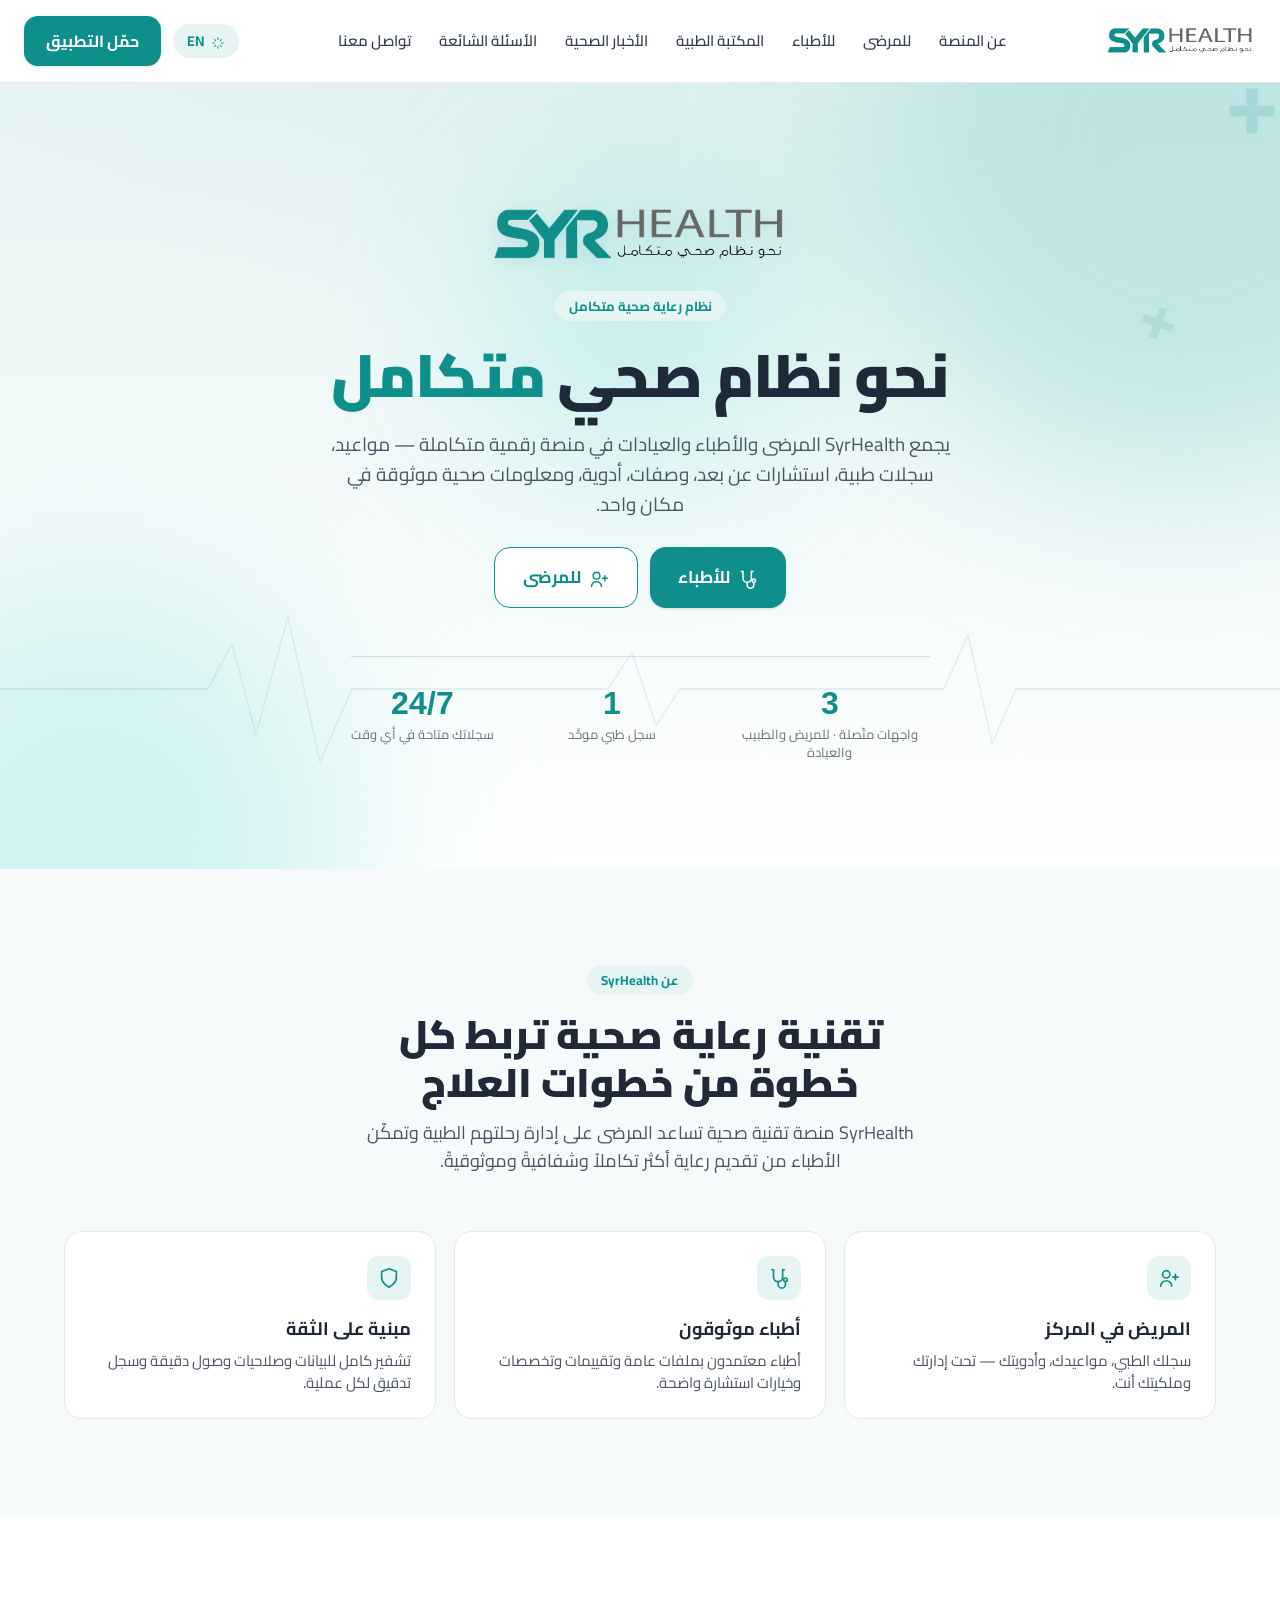
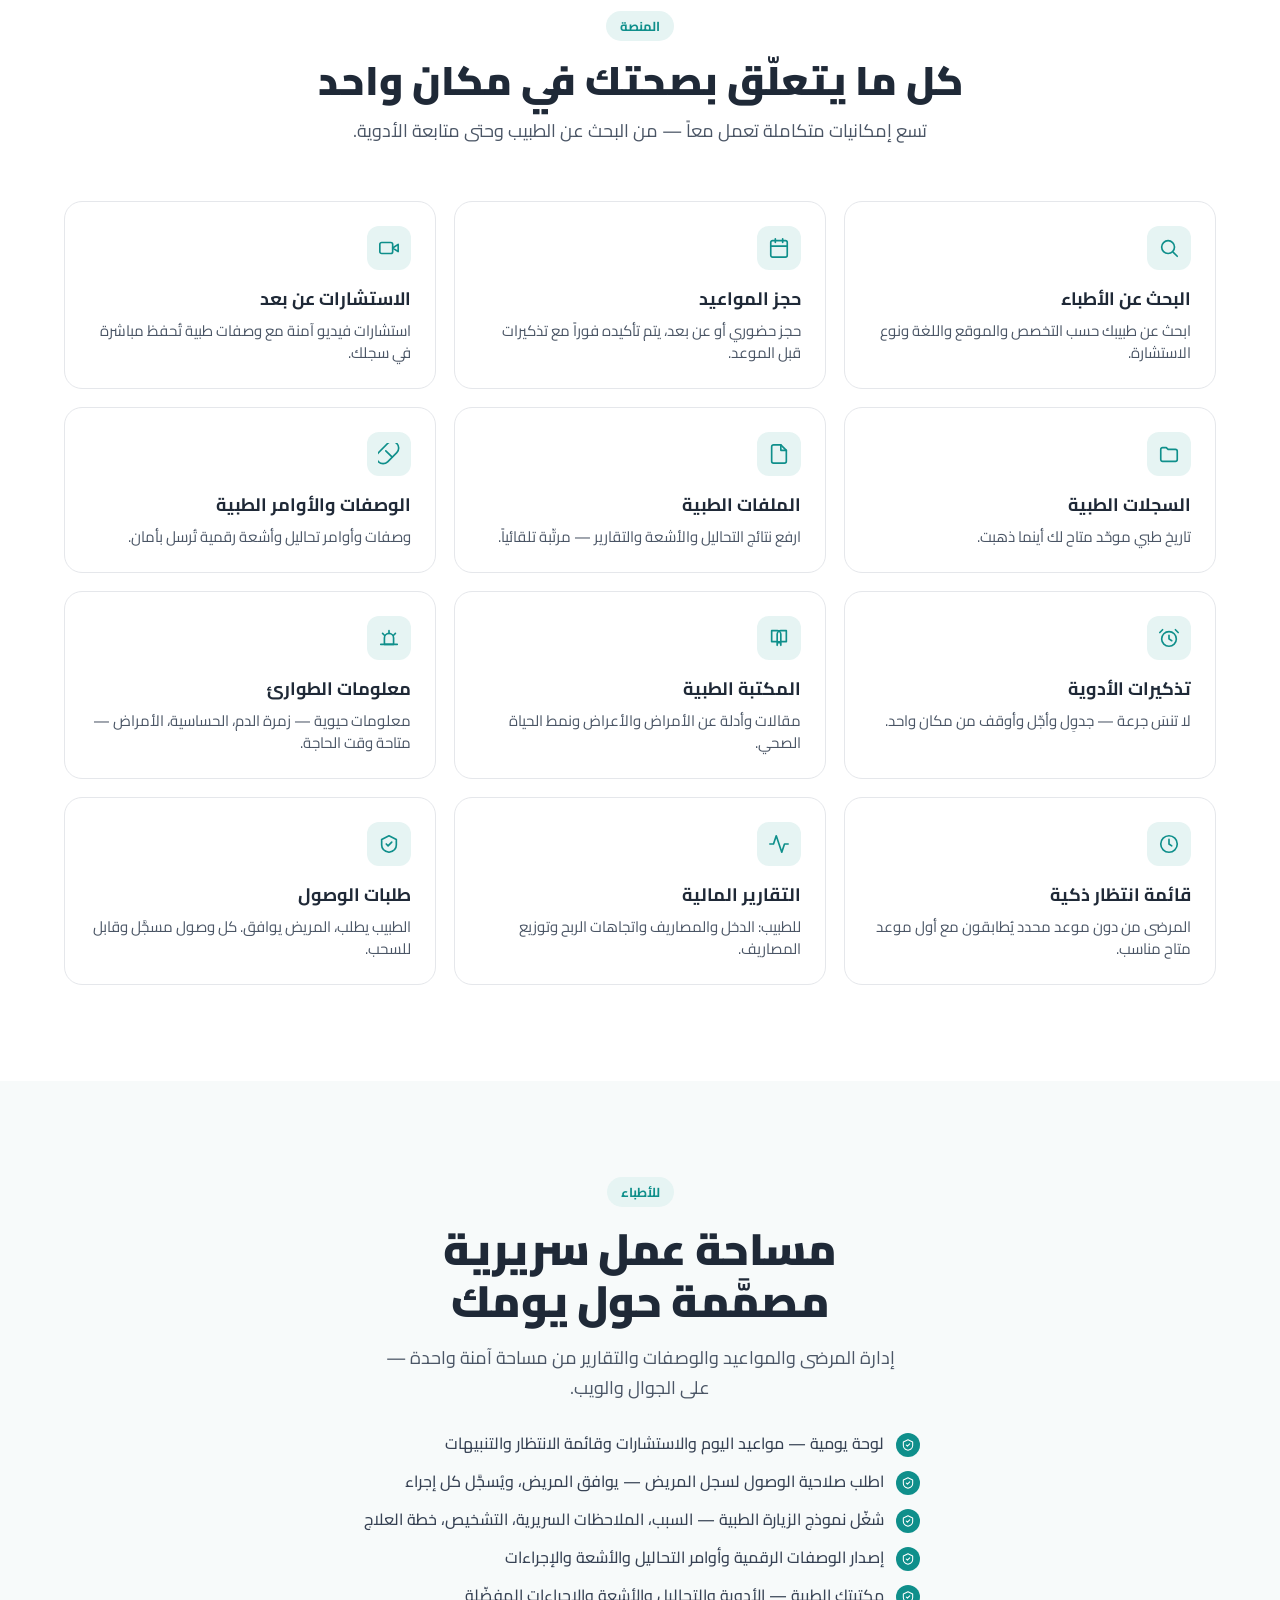
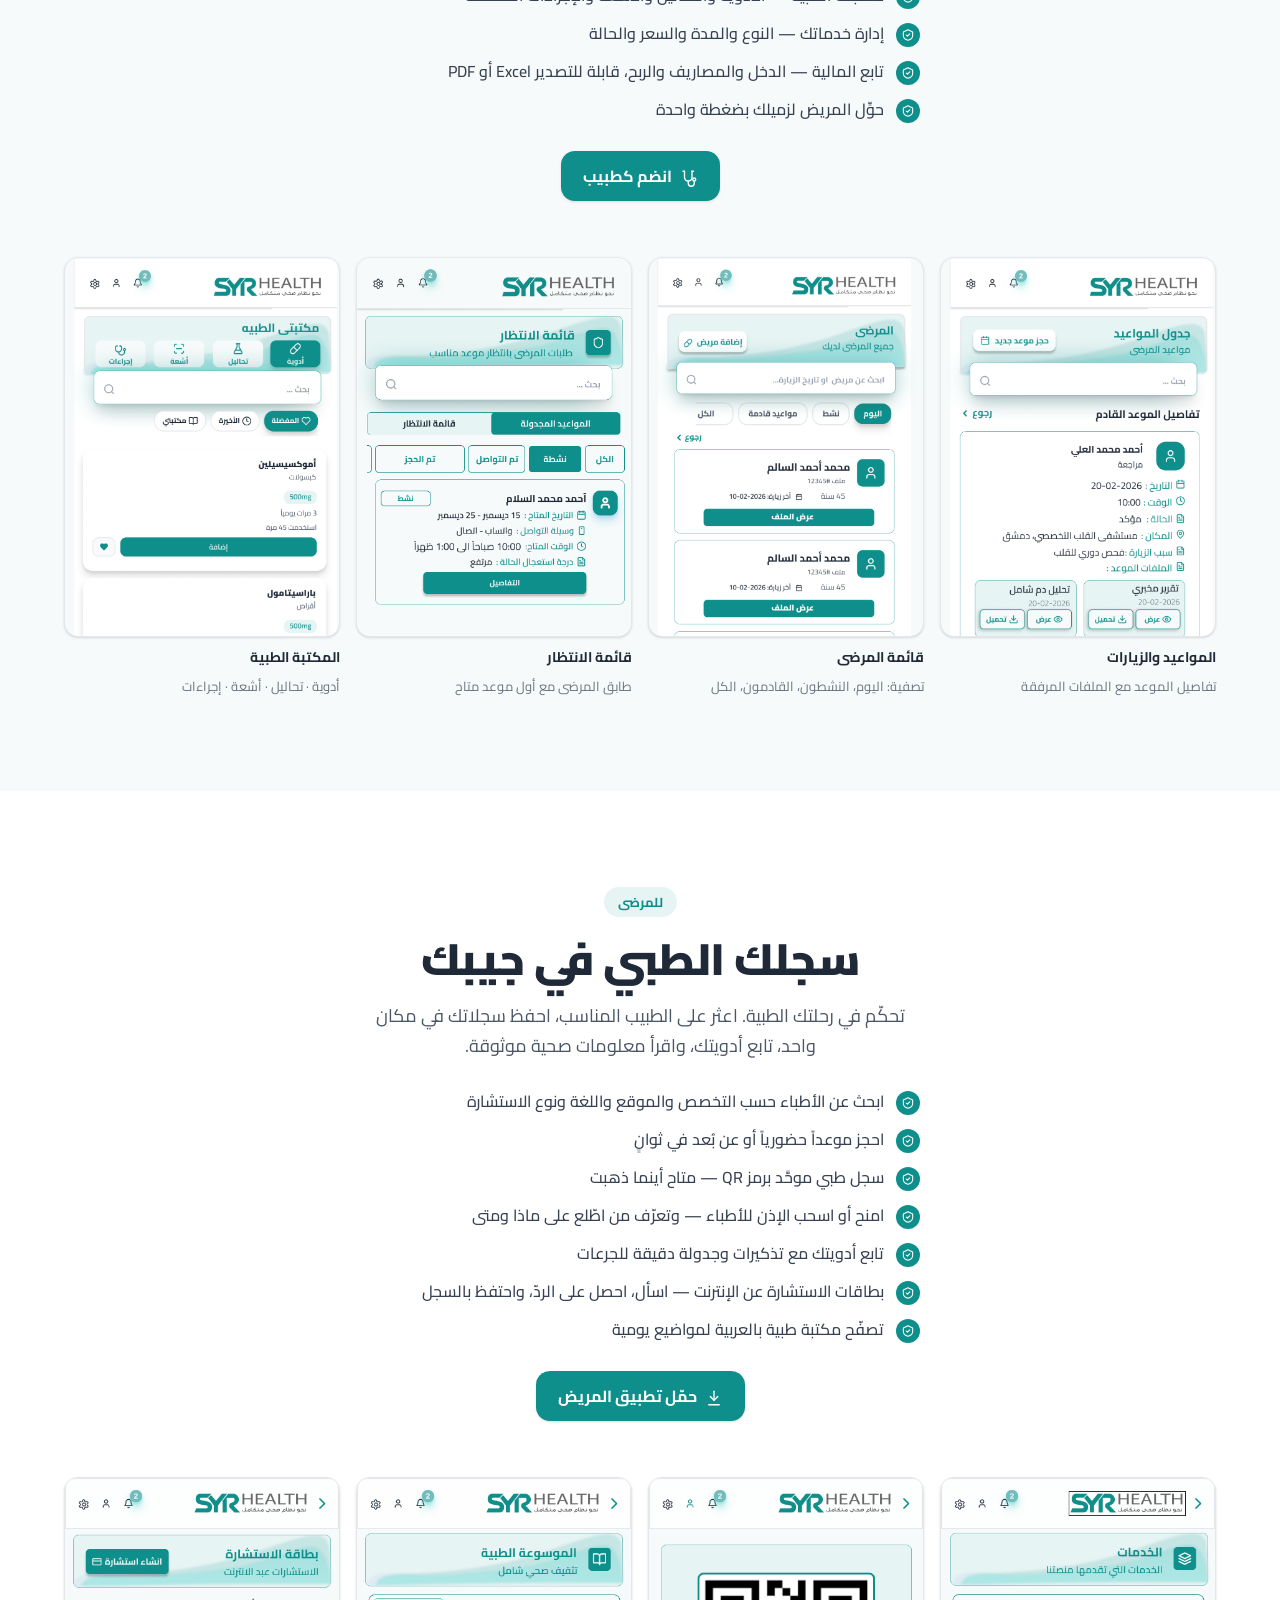
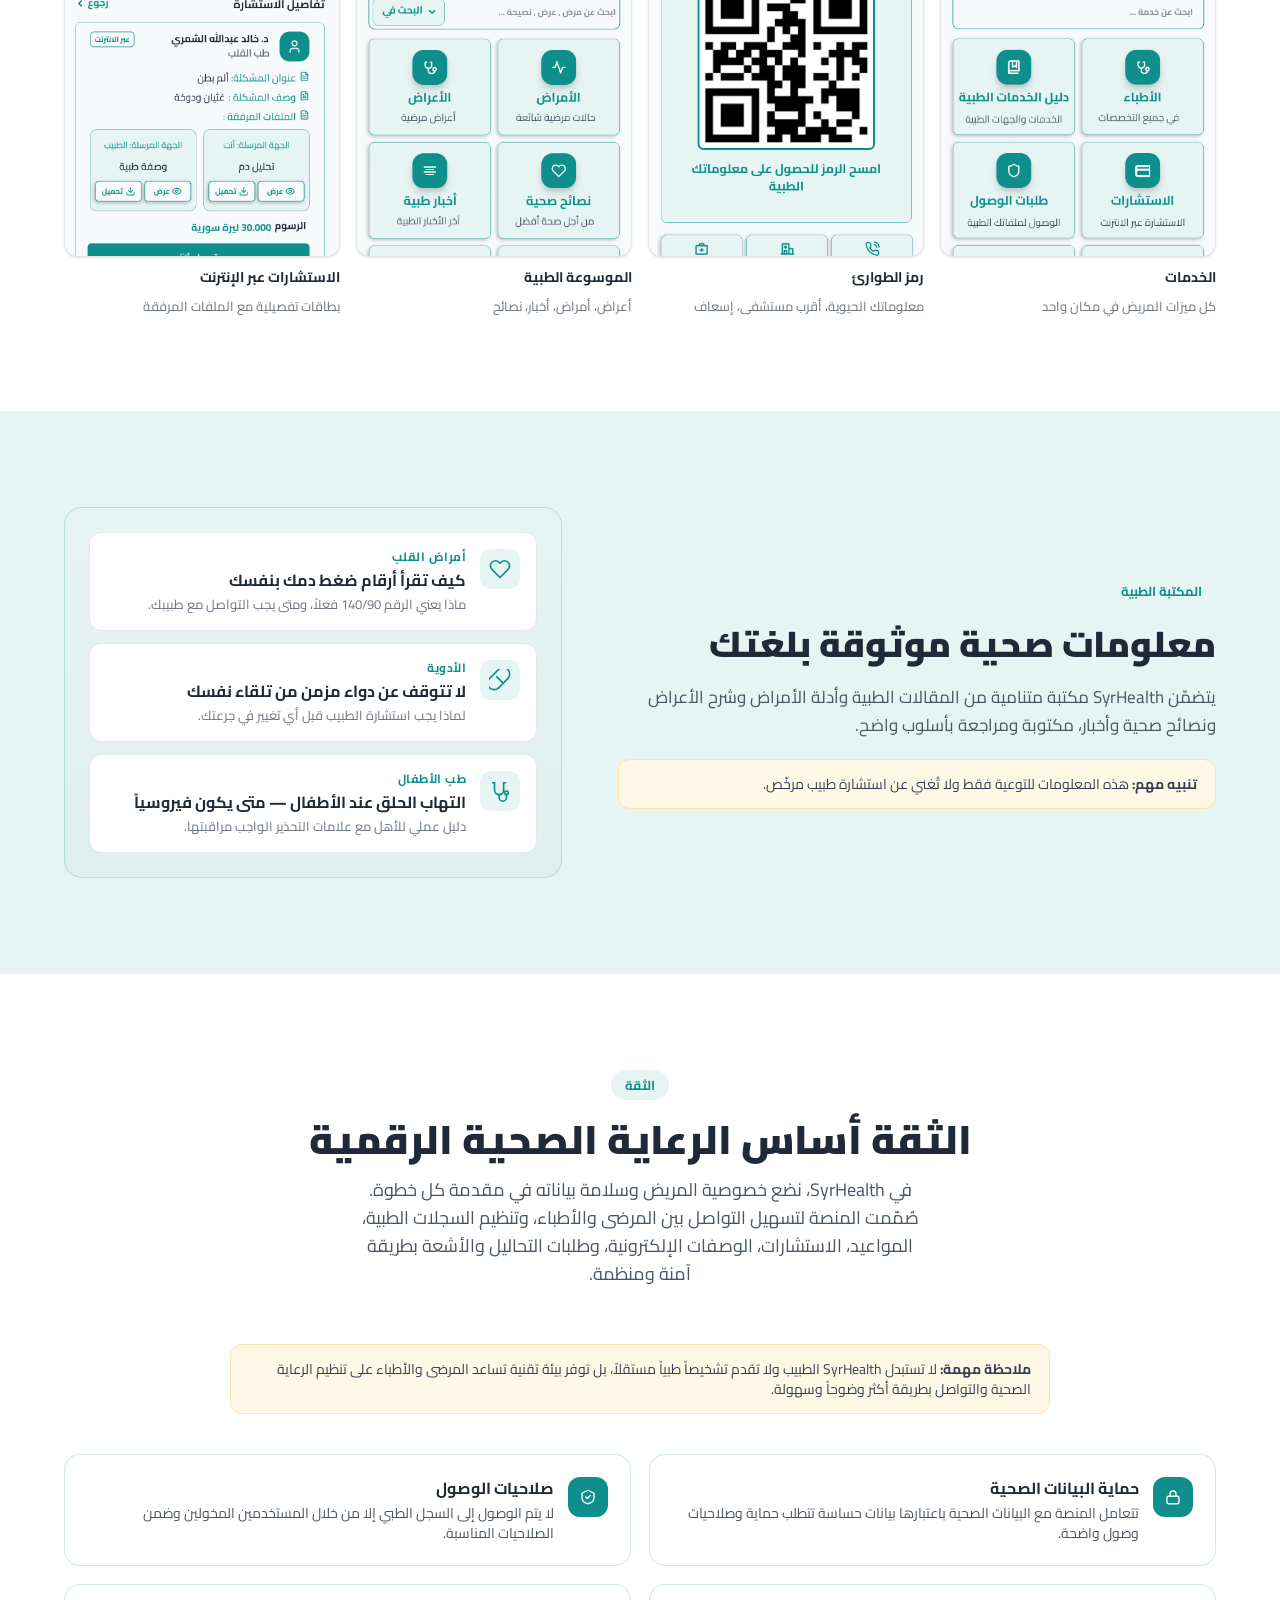
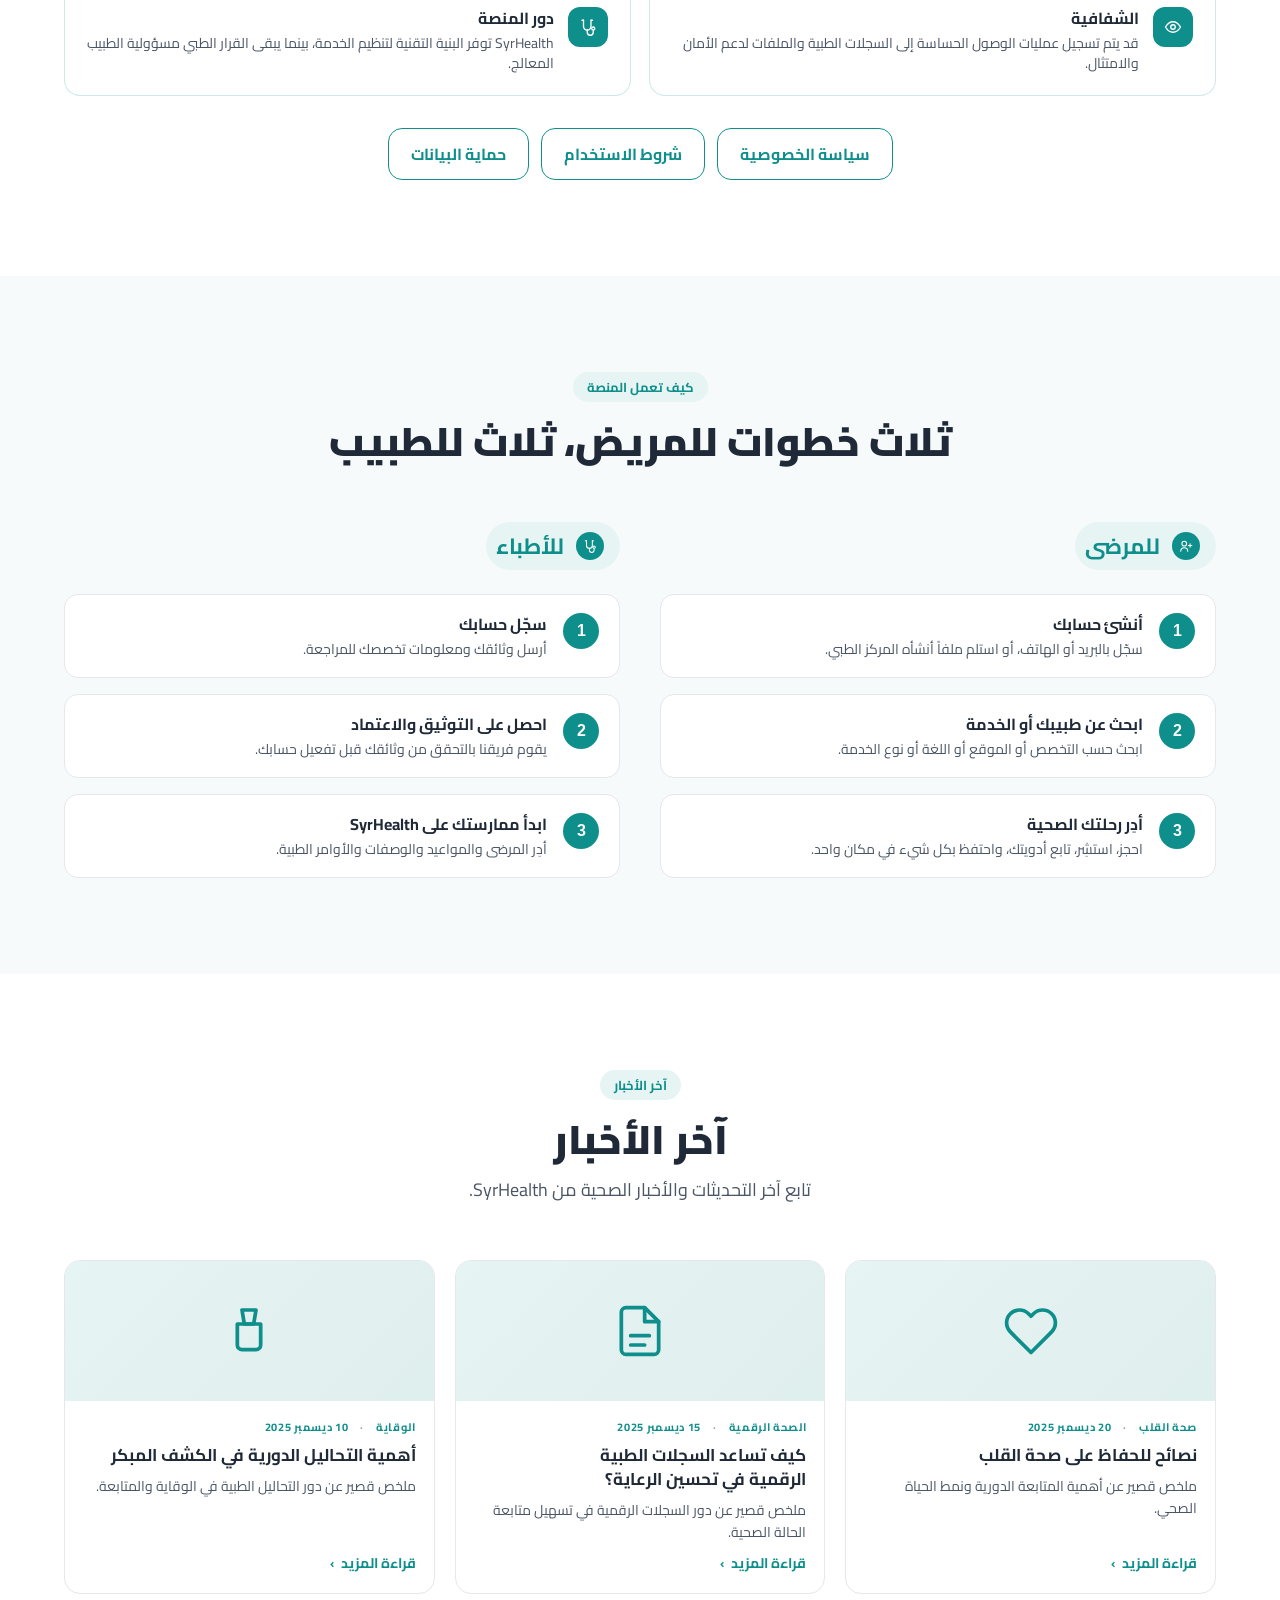
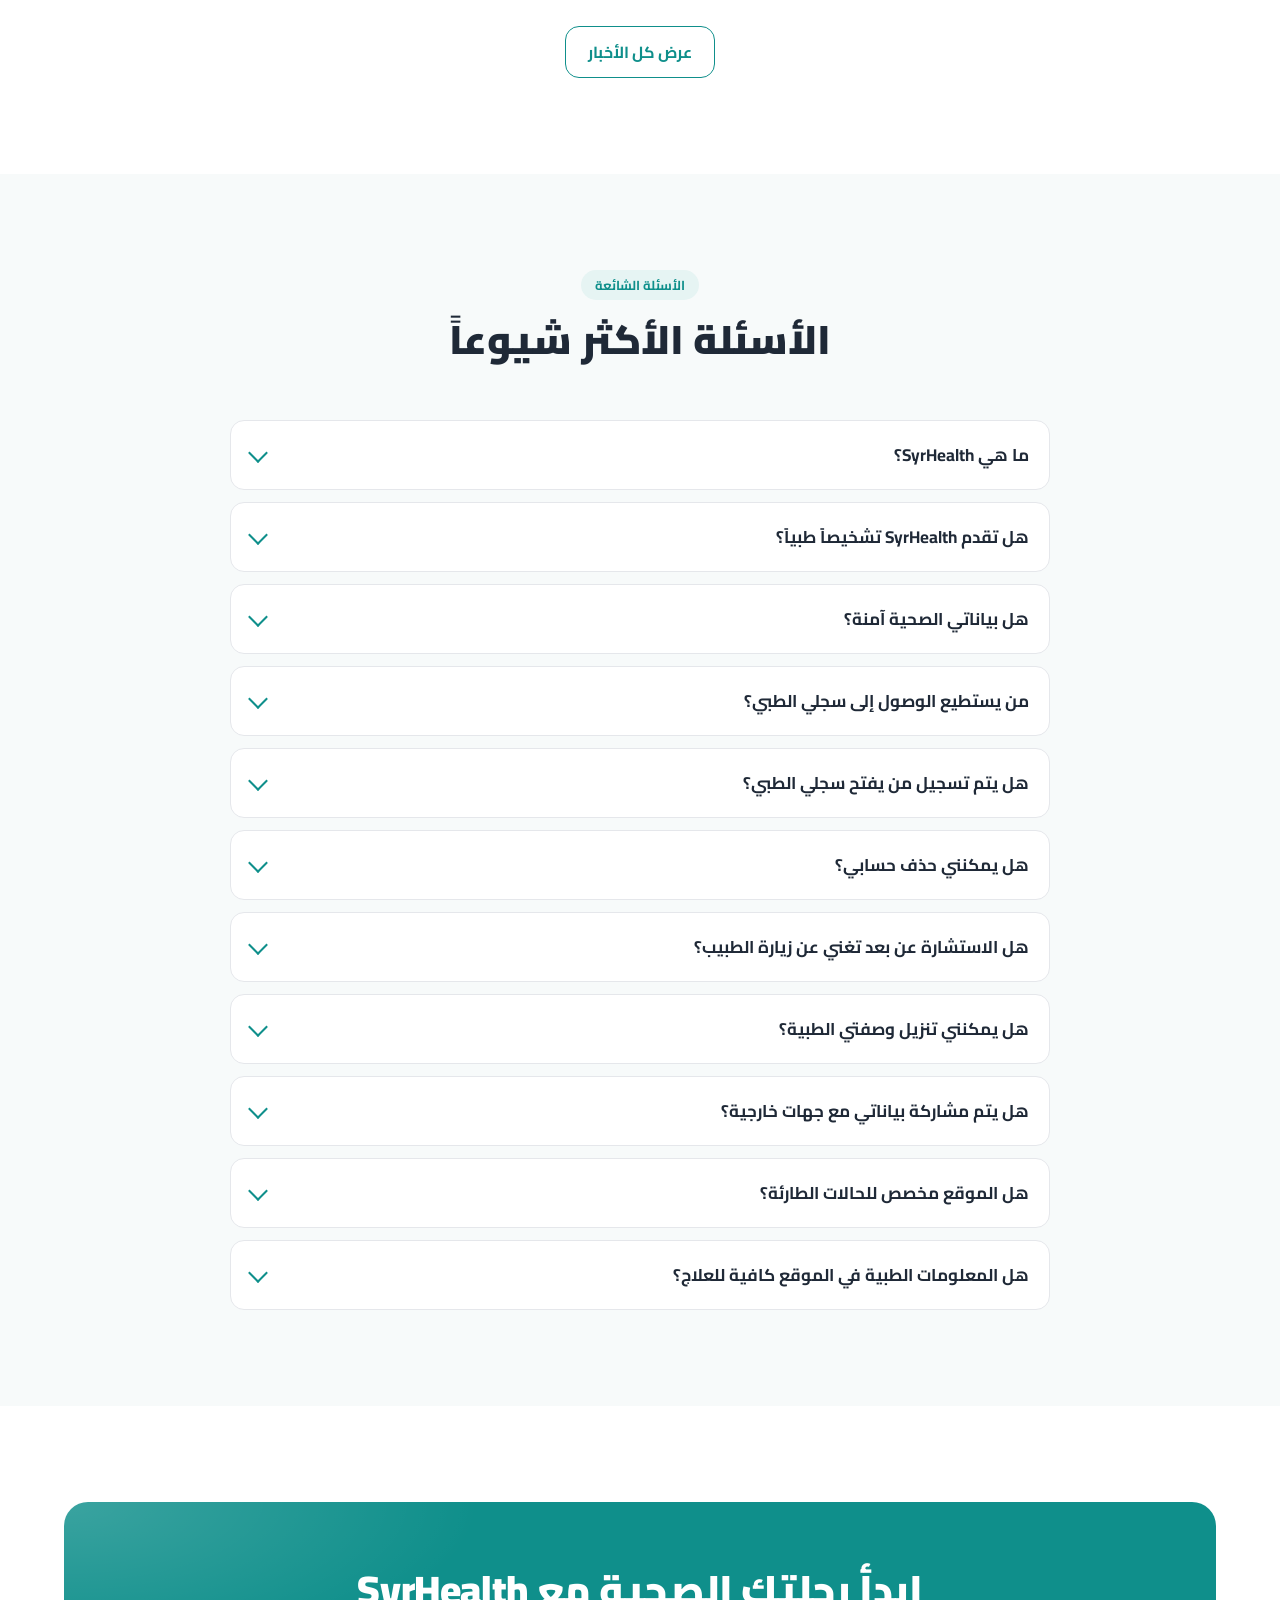
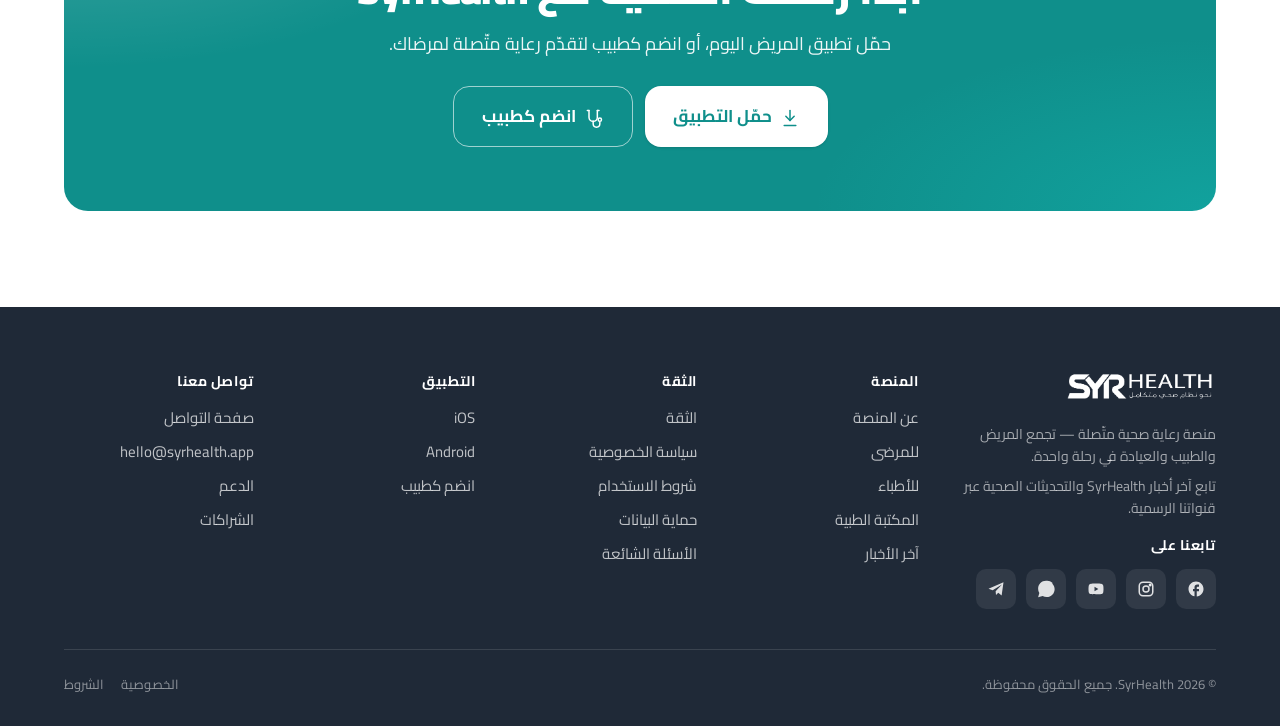
<file: index.html>
<!doctype html>
<html lang="ar" dir="rtl">
<head>
<meta charset="utf-8">
<meta name="viewport" content="width=device-width, initial-scale=1">
<title>SyrHealth — Your connected healthcare journey</title>
<meta name="description" content="A digital healthcare platform connecting patients, doctors, appointments, medical records, consultations, and trusted health information.">
<link rel="stylesheet" href="styles.css">
<link rel="stylesheet" href="forms.css">

<template id="__bundler_thumbnail" data-bg-color="#0F8F8B">
  <svg viewBox="0 0 1200 800" xmlns="http://www.w3.org/2000/svg">
    <rect width="1200" height="800" fill="#0F8F8B"/>
    <g transform="translate(600 400)" fill="#fff">
      <!-- Stylized cross + heartbeat: brand-evocative loading splash -->
      <rect x="-60" y="-180" width="120" height="360" rx="20"/>
      <rect x="-180" y="-60" width="360" height="120" rx="20"/>
    </g>
    <text x="600" y="640" fill="#fff" text-anchor="middle"
          font-family="-apple-system, system-ui, sans-serif"
          font-size="40" font-weight="700" letter-spacing="6">SYR HEALTH</text>
  </svg>
</template>
</head>
<body>

<!-- ============================================================
     Header
     ============================================================ -->
<header class="nav" data-screen-label="00 Nav">
  <div class="nav-inner">
    <a href="#top" class="nav-logo" aria-label="SyrHealth"><img src="assets/syr-health-logo.png" alt="SYR HEALTH"></a>
    <nav class="nav-links">
      <a href="#about"   data-lang="en">Platform</a>         <a href="#about"   data-lang="ar">عن المنصة</a>
      <a href="#patients" data-lang="en">For patients</a>   <a href="#patients" data-lang="ar">للمرضى</a>
      <a href="#doctors"  data-lang="en">For doctors</a>    <a href="#doctors"  data-lang="ar">للأطباء</a>
      <a href="#library"  data-lang="en">Medical library</a><a href="#library"  data-lang="ar">المكتبة الطبية</a>
      <a href="news.html" data-lang="en">Health news</a>    <a href="news.html" data-lang="ar">الأخبار الصحية</a>
      <a href="#faq"      data-lang="en">FAQ</a>            <a href="#faq"      data-lang="ar">الأسئلة الشائعة</a>
      <a href="contact.html" data-lang="en">Contact us</a>  <a href="contact.html" data-lang="ar">تواصل معنا</a>
    </nav>
    <div class="nav-cta">
      <button id="lang-toggle" class="lang-toggle" aria-label="Switch language">
        <span data-icon="sparkle" data-size="14"></span>
        <span id="lang-toggle-label">EN</span>
      </button>
      <a href="download.html" class="btn primary">
        <span data-lang="en">Download app</span>
        <span data-lang="ar">حمّل التطبيق</span>
      </a>
      <button class="nav-burger" id="nav-burger-btn" aria-label="Open menu">
        <svg width="20" height="20" viewBox="0 0 24 24" fill="none" stroke="currentColor" stroke-width="2.2" stroke-linecap="round"><path d="M3 6h18M3 12h18M3 18h18"/></svg>
      </button>
    </div>
  </div>

  <!-- Mobile slide-in nav -->
  <div class="mobile-nav" id="mobile-nav">
    <div class="mobile-nav-panel">
      <button class="close" id="mobile-nav-close" aria-label="Close">×</button>
      <a href="#about"><span data-lang="en">Platform</span><span data-lang="ar">عن المنصة</span></a>
      <a href="#patients"><span data-lang="en">For patients</span><span data-lang="ar">للمرضى</span></a>
      <a href="#doctors"><span data-lang="en">For doctors</span><span data-lang="ar">للأطباء</span></a>
      <a href="#library"><span data-lang="en">Medical library</span><span data-lang="ar">المكتبة الطبية</span></a>
      <a href="news.html"><span data-lang="en">Health news</span><span data-lang="ar">الأخبار الصحية</span></a>
      <a href="#faq"><span data-lang="en">FAQ</span><span data-lang="ar">الأسئلة الشائعة</span></a>
      <a href="contact.html"><span data-lang="en">Contact us</span><span data-lang="ar">تواصل معنا</span></a>
      <div class="divider"></div>
      <a href="doctor-signup.html"><span data-lang="en">Join as doctor</span><span data-lang="ar">انضم كطبيب</span></a>
      <a href="download.html"><span data-lang="en">Download app</span><span data-lang="ar">حمّل التطبيق</span></a>
    </div>
  </div>
</header>

<!-- ============================================================
     1. Hero — centered, single column, rich background
     ============================================================ -->
<section id="top" class="hero" data-screen-label="01 Hero">
  <!-- Layered backgrounds -->
  <div class="hero-bg" aria-hidden="true">
    <span class="hero-blob blob-1"></span>
    <span class="hero-blob blob-2"></span>
    <span class="hero-blob blob-3"></span>
    <svg class="hero-pulse" viewBox="0 0 1600 220" preserveAspectRatio="none">
      <path d="M0 110 L260 110 L290 60 L320 160 L360 30 L400 190 L440 110 L760 110 L790 70 L820 150 L850 110 L1180 110 L1210 50 L1240 170 L1270 110 L1600 110"
            fill="none" stroke="currentColor" stroke-width="2" stroke-linecap="round" stroke-linejoin="round" />
    </svg>
    <svg class="hero-cross" viewBox="0 0 100 100" aria-hidden="true">
      <path d="M40 10h20v30h30v20H60v30H40V60H10V40h30z" fill="currentColor" />
    </svg>
    <svg class="hero-cross hero-cross-2" viewBox="0 0 100 100" aria-hidden="true">
      <path d="M40 10h20v30h30v20H60v30H40V60H10V40h30z" fill="currentColor" />
    </svg>
  </div>

  <div class="container">
    <div class="hero-center">
      <img src="assets/syr-health-logo.png" alt="SYR HEALTH" class="hero-logo">
      <span class="eyebrow">
        <span data-lang="en">A complete healthcare system</span>
        <span data-lang="ar">نظام رعاية صحية متكامل</span>
      </span>
      <h1>
        <span data-lang="en">Towards a <span class="accent">complete</span> healthcare system</span>
        <span data-lang="ar" style="font-weight: 900">نحو نظام صحي <span class="accent">متكامل</span></span>
      </h1>
      <p>
        <span data-lang="en">SyrHealth brings patients, doctors, and clinics into one connected digital platform — appointments, medical records, online consultations, prescriptions, medications, and trusted health information, all in one place.</span>
        <span data-lang="ar">يجمع SyrHealth المرضى والأطباء والعيادات في منصة رقمية متكاملة — مواعيد، سجلات طبية، استشارات عن بعد، وصفات، أدوية، ومعلومات صحية موثوقة في مكان واحد.</span>
      </p>
      <div class="hero-ctas">
        <a class="btn primary lg" href="#doctors">
          <span data-icon="stethoscope" data-size="20"></span>
          <span data-lang="en">For doctors</span>
          <span data-lang="ar">للأطباء</span>
        </a>
        <a class="btn outline lg" href="#patients">
          <span data-icon="user_plus" data-size="20"></span>
          <span data-lang="en">For patients</span>
          <span data-lang="ar">للمرضى</span>
        </a>
      </div>
      <div class="hero-stats">
        <div>
          <div class="stat-num">3</div>
          <div class="stat-lbl">
            <span data-lang="en">connected surfaces · patient, doctor, clinic</span>
            <span data-lang="ar">واجهات متّصلة · للمريض والطبيب والعيادة</span>
          </div>
        </div>
        <div>
          <div class="stat-num">1</div>
          <div class="stat-lbl">
            <span data-lang="en">unified medical record</span>
            <span data-lang="ar">سجل طبي موحَّد</span>
          </div>
        </div>
        <div>
          <div class="stat-num">24/7</div>
          <div class="stat-lbl">
            <span data-lang="en">records, available anytime</span>
            <span data-lang="ar">سجلاتك متاحة في أي وقت</span>
          </div>
        </div>
      </div>
    </div>
  </div>
</section>

<!-- ============================================================
     2. About SyrHealth
     ============================================================ -->
<section id="about" class="section muted" data-screen-label="02 About">
  <div class="container">
    <div class="section-head">
      <span class="eyebrow">
        <span data-lang="en">About SyrHealth</span><span data-lang="ar">عن SyrHealth</span>
      </span>
      <h2>
        <span data-lang="en">Healthcare technology that connects every step of care</span>
        <span data-lang="ar">تقنية رعاية صحية تربط كل خطوة من خطوات العلاج</span>
      </h2>
      <p>
        <span data-lang="en">SyrHealth is a healthcare technology platform that helps patients manage their medical journey and helps doctors provide more connected, transparent, and accountable care.</span>
        <span data-lang="ar">SyrHealth منصة تقنية صحية تساعد المرضى على إدارة رحلتهم الطبية وتمكّن الأطباء من تقديم رعاية أكثر تكاملاً وشفافيةً وموثوقيةً.</span>
      </p>
    </div>
    <div class="cards-grid" style="grid-template-columns: repeat(3, 1fr);">
      <div class="feature-card">
        <span class="ic" data-icon="user_plus"></span>
        <h3><span data-lang="en">Patient at the center</span><span data-lang="ar">المريض في المركز</span></h3>
        <p>
          <span data-lang="en">Your medical record, your appointments, your medications — owned and managed by you.</span>
          <span data-lang="ar">سجلك الطبي، مواعيدك، وأدويتك — تحت إدارتك وملكيتك أنت.</span>
        </p>
      </div>
      <div class="feature-card">
        <span class="ic" data-icon="stethoscope"></span>
        <h3><span data-lang="en">Trusted clinicians</span><span data-lang="ar">أطباء موثوقون</span></h3>
        <p>
          <span data-lang="en">Verified doctors with public profiles, ratings, specialties, and clear consultation options.</span>
          <span data-lang="ar">أطباء معتمدون بملفات عامة وتقييمات وتخصصات وخيارات استشارة واضحة.</span>
        </p>
      </div>
      <div class="feature-card">
        <span class="ic" data-icon="shield"></span>
        <h3><span data-lang="en">Built on trust</span><span data-lang="ar">مبنية على الثقة</span></h3>
        <p>
          <span data-lang="en">Encrypted data, granular access permissions, and full audit trails on every record.</span>
          <span data-lang="ar">تشفير كامل للبيانات وصلاحيات وصول دقيقة وسجل تدقيق لكل عملية.</span>
        </p>
      </div>
    </div>
  </div>
</section>

<!-- ============================================================
     3. What SyrHealth Offers
     ============================================================ -->
<section id="offers" class="section" data-screen-label="03 Offers">
  <div class="container">
    <div class="section-head">
      <span class="eyebrow">
        <span data-lang="en">The platform</span><span data-lang="ar">المنصة</span>
      </span>
      <h2>
        <span data-lang="en">Everything healthcare, in one place</span>
        <span data-lang="ar">كل ما يتعلّق بصحتك في مكان واحد</span>
      </h2>
      <p>
        <span data-lang="en">Nine connected capabilities working together — from finding a doctor to following up on your medications.</span>
        <span data-lang="ar">تسع إمكانيات متكاملة تعمل معاً — من البحث عن الطبيب وحتى متابعة الأدوية.</span>
      </p>
    </div>

    <div class="cards-grid">
      <div class="feature-card"><span class="ic" data-icon="search"></span>
        <h3><span data-lang="en">Find doctors</span><span data-lang="ar">البحث عن الأطباء</span></h3>
        <p><span data-lang="en">Search by specialty, location, language, and consultation type.</span><span data-lang="ar">ابحث عن طبيبك حسب التخصص والموقع واللغة ونوع الاستشارة.</span></p>
      </div>
      <div class="feature-card"><span class="ic" data-icon="calendar"></span>
        <h3><span data-lang="en">Book appointments</span><span data-lang="ar">حجز المواعيد</span></h3>
        <p><span data-lang="en">In-clinic or remote — confirmed in real time, with reminders.</span><span data-lang="ar">حجز حضوري أو عن بعد، يتم تأكيده فوراً مع تذكيرات قبل الموعد.</span></p>
      </div>
      <div class="feature-card"><span class="ic" data-icon="video"></span>
        <h3><span data-lang="en">Online consultations</span><span data-lang="ar">الاستشارات عن بعد</span></h3>
        <p><span data-lang="en">Secure video consultations with prescriptions issued straight to your record.</span><span data-lang="ar">استشارات فيديو آمنة مع وصفات طبية تُحفظ مباشرة في سجلك.</span></p>
      </div>
      <div class="feature-card"><span class="ic" data-icon="folder"></span>
        <h3><span data-lang="en">Medical records</span><span data-lang="ar">السجلات الطبية</span></h3>
        <p><span data-lang="en">A unified medical history accessible to you wherever you go.</span><span data-lang="ar">تاريخ طبي موحّد متاح لك أينما ذهبت.</span></p>
      </div>
      <div class="feature-card"><span class="ic" data-icon="file"></span>
        <h3><span data-lang="en">Medical files</span><span data-lang="ar">الملفات الطبية</span></h3>
        <p><span data-lang="en">Upload lab results, imaging, and reports — organized automatically.</span><span data-lang="ar">ارفع نتائج التحاليل والأشعة والتقارير — مرتّبة تلقائياً.</span></p>
      </div>
      <div class="feature-card"><span class="ic" data-icon="pill"></span>
        <h3><span data-lang="en">Prescriptions & orders</span><span data-lang="ar">الوصفات والأوامر الطبية</span></h3>
        <p><span data-lang="en">Digital prescriptions, lab, and imaging orders sent securely.</span><span data-lang="ar">وصفات وأوامر تحاليل وأشعة رقمية تُرسل بأمان.</span></p>
      </div>
      <div class="feature-card"><span class="ic" data-icon="alarm"></span>
        <h3><span data-lang="en">Medication reminders</span><span data-lang="ar">تذكيرات الأدوية</span></h3>
        <p><span data-lang="en">Never miss a dose — schedule, snooze, and pause from one place.</span><span data-lang="ar">لا تنسَ جرعة — جدوِل وأجّل وأوقف من مكان واحد.</span></p>
      </div>
      <div class="feature-card"><span class="ic" data-icon="book"></span>
        <h3><span data-lang="en">Medical library</span><span data-lang="ar">المكتبة الطبية</span></h3>
        <p><span data-lang="en">Articles and guides on conditions, symptoms, and healthy living.</span><span data-lang="ar">مقالات وأدلة عن الأمراض والأعراض ونمط الحياة الصحي.</span></p>
      </div>
      <div class="feature-card"><span class="ic" data-icon="siren"></span>
        <h3><span data-lang="en">Emergency information</span><span data-lang="ar">معلومات الطوارئ</span></h3>
        <p><span data-lang="en">Critical info — blood type, allergies, conditions — accessible when it matters.</span><span data-lang="ar">معلومات حيوية — زمرة الدم، الحساسية، الأمراض — متاحة وقت الحاجة.</span></p>
      </div>
      <div class="feature-card"><span class="ic" data-icon="clock"></span>
        <h3><span data-lang="en">Smart waiting list</span><span data-lang="ar">قائمة انتظار ذكية</span></h3>
        <p><span data-lang="en">Patients without a fixed slot get matched to the next available opening.</span><span data-lang="ar">المرضى من دون موعد محدد يُطابقون مع أول موعد متاح مناسب.</span></p>
      </div>
      <div class="feature-card"><span class="ic" data-icon="activity"></span>
        <h3><span data-lang="en">Financial reports</span><span data-lang="ar">التقارير المالية</span></h3>
        <p><span data-lang="en">For doctors: income, expenses, profit trends, and category breakdowns.</span><span data-lang="ar">للطبيب: الدخل والمصاريف واتجاهات الربح وتوزيع المصاريف.</span></p>
      </div>
      <div class="feature-card"><span class="ic" data-icon="check_badge"></span>
        <h3><span data-lang="en">Access requests</span><span data-lang="ar">طلبات الوصول</span></h3>
        <p><span data-lang="en">Doctors request — patients approve. Every access is logged and reversible.</span><span data-lang="ar">الطبيب يطلب، المريض يوافق. كل وصول مسجَّل وقابل للسحب.</span></p>
      </div>
    </div>
  </div>
</section>

<!-- ============================================================
     4. For Doctors — showcase
     ============================================================ -->
<section id="doctors" class="section muted showcase" data-screen-label="04 Doctors">
  <div class="container">
    <div class="showcase-grid">
      <div class="copy">
        <span class="eyebrow">
          <span data-lang="en">For doctors</span><span data-lang="ar">للأطباء</span>
        </span>
        <h2>
          <span data-lang="en">A clinical workspace built around your day</span>
          <span data-lang="ar">مساحة عمل سريرية مصمَّمة حول يومك</span>
        </h2>
        <p>
          <span data-lang="en">Manage patients, appointments, prescriptions, and reports from one secure space — on mobile and on the web.</span>
          <span data-lang="ar">إدارة المرضى والمواعيد والوصفات والتقارير من مساحة آمنة واحدة — على الجوال والويب.</span>
        </p>
        <ul class="bullet-list">
          <li><span class="check" data-icon="check_badge" data-size="14"></span><span data-lang="en">Daily dashboard — today's appointments, consultations, waiting list, alerts</span><span data-lang="ar">لوحة يومية — مواعيد اليوم والاستشارات وقائمة الانتظار والتنبيهات</span></li>
          <li><span class="check" data-icon="check_badge" data-size="14"></span><span data-lang="en">Request patient-record access — patients approve, every action logged</span><span data-lang="ar">اطلب صلاحية الوصول لسجل المريض — يوافق المريض، ويُسجَّل كل إجراء</span></li>
          <li><span class="check" data-icon="check_badge" data-size="14"></span><span data-lang="en">Run the medical-visit form — reason, clinical notes, diagnosis, treatment plan</span><span data-lang="ar">شغّل نموذج الزيارة الطبية — السبب، الملاحظات السريرية، التشخيص، خطة العلاج</span></li>
          <li><span class="check" data-icon="check_badge" data-size="14"></span><span data-lang="en">Issue digital prescriptions, lab, imaging, and procedure orders</span><span data-lang="ar">إصدار الوصفات الرقمية وأوامر التحاليل والأشعة والإجراءات</span></li>
          <li><span class="check" data-icon="check_badge" data-size="14"></span><span data-lang="en">Your medical library — favorite drugs, labs, imaging, procedures</span><span data-lang="ar">مكتبتك الطبية — الأدوية والتحاليل والأشعة والإجراءات المفضّلة</span></li>
          <li><span class="check" data-icon="check_badge" data-size="14"></span><span data-lang="en">Manage your services — type, duration, price, active state</span><span data-lang="ar">إدارة خدماتك — النوع والمدة والسعر والحالة</span></li>
          <li><span class="check" data-icon="check_badge" data-size="14"></span><span data-lang="en">Track finances — income, expenses, profit, export to Excel or PDF</span><span data-lang="ar">تابع المالية — الدخل والمصاريف والربح، قابلة للتصدير Excel أو PDF</span></li>
          <li><span class="check" data-icon="check_badge" data-size="14"></span><span data-lang="en">Refer patients to colleagues with one tap</span><span data-lang="ar">حوِّل المريض لزميلك بضغطة واحدة</span></li>
        </ul>
        <a class="btn primary" href="doctor-signup.html">
          <span data-icon="stethoscope" data-size="18"></span>
          <span data-lang="en">Join as doctor</span>
          <span data-lang="ar">انضم كطبيب</span>
        </a>
      </div>

    </div>

    <!-- Strip of doctor-side feature thumbnails -->
    <div class="screen-strip">
      <div class="screen-thumb">
        <div class="img-wrap"><img src="assets/screens/doctor-schedule.png" alt=""></div>
        <div class="lbl"><span data-lang="en">Schedule & visits</span><span data-lang="ar">المواعيد والزيارات</span></div>
        <div class="desc"><span data-lang="en">Appointment details with attached files</span><span data-lang="ar">تفاصيل الموعد مع الملفات المرفقة</span></div>
      </div>
      <div class="screen-thumb">
        <div class="img-wrap"><img src="assets/screens/doctor-patients.png" alt=""></div>
        <div class="lbl"><span data-lang="en">Patient list</span><span data-lang="ar">قائمة المرضى</span></div>
        <div class="desc"><span data-lang="en">Filter by today, active, upcoming, all</span><span data-lang="ar">تصفية: اليوم، النشطون، القادمون، الكل</span></div>
      </div>
      <div class="screen-thumb">
        <div class="img-wrap"><img src="assets/screens/doctor-waiting.png" alt=""></div>
        <div class="lbl"><span data-lang="en">Waiting list</span><span data-lang="ar">قائمة الانتظار</span></div>
        <div class="desc"><span data-lang="en">Match patients to the next open slot</span><span data-lang="ar">طابق المرضى مع أول موعد متاح</span></div>
      </div>
      <div class="screen-thumb">
        <div class="img-wrap"><img src="assets/screens/doctor-library.png" alt=""></div>
        <div class="lbl"><span data-lang="en">Doctor library</span><span data-lang="ar">المكتبة الطبية</span></div>
        <div class="desc"><span data-lang="en">Drugs · labs · imaging · procedures</span><span data-lang="ar">أدوية · تحاليل · أشعة · إجراءات</span></div>
      </div>
    </div>
  </div>
</section>

<!-- ============================================================
     5. For Patients — showcase
     ============================================================ -->
<section id="patients" class="section showcase" data-screen-label="05 Patients">
  <div class="container">
    <div class="showcase-grid">
      <div class="copy">
        <span class="eyebrow">
          <span data-lang="en">For patients</span><span data-lang="ar">للمرضى</span>
        </span>
        <h2>
          <span data-lang="en">Your medical record, in your pocket</span>
          <span data-lang="ar">سجلك الطبي في جيبك</span>
        </h2>
        <p>
          <span data-lang="en">Take control of your medical journey. Find the right doctor, keep your records in one place, follow your medications, and read trusted health information.</span>
          <span data-lang="ar">تحكّم في رحلتك الطبية. اعثر على الطبيب المناسب، احفظ سجلاتك في مكان واحد، تابع أدويتك، واقرأ معلومات صحية موثوقة.</span>
        </p>
        <ul class="bullet-list">
          <li><span class="check" data-icon="check_badge" data-size="14"></span><span data-lang="en">Search doctors by specialty, location, language, and consultation type</span><span data-lang="ar">ابحث عن الأطباء حسب التخصص والموقع واللغة ونوع الاستشارة</span></li>
          <li><span class="check" data-icon="check_badge" data-size="14"></span><span data-lang="en">Book in-clinic or remote appointments in seconds</span><span data-lang="ar">احجز موعداً حضورياً أو عن بُعد في ثوانٍ</span></li>
          <li><span class="check" data-icon="check_badge" data-size="14"></span><span data-lang="en">A unified medical record with QR — accessible anywhere</span><span data-lang="ar">سجل طبي موحَّد برمز QR — متاح أينما ذهبت</span></li>
          <li><span class="check" data-icon="check_badge" data-size="14"></span><span data-lang="en">Grant and revoke doctor access — see who looked at what, when</span><span data-lang="ar">امنح أو اسحب الإذن للأطباء — وتعرّف من اطّلع على ماذا ومتى</span></li>
          <li><span class="check" data-icon="check_badge" data-size="14"></span><span data-lang="en">Follow medications with reminders and dose tracking</span><span data-lang="ar">تابع أدويتك مع تذكيرات وجدولة دقيقة للجرعات</span></li>
          <li><span class="check" data-icon="check_badge" data-size="14"></span><span data-lang="en">Online consultation cards — ask, get a reply, keep the record</span><span data-lang="ar">بطاقات الاستشارة عن الإنترنت — اسأل، احصل على الردّ، واحتفظ بالسجل</span></li>
          <li><span class="check" data-icon="check_badge" data-size="14"></span><span data-lang="en">Browse a medical library written in Arabic for everyday topics</span><span data-lang="ar">تصفّح مكتبة طبية بالعربية لمواضيع يومية</span></li>
        </ul>
        <a class="btn primary" href="download.html">
          <span data-icon="download" data-size="18"></span>
          <span data-lang="en">Download patient app</span>
          <span data-lang="ar">حمّل تطبيق المريض</span>
        </a>
      </div>

    </div>

    <div class="screen-strip">
      <div class="screen-thumb">
        <div class="img-wrap"><img src="assets/screens/patient-services.png" alt=""></div>
        <div class="lbl"><span data-lang="en">All services</span><span data-lang="ar">الخدمات</span></div>
        <div class="desc"><span data-lang="en">Every patient feature in one place</span><span data-lang="ar">كل ميزات المريض في مكان واحد</span></div>
      </div>
      <div class="screen-thumb">
        <div class="img-wrap"><img src="assets/screens/patient-emergency.png" alt=""></div>
        <div class="lbl"><span data-lang="en">Emergency QR</span><span data-lang="ar">رمز الطوارئ</span></div>
        <div class="desc"><span data-lang="en">Vital info, nearest hospital, ambulance</span><span data-lang="ar">معلوماتك الحيوية، أقرب مستشفى، إسعاف</span></div>
      </div>
      <div class="screen-thumb">
        <div class="img-wrap"><img src="assets/screens/patient-encyclopedia.png" alt=""></div>
        <div class="lbl"><span data-lang="en">Medical encyclopedia</span><span data-lang="ar">الموسوعة الطبية</span></div>
        <div class="desc"><span data-lang="en">Symptoms, conditions, news, advice</span><span data-lang="ar">أعراض، أمراض، أخبار، نصائح</span></div>
      </div>
      <div class="screen-thumb">
        <div class="img-wrap"><img src="assets/screens/patient-consult-detail.png" alt=""></div>
        <div class="lbl"><span data-lang="en">Online consultations</span><span data-lang="ar">الاستشارات عبر الإنترنت</span></div>
        <div class="desc"><span data-lang="en">Detailed cards with attached files</span><span data-lang="ar">بطاقات تفصيلية مع الملفات المرفقة</span></div>
      </div>
    </div>
  </div>
</section>

<!-- ============================================================
     6. Medical Library
     ============================================================ -->
<section id="library" class="section mint" data-screen-label="06 Library">
  <div class="container library">
    <div class="copy">
      <span class="eyebrow">
        <span data-lang="en">Medical library</span><span data-lang="ar">المكتبة الطبية</span>
      </span>
      <h2>
        <span data-lang="en">Trusted health information, in your language</span>
        <span data-lang="ar">معلومات صحية موثوقة بلغتك</span>
      </h2>
      <p>
        <span data-lang="en">SyrHealth ships with a continuously growing library of medical articles, condition guides, symptom explainers, health advice, and news — written and reviewed for clarity.</span>
        <span data-lang="ar">يتضمّن SyrHealth مكتبة متنامية من المقالات الطبية وأدلة الأمراض وشرح الأعراض ونصائح صحية وأخبار، مكتوبة ومراجعة بأسلوب واضح.</span>
      </p>
      <div class="disclaimer">
        <strong><span data-lang="en">Important</span><span data-lang="ar">تنبيه مهم</span>:</strong>
        <span data-lang="en"> the medical content is for awareness only and does not replace a consultation with a licensed doctor.</span>
        <span data-lang="ar"> هذه المعلومات للتوعية فقط ولا تُغني عن استشارة طبيب مرخّص.</span>
      </div>
    </div>
    <div class="article-stack">
      <div class="article-card">
        <span class="ic" data-icon="heart"></span>
        <div>
          <div class="meta"><span data-lang="en">CARDIOLOGY</span><span data-lang="ar">أمراض القلب</span></div>
          <h4><span data-lang="en">Reading your blood pressure numbers</span><span data-lang="ar">كيف تقرأ أرقام ضغط دمك بنفسك</span></h4>
          <p><span data-lang="en">What 140/90 actually means, and when to call your doctor.</span><span data-lang="ar">ماذا يعني الرقم 140/90 فعلاً، ومتى يجب التواصل مع طبيبك.</span></p>
        </div>
      </div>
      <div class="article-card">
        <span class="ic" data-icon="pill"></span>
        <div>
          <div class="meta"><span data-lang="en">MEDICATIONS</span><span data-lang="ar">الأدوية</span></div>
          <h4><span data-lang="en">Don't stop a chronic medication on your own</span><span data-lang="ar">لا تتوقف عن دواء مزمن من تلقاء نفسك</span></h4>
          <p><span data-lang="en">Why tapering and consulting your doctor matters before changes.</span><span data-lang="ar">لماذا يجب استشارة الطبيب قبل أي تغيير في جرعتك.</span></p>
        </div>
      </div>
      <div class="article-card">
        <span class="ic" data-icon="stethoscope"></span>
        <div>
          <div class="meta"><span data-lang="en">PEDIATRICS</span><span data-lang="ar">طب الأطفال</span></div>
          <h4><span data-lang="en">Sore throat in children — when it's viral, when it's not</span><span data-lang="ar">التهاب الحلق عند الأطفال — متى يكون فيروسياً</span></h4>
          <p><span data-lang="en">A practical guide for parents, with red flags to watch.</span><span data-lang="ar">دليل عملي للأهل مع علامات التحذير الواجب مراقبتها.</span></p>
        </div>
      </div>
    </div>
  </div>
</section>

<!-- ============================================================
     7. Trust & Privacy
     ============================================================ -->
<section id="trust" class="section" data-screen-label="07 Trust">
  <div class="container">
    <div class="section-head">
      <span class="eyebrow">
        <span data-lang="en">Trust</span><span data-lang="ar">الثقة</span>
      </span>
      <h2>
        <span data-lang="en">Trust is the foundation of digital healthcare</span>
        <span data-lang="ar">الثقة أساس الرعاية الصحية الرقمية</span>
      </h2>
      <p>
        <span data-lang="en">At SyrHealth we put patient privacy and data safety first. The platform is designed to make communication between patients and doctors easier, and to organize medical records, appointments, consultations, electronic prescriptions, and lab and imaging orders in a safe and structured way.</span>
        <span data-lang="ar">في SyrHealth، نضع خصوصية المريض وسلامة بياناته في مقدمة كل خطوة. صُمّمت المنصة لتسهيل التواصل بين المرضى والأطباء، وتنظيم السجلات الطبية، المواعيد، الاستشارات، الوصفات الإلكترونية، وطلبات التحاليل والأشعة بطريقة آمنة ومنظمة.</span>
      </p>
    </div>

    <div class="disclaimer" style="max-width: 820px; margin: 0 auto 40px; text-align: right;">
      <strong><span data-lang="en">Important note</span><span data-lang="ar">ملاحظة مهمة</span>:</strong>
      <span data-lang="en"> SyrHealth does not replace the doctor and does not provide an independent medical diagnosis. It provides a technical environment that helps patients and doctors organize healthcare and communicate more clearly and easily.</span>
      <span data-lang="ar"> لا تستبدل SyrHealth الطبيب ولا تقدم تشخيصاً طبياً مستقلاً، بل توفر بيئة تقنية تساعد المرضى والأطباء على تنظيم الرعاية الصحية والتواصل بطريقة أكثر وضوحاً وسهولة.</span>
    </div>

    <div class="cards-grid" style="grid-template-columns: repeat(2, 1fr);">
      <div class="trust-card">
        <span class="ic" data-icon="lock" data-size="18"></span>
        <div>
          <h3><span data-lang="en">Health-data protection</span><span data-lang="ar">حماية البيانات الصحية</span></h3>
          <p><span data-lang="en">The platform treats health data as sensitive data that requires protection and clear access permissions.</span><span data-lang="ar">تتعامل المنصة مع البيانات الصحية باعتبارها بيانات حساسة تتطلب حماية وصلاحيات وصول واضحة.</span></p>
        </div>
      </div>
      <div class="trust-card">
        <span class="ic" data-icon="check_badge" data-size="18"></span>
        <div>
          <h3><span data-lang="en">Access permissions</span><span data-lang="ar">صلاحيات الوصول</span></h3>
          <p><span data-lang="en">A medical record can only be accessed by authorized users and within the appropriate permissions.</span><span data-lang="ar">لا يتم الوصول إلى السجل الطبي إلا من خلال المستخدمين المخولين وضمن الصلاحيات المناسبة.</span></p>
        </div>
      </div>
      <div class="trust-card">
        <span class="ic" data-icon="eye" data-size="18"></span>
        <div>
          <h3><span data-lang="en">Transparency</span><span data-lang="ar">الشفافية</span></h3>
          <p><span data-lang="en">Sensitive access operations to medical records and files may be logged to support security and compliance.</span><span data-lang="ar">قد يتم تسجيل عمليات الوصول الحساسة إلى السجلات الطبية والملفات لدعم الأمان والامتثال.</span></p>
        </div>
      </div>
      <div class="trust-card">
        <span class="ic" data-icon="stethoscope" data-size="18"></span>
        <div>
          <h3><span data-lang="en">The platform's role</span><span data-lang="ar">دور المنصة</span></h3>
          <p><span data-lang="en">SyrHealth provides the technical infrastructure to organize the service, while the medical decision remains the responsibility of the treating doctor.</span><span data-lang="ar">SyrHealth توفر البنية التقنية لتنظيم الخدمة، بينما يبقى القرار الطبي مسؤولية الطبيب المعالج.</span></p>
        </div>
      </div>
    </div>

    <div style="display:flex; flex-wrap: wrap; gap: 12px; justify-content: center; margin-top: 32px;">
      <a href="privacy.html" class="btn outline"><span data-lang="en">Privacy policy</span><span data-lang="ar">سياسة الخصوصية</span></a>
      <a href="terms.html" class="btn outline"><span data-lang="en">Terms of use</span><span data-lang="ar">شروط الاستخدام</span></a>
      <a href="data-protection.html" class="btn outline"><span data-lang="en">Data protection</span><span data-lang="ar">حماية البيانات</span></a>
    </div>
  </div>
</section>

<!-- ============================================================
     8. How It Works
     ============================================================ -->
<section id="how" class="section muted" data-screen-label="08 How it works">
  <div class="container">
    <div class="section-head">
      <span class="eyebrow">
        <span data-lang="en">How it works</span><span data-lang="ar">كيف تعمل المنصة</span>
      </span>
      <h2>
        <span data-lang="en">Three steps for patients, three steps for doctors</span>
        <span data-lang="ar">ثلاث خطوات للمريض، ثلاث للطبيب</span>
      </h2>
    </div>
    <div class="steps-wrap">
      <div class="steps-col">
        <h3>
          <span class="badge" data-icon="user_plus" data-size="14"></span>
          <span data-lang="en">For patients</span><span data-lang="ar">للمرضى</span>
        </h3>
        <div class="steps">
          <div class="step">
            <div>
              <h4><span data-lang="en">Create your account</span><span data-lang="ar">أنشئ حسابك</span></h4>
              <p><span data-lang="en">Sign up with email or phone — or claim a profile created by your clinic.</span><span data-lang="ar">سجّل بالبريد أو الهاتف، أو استلم ملفاً أنشأه المركز الطبي.</span></p>
            </div>
          </div>
          <div class="step">
            <div>
              <h4><span data-lang="en">Find your doctor or service</span><span data-lang="ar">ابحث عن طبيبك أو الخدمة</span></h4>
              <p><span data-lang="en">Search by specialty, location, language, or service type.</span><span data-lang="ar">ابحث حسب التخصص أو الموقع أو اللغة أو نوع الخدمة.</span></p>
            </div>
          </div>
          <div class="step">
            <div>
              <h4><span data-lang="en">Manage your healthcare journey</span><span data-lang="ar">أدِر رحلتك الصحية</span></h4>
              <p><span data-lang="en">Book, consult, track medications, and keep every record in one place.</span><span data-lang="ar">احجز، استشِر، تابع أدويتك، واحتفظ بكل شيء في مكان واحد.</span></p>
            </div>
          </div>
        </div>
      </div>
      <div class="steps-col">
        <h3>
          <span class="badge" data-icon="stethoscope" data-size="14"></span>
          <span data-lang="en">For doctors</span><span data-lang="ar">للأطباء</span>
        </h3>
        <div class="steps">
          <div class="step">
            <div>
              <h4><span data-lang="en">Register</span><span data-lang="ar">سجّل حسابك</span></h4>
              <p><span data-lang="en">Submit credentials and specialty information for review.</span><span data-lang="ar">أرسل وثائقك ومعلومات تخصصك للمراجعة.</span></p>
            </div>
          </div>
          <div class="step">
            <div>
              <h4><span data-lang="en">Get verified and approved</span><span data-lang="ar">احصل على التوثيق والاعتماد</span></h4>
              <p><span data-lang="en">Our team verifies your credentials before activation.</span><span data-lang="ar">يقوم فريقنا بالتحقق من وثائقك قبل تفعيل حسابك.</span></p>
            </div>
          </div>
          <div class="step">
            <div>
              <h4><span data-lang="en">Start practicing on SyrHealth</span><span data-lang="ar">ابدأ ممارستك على SyrHealth</span></h4>
              <p><span data-lang="en">Manage patients, appointments, prescriptions, and orders.</span><span data-lang="ar">أدِر المرضى والمواعيد والوصفات والأوامر الطبية.</span></p>
            </div>
          </div>
        </div>
      </div>
    </div>
  </div>
</section>

<!-- App Preview section removed — coverage now lives in the For Doctors and For Patients showcases above. -->

<!-- ============================================================
     9.5 Latest news
     ============================================================ -->
<section id="news" class="section" data-screen-label="095 News">
  <div class="container">
    <div class="section-head">
      <span class="eyebrow"><span data-lang="en">Latest news</span><span data-lang="ar">آخر الأخبار</span></span>
      <h2><span data-lang="en">Latest news</span><span data-lang="ar">آخر الأخبار</span></h2>
      <p>
        <span data-lang="en">Follow the latest health news and updates from SyrHealth.</span>
        <span data-lang="ar">تابع آخر التحديثات والأخبار الصحية من SyrHealth.</span>
      </p>
    </div>
    <div class="news-grid">
      <article class="news-card">
        <div class="img"><svg width="56" height="56" viewBox="0 0 24 24" fill="none" stroke="currentColor" stroke-width="1.6" stroke-linecap="round" stroke-linejoin="round"><path d="M20.84 4.61a5.5 5.5 0 0 0-7.78 0L12 5.67l-1.06-1.06a5.5 5.5 0 0 0-7.78 7.78l1.06 1.06L12 21.23l7.78-7.78 1.06-1.06a5.5 5.5 0 0 0 0-7.78Z"/></svg></div>
        <div class="body">
          <div class="meta"><span data-lang="en">CARDIOLOGY</span><span data-lang="ar">صحة القلب</span><span class="dot">·</span><span>20 ديسمبر 2025</span></div>
          <h3><span data-lang="en">Tips to keep your heart healthy</span><span data-lang="ar">نصائح للحفاظ على صحة القلب</span></h3>
          <p><span data-lang="en">A short summary on the importance of periodic follow-up and a healthy lifestyle.</span><span data-lang="ar">ملخص قصير عن أهمية المتابعة الدورية ونمط الحياة الصحي.</span></p>
          <a class="read-more" href="news.html"><span data-lang="en">Read more</span><span data-lang="ar">قراءة المزيد</span> ›</a>
        </div>
      </article>
      <article class="news-card">
        <div class="img"><svg width="56" height="56" viewBox="0 0 24 24" fill="none" stroke="currentColor" stroke-width="1.6" stroke-linecap="round" stroke-linejoin="round"><path d="M14 2H6a2 2 0 0 0-2 2v16a2 2 0 0 0 2 2h12a2 2 0 0 0 2-2V8Z"/><path d="M14 2v6h6"/><path d="M8 14h8M8 18h6"/></svg></div>
        <div class="body">
          <div class="meta"><span data-lang="en">DIGITAL HEALTH</span><span data-lang="ar">الصحة الرقمية</span><span class="dot">·</span><span>15 ديسمبر 2025</span></div>
          <h3><span data-lang="en">How digital medical records improve care</span><span data-lang="ar">كيف تساعد السجلات الطبية الرقمية في تحسين الرعاية؟</span></h3>
          <p><span data-lang="en">A short summary on the role of digital records in tracking health status.</span><span data-lang="ar">ملخص قصير عن دور السجلات الرقمية في تسهيل متابعة الحالة الصحية.</span></p>
          <a class="read-more" href="news.html"><span data-lang="en">Read more</span><span data-lang="ar">قراءة المزيد</span> ›</a>
        </div>
      </article>
      <article class="news-card">
        <div class="img"><svg width="56" height="56" viewBox="0 0 24 24" fill="none" stroke="currentColor" stroke-width="1.6" stroke-linecap="round" stroke-linejoin="round"><path d="M9 3h6l-1 6h-4Z"/><path d="M7 9h10v9a2 2 0 0 1-2 2H9a2 2 0 0 1-2-2Z"/></svg></div>
        <div class="body">
          <div class="meta"><span data-lang="en">PREVENTION</span><span data-lang="ar">الوقاية</span><span class="dot">·</span><span>10 ديسمبر 2025</span></div>
          <h3><span data-lang="en">The importance of periodic lab tests</span><span data-lang="ar">أهمية التحاليل الدورية في الكشف المبكر</span></h3>
          <p><span data-lang="en">A short summary on the role of medical tests in prevention and follow-up.</span><span data-lang="ar">ملخص قصير عن دور التحاليل الطبية في الوقاية والمتابعة.</span></p>
          <a class="read-more" href="news.html"><span data-lang="en">Read more</span><span data-lang="ar">قراءة المزيد</span> ›</a>
        </div>
      </article>
    </div>
    <div style="text-align:center; margin-top: 32px;">
      <a href="news.html" class="btn outline"><span data-lang="en">View all news</span><span data-lang="ar">عرض كل الأخبار</span></a>
    </div>
  </div>
</section>

<!-- ============================================================
     10. FAQ
     ============================================================ -->
<section id="faq" class="section muted" data-screen-label="10 FAQ">
  <div class="container">
    <div class="section-head">
      <span class="eyebrow"><span data-lang="en">FAQ</span><span data-lang="ar">الأسئلة الشائعة</span></span>
      <h2><span data-lang="en">Frequently asked questions</span><span data-lang="ar">الأسئلة الأكثر شيوعاً</span></h2>
    </div>
    <div class="faq">
      <details class="faq-item">
        <summary><span data-lang="en">What is SyrHealth?</span><span data-lang="ar">ما هي SyrHealth؟</span></summary>
        <p>
          <span data-lang="en">SyrHealth is a digital health platform that helps patients and doctors organize appointments, consultations, medical records, electronic prescriptions, and lab/imaging orders within a structured technical environment.</span>
          <span data-lang="ar">SyrHealth منصة صحية رقمية تساعد المرضى والأطباء على تنظيم المواعيد، الاستشارات، السجلات الطبية، الوصفات الإلكترونية، وطلبات التحاليل والأشعة ضمن بيئة تقنية منظمة.</span>
        </p>
      </details>
      <details class="faq-item">
        <summary><span data-lang="en">Does SyrHealth provide medical diagnosis?</span><span data-lang="ar">هل تقدم SyrHealth تشخيصاً طبياً؟</span></summary>
        <p>
          <span data-lang="en">No. The platform does not replace the doctor and does not provide an independent diagnosis. Medical decisions, diagnosis, and treatment are the responsibility of the treating doctor, while the platform provides the technical infrastructure for communication and service organization.</span>
          <span data-lang="ar">لا. المنصة لا تستبدل الطبيب ولا تقدم تشخيصاً مستقلاً. القرار الطبي والتشخيص والعلاج مسؤولية الطبيب المعالج، بينما توفر المنصة البنية التقنية للتواصل وتنظيم الخدمة.</span>
        </p>
      </details>
      <details class="faq-item">
        <summary><span data-lang="en">Is my health data safe?</span><span data-lang="ar">هل بياناتي الصحية آمنة؟</span></summary>
        <p>
          <span data-lang="en">SyrHealth treats health data as sensitive data, and uses access permissions, sensitive-operation logging, and security measures to protect medical records and attachments.</span>
          <span data-lang="ar">تتعامل SyrHealth مع البيانات الصحية كبيانات حساسة، وتستخدم صلاحيات وصول، تسجيل عمليات حساسة، وإجراءات أمان لحماية السجلات والمرفقات الطبية.</span>
        </p>
      </details>
      <details class="faq-item">
        <summary><span data-lang="en">Who can access my medical record?</span><span data-lang="ar">من يستطيع الوصول إلى سجلي الطبي؟</span></summary>
        <p>
          <span data-lang="en">Only authorized users can access medical records — such as the treating doctor or service-related parties — according to permissions and approvals within the platform.</span>
          <span data-lang="ar">يمكن للمستخدمين المخولين فقط الوصول إلى السجلات الطبية، مثل الطبيب المعالج أو الجهات المرتبطة بالخدمة، وبحسب الصلاحيات والموافقات داخل المنصة.</span>
        </p>
      </details>
      <details class="faq-item">
        <summary><span data-lang="en">Is access to my medical record logged?</span><span data-lang="ar">هل يتم تسجيل من يفتح سجلي الطبي؟</span></summary>
        <p>
          <span data-lang="en">Sensitive access operations to medical records, files, or legal approvals may be logged for security, transparency, and compliance purposes.</span>
          <span data-lang="ar">قد يتم تسجيل عمليات الوصول الحساسة إلى السجلات الطبية أو الملفات أو الموافقات القانونية لأغراض الأمان والشفافية والامتثال.</span>
        </p>
      </details>
      <details class="faq-item">
        <summary><span data-lang="en">Can I delete my account?</span><span data-lang="ar">هل يمكنني حذف حسابي؟</span></summary>
        <p>
          <span data-lang="en">You can request account deletion, but some medical records, audit logs, or required data may be retained for legal, regulatory, or security reasons.</span>
          <span data-lang="ar">يمكن للمستخدم طلب حذف الحساب، لكن قد يتم الاحتفاظ ببعض السجلات الطبية أو سجلات التدقيق أو البيانات اللازمة لأسباب قانونية أو تنظيمية أو أمنية.</span>
        </p>
      </details>
      <details class="faq-item">
        <summary><span data-lang="en">Does an online consultation replace a clinic visit?</span><span data-lang="ar">هل الاستشارة عن بعد تغني عن زيارة الطبيب؟</span></summary>
        <p>
          <span data-lang="en">Not always. Online consultations may help with guidance and follow-up, but the doctor may request a direct examination or a clinic visit. In emergencies you must go to the nearest hospital immediately.</span>
          <span data-lang="ar">ليس دائماً. الاستشارة عن بعد قد تساعد في التوجيه والمتابعة، لكن الطبيب قد يطلب فحصاً مباشراً أو زيارة العيادة. في حالات الطوارئ يجب التوجه فوراً إلى أقرب مستشفى.</span>
        </p>
      </details>
      <details class="faq-item">
        <summary><span data-lang="en">Can I download my prescription?</span><span data-lang="ar">هل يمكنني تنزيل وصفتي الطبية؟</span></summary>
        <p>
          <span data-lang="en">Electronic prescriptions can be viewed or downloaded based on the permissions available within the platform, after the doctor issues them.</span>
          <span data-lang="ar">يمكن عرض أو تنزيل الوصفة الإلكترونية حسب الصلاحيات المتاحة داخل المنصة، وبعد إصدارها من الطبيب.</span>
        </p>
      </details>
      <details class="faq-item">
        <summary><span data-lang="en">Is my data shared with third parties?</span><span data-lang="ar">هل يتم مشاركة بياناتي مع جهات خارجية؟</span></summary>
        <p>
          <span data-lang="en">Data is shared only when needed to deliver the medical service or operate the service, according to authorized permissions and approvals. Data is not sold to advertisers.</span>
          <span data-lang="ar">لا تتم مشاركة البيانات إلا عند الحاجة لتقديم الخدمة الطبية أو تشغيل الخدمة، وبحسب الصلاحيات والموافقات المعتمدة. لا يتم بيع البيانات للمعلنين.</span>
        </p>
      </details>
      <details class="faq-item">
        <summary><span data-lang="en">Is the site intended for emergency cases?</span><span data-lang="ar">هل الموقع مخصص للحالات الطارئة؟</span></summary>
        <p>
          <span data-lang="en">No. SyrHealth is not a substitute for ambulance or emergency services. In emergencies you must call the ambulance or go directly to the nearest hospital.</span>
          <span data-lang="ar">لا. SyrHealth ليست بديلاً عن الإسعاف أو خدمات الطوارئ. في الحالات الطارئة يجب الاتصال بالإسعاف أو التوجه مباشرة إلى أقرب مستشفى.</span>
        </p>
      </details>
      <details class="faq-item">
        <summary><span data-lang="en">Is the medical content on the site enough for treatment?</span><span data-lang="ar">هل المعلومات الطبية في الموقع كافية للعلاج؟</span></summary>
        <p>
          <span data-lang="en">No. Any awareness-oriented medical content within the site does not replace consulting a doctor and should not be used as a substitute for diagnosis or medical treatment.</span>
          <span data-lang="ar">لا. أي محتوى طبي توعوي داخل الموقع لا يغني عن مراجعة الطبيب ولا يجب استخدامه كبديل عن التشخيص أو العلاج الطبي.</span>
        </p>
      </details>
    </div>
  </div>
</section>

<!-- ============================================================
     11. Final CTA — Join us
     ============================================================ -->
<section id="download" class="section" data-screen-label="11 CTA">
  <div class="container">
    <div class="cta-band">
      <h2>
        <span data-lang="en">Start your healthcare journey with SyrHealth</span>
        <span data-lang="ar">ابدأ رحلتك الصحية مع SyrHealth</span>
      </h2>
      <p>
        <span data-lang="en">Download the patient app today, or join as a doctor and bring connected care to your patients.</span>
        <span data-lang="ar">حمّل تطبيق المريض اليوم، أو انضم كطبيب لتقدّم رعاية متّصلة لمرضاك.</span>
      </p>
      <div style="display:flex; flex-wrap:wrap; gap:12px; justify-content:center;">
        <a class="btn primary lg" href="download.html">
          <span data-icon="download" data-size="20"></span>
          <span data-lang="en">Download app</span>
          <span data-lang="ar">حمّل التطبيق</span>
        </a>
        <a class="btn outline lg" id="join" href="doctor-signup.html">
          <span data-icon="stethoscope" data-size="20"></span>
          <span data-lang="en">Join as doctor</span>
          <span data-lang="ar">انضم كطبيب</span>
        </a>
      </div>
    </div>
  </div>
</section>

<!-- ============================================================
     12. Footer
     ============================================================ -->
<footer class="footer" data-screen-label="12 Footer">
  <div class="container">
    <div class="footer-grid">
      <div class="footer-brand">
        <img src="assets/syr-health-logo.png" alt="SYR HEALTH">
        <p>
          <span data-lang="en">A connected healthcare platform — patient, doctor, and clinic in one journey.</span>
          <span data-lang="ar">منصة رعاية صحية متّصلة — تجمع المريض والطبيب والعيادة في رحلة واحدة.</span>
        </p>
        <p style="margin-top: 8px;">
          <span data-lang="en">Follow the latest SyrHealth news and health updates via our official channels.</span>
          <span data-lang="ar">تابع آخر أخبار SyrHealth والتحديثات الصحية عبر قنواتنا الرسمية.</span>
        </p>
        <h4 style="margin-top: 16px; color:#fff;"><span data-lang="en">Follow us</span><span data-lang="ar">تابعنا على</span></h4>
        <div class="social-row">
          <a href="#" aria-label="Facebook"><svg width="18" height="18" viewBox="0 0 24 24" fill="currentColor"><path d="M22 12c0-5.52-4.48-10-10-10S2 6.48 2 12c0 4.84 3.44 8.87 8 9.8V15H8v-3h2V9.5C10 7.57 11.57 6 13.5 6H16v3h-2c-.55 0-1 .45-1 1v2h3v3h-3v6.95c5.05-.5 9-4.76 9-9.95z"/></svg></a>
          <a href="#" aria-label="Instagram"><svg width="18" height="18" viewBox="0 0 24 24" fill="none" stroke="currentColor" stroke-width="2"><rect x="3" y="3" width="18" height="18" rx="5"/><circle cx="12" cy="12" r="4"/><circle cx="17.5" cy="6.5" r="1" fill="currentColor"/></svg></a>
          <a href="#" aria-label="YouTube"><svg width="18" height="18" viewBox="0 0 24 24" fill="currentColor"><path d="M21.6 7.2c-.2-1-1-1.7-1.9-2C18 4.8 12 4.8 12 4.8s-6 0-7.7.4c-.9.3-1.7 1-1.9 2C2 8.9 2 12 2 12s0 3.1.4 4.8c.2 1 1 1.7 1.9 2 1.7.4 7.7.4 7.7.4s6 0 7.7-.4c.9-.3 1.7-1 1.9-2 .4-1.7.4-4.8.4-4.8s0-3.1-.4-4.8zM10 15V9l5.2 3L10 15z"/></svg></a>
          <a href="#" aria-label="WhatsApp"><svg width="18" height="18" viewBox="0 0 24 24" fill="currentColor"><path d="M20.5 3.5A10.4 10.4 0 0012 1C6.2 1 1.5 5.7 1.5 11.5c0 2 .5 4 1.6 5.7L1.5 23l6-1.6c1.7.9 3.6 1.4 5.5 1.4 5.8 0 10.5-4.7 10.5-10.5 0-2.8-1.1-5.4-3-7.3z"/></svg></a>
          <a href="#" aria-label="Telegram"><svg width="18" height="18" viewBox="0 0 24 24" fill="currentColor"><path d="M22 3 2 11.5l5.5 2L20 6l-8.5 9 .5 5 3-3 4.5 3.5L22 3z"/></svg></a>
        </div>
      </div>
      <div>
        <h4><span data-lang="en">Platform</span><span data-lang="ar">المنصة</span></h4>
        <ul class="footer-links">
          <li><a href="#about"><span data-lang="en">About</span><span data-lang="ar">عن المنصة</span></a></li>
          <li><a href="#patients"><span data-lang="en">For patients</span><span data-lang="ar">للمرضى</span></a></li>
          <li><a href="#doctors"><span data-lang="en">For doctors</span><span data-lang="ar">للأطباء</span></a></li>
          <li><a href="#library"><span data-lang="en">Medical library</span><span data-lang="ar">المكتبة الطبية</span></a></li>
          <li><a href="news.html"><span data-lang="en">Latest news</span><span data-lang="ar">آخر الأخبار</span></a></li>
        </ul>
      </div>
      <div>
        <h4><span data-lang="en">Trust</span><span data-lang="ar">الثقة</span></h4>
        <ul class="footer-links">
          <li><a href="#trust"><span data-lang="en">Trust</span><span data-lang="ar">الثقة</span></a></li>
          <li><a href="privacy.html"><span data-lang="en">Privacy policy</span><span data-lang="ar">سياسة الخصوصية</span></a></li>
          <li><a href="terms.html"><span data-lang="en">Terms of use</span><span data-lang="ar">شروط الاستخدام</span></a></li>
          <li><a href="data-protection.html"><span data-lang="en">Data protection</span><span data-lang="ar">حماية البيانات</span></a></li>
          <li><a href="#faq"><span data-lang="en">FAQ</span><span data-lang="ar">الأسئلة الشائعة</span></a></li>
        </ul>
      </div>
      <div>
        <h4><span data-lang="en">Get the app</span><span data-lang="ar">التطبيق</span></h4>
        <ul class="footer-links">
          <li><a href="download.html"><span data-lang="en">iOS</span><span data-lang="ar">iOS</span></a></li>
          <li><a href="download.html"><span data-lang="en">Android</span><span data-lang="ar">Android</span></a></li>
          <li><a href="doctor-signup.html"><span data-lang="en">Join as doctor</span><span data-lang="ar">انضم كطبيب</span></a></li>
        </ul>
      </div>
      <div>
        <h4><span data-lang="en">Contact</span><span data-lang="ar">تواصل معنا</span></h4>
        <ul class="footer-links">
          <li><a href="contact.html"><span data-lang="en">Contact page</span><span data-lang="ar">صفحة التواصل</span></a></li>
          <li><a href="mailto:hello@syrhealth.app">hello@syrhealth.app</a></li>
          <li><a href="mailto:support@syrhealth.app"><span data-lang="en">Support</span><span data-lang="ar">الدعم</span></a></li>
          <li><a href="mailto:partners@syrhealth.app"><span data-lang="en">Partners</span><span data-lang="ar">الشراكات</span></a></li>
        </ul>
      </div>
    </div>
    <div class="footer-bottom">
      <span>© <span id="year"></span> SyrHealth. <span data-lang="en">All rights reserved.</span><span data-lang="ar">جميع الحقوق محفوظة.</span></span>
      <span>
        <a href="privacy.html" style="color:inherit; text-decoration:none; margin-inline-end:14px;"><span data-lang="en">Privacy</span><span data-lang="ar">الخصوصية</span></a>
        <a href="terms.html" style="color:inherit; text-decoration:none;"><span data-lang="en">Terms</span><span data-lang="ar">الشروط</span></a>
      </span>
    </div>
  </div>
</footer>

<script src="script.js"></script>
<script>
  // Mobile nav toggle
  const burger = document.getElementById("nav-burger-btn");
  const mobileNav = document.getElementById("mobile-nav");
  const closeBtn = document.getElementById("mobile-nav-close");
  burger?.addEventListener("click", () => mobileNav.classList.add("open"));
  closeBtn?.addEventListener("click", () => mobileNav.classList.remove("open"));
  mobileNav?.addEventListener("click", (e) => { if (e.target === mobileNav) mobileNav.classList.remove("open"); });
  mobileNav?.querySelectorAll("a").forEach(a => a.addEventListener("click", () => mobileNav.classList.remove("open")));
</script>
<script>document.getElementById("year").textContent = new Date().getFullYear();</script>
</body>
</html>
</file>
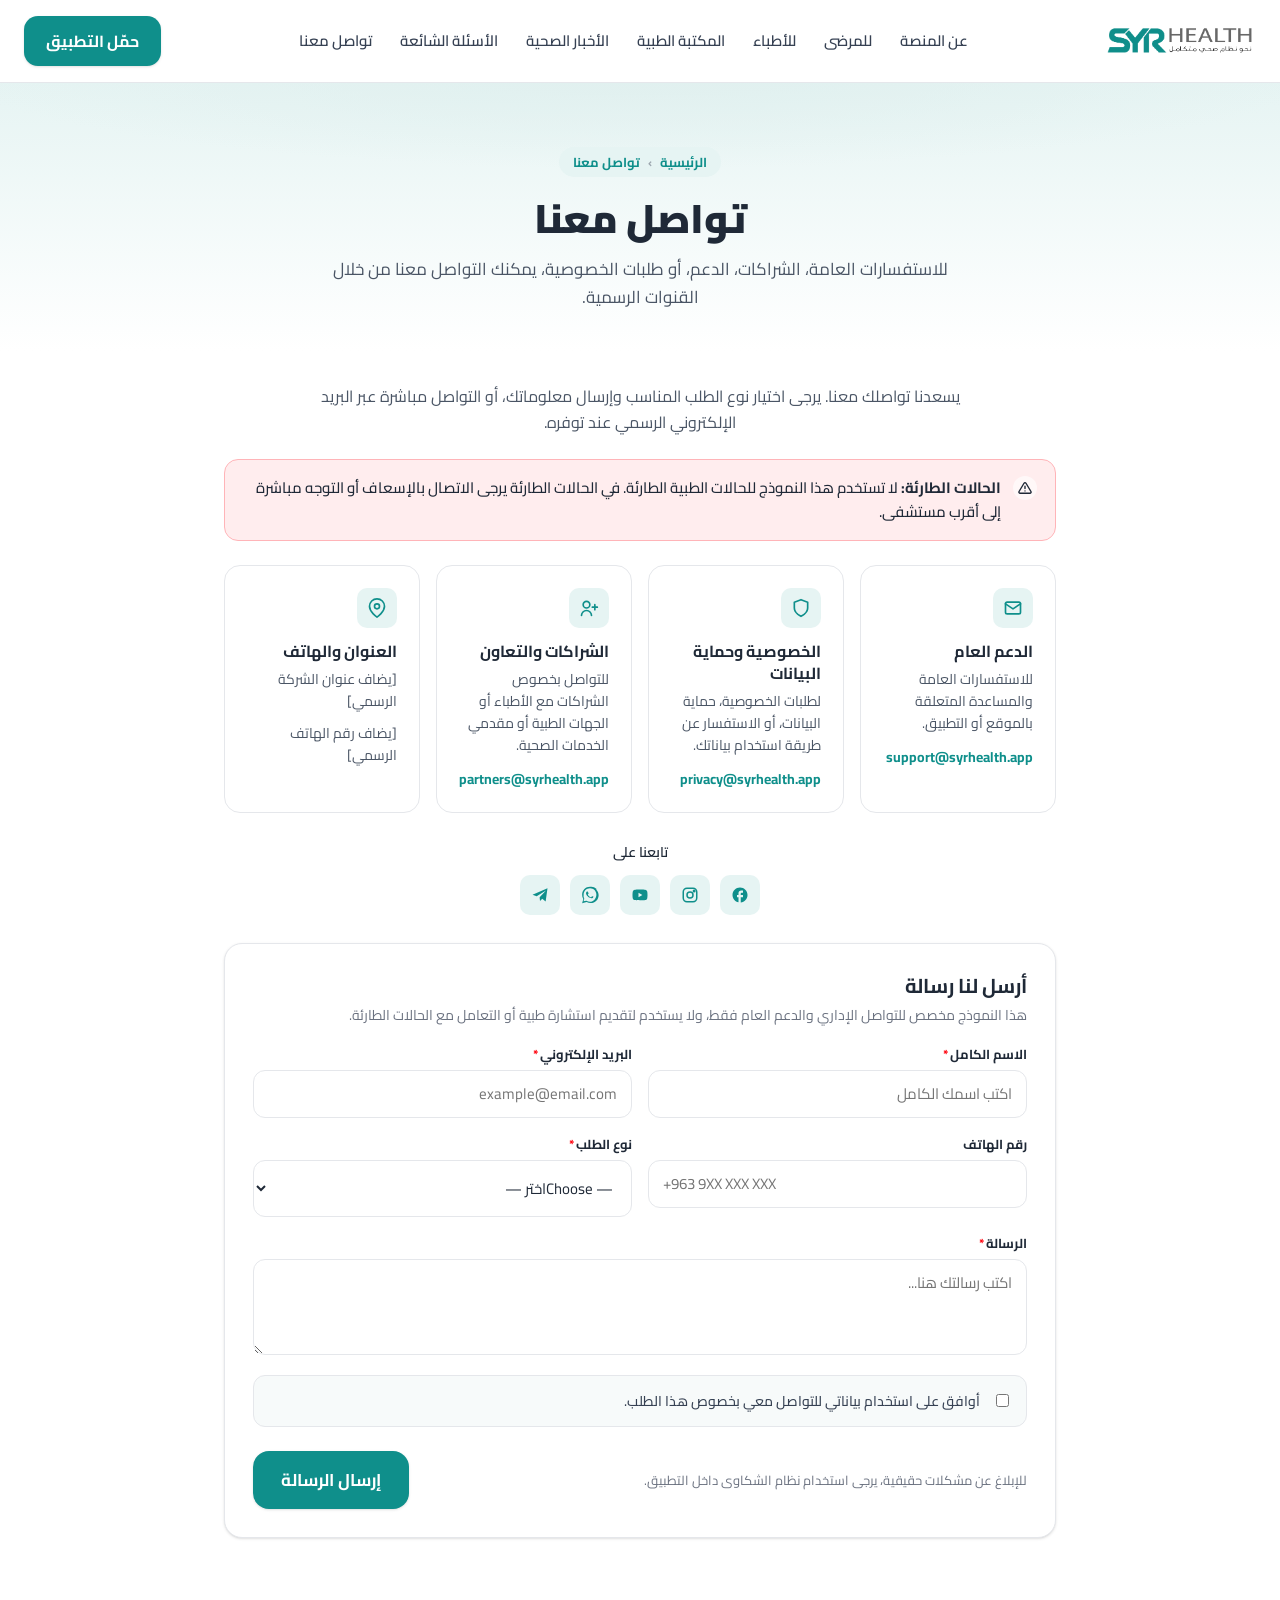
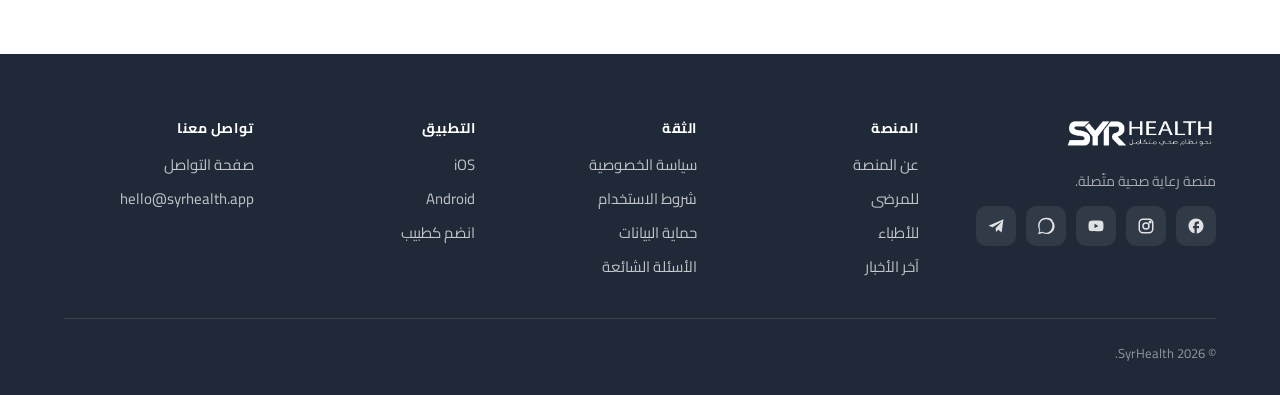
<file: contact.html>
<!doctype html>
<html lang="ar" dir="rtl">
<head>
<meta charset="utf-8">
<meta name="viewport" content="width=device-width, initial-scale=1">
<title>تواصل معنا — SyrHealth</title>
<meta name="description" content="للاستفسارات العامة، الشراكات، والدعم. تواصل مع SyrHealth.">
<link rel="stylesheet" href="forms.css">
</head>
<body>

<header class="nav">
  <div class="nav-inner">
    <a href="index.html#top" class="nav-logo" aria-label="SyrHealth"><img src="assets/syr-health-logo.png" alt="SYR HEALTH"></a>
        <nav class="nav-links">
      <a href="index.html#about"   data-lang="en">Platform</a>         <a href="index.html#about"   data-lang="ar">عن المنصة</a>
      <a href="index.html#patients" data-lang="en">For patients</a>   <a href="index.html#patients" data-lang="ar">للمرضى</a>
      <a href="index.html#doctors"  data-lang="en">For doctors</a>    <a href="index.html#doctors"  data-lang="ar">للأطباء</a>
      <a href="index.html#library"  data-lang="en">Medical library</a><a href="index.html#library"  data-lang="ar">المكتبة الطبية</a>
      <a href="news.html"           data-lang="en">Health news</a>    <a href="news.html"           data-lang="ar">الأخبار الصحية</a>
      <a href="index.html#faq"      data-lang="en">FAQ</a>            <a href="index.html#faq"      data-lang="ar">الأسئلة الشائعة</a>
      <a href="contact.html"        data-lang="en">Contact us</a>     <a href="contact.html"        data-lang="ar">تواصل معنا</a>
    </nav>
    <div class="nav-cta">
      <a href="download.html" class="btn primary"><span data-lang="en">Download app</span><span data-lang="ar">حمّل التطبيق</span></a>
    </div>
  </div>
</header>

<section class="form-hero">
  <div class="container">
    <span class="breadcrumb">
      <a href="index.html"><span data-lang="en">Home</span><span data-lang="ar">الرئيسية</span></a>
      <span class="sep">›</span>
      <span><span data-lang="en">Contact</span><span data-lang="ar">تواصل معنا</span></span>
    </span>
    <h1><span data-lang="en">Contact us</span><span data-lang="ar">تواصل معنا</span></h1>
    <p>
      <span data-lang="en">For general inquiries, partnerships, support, or privacy requests, you can reach us through our official channels.</span>
      <span data-lang="ar">للاستفسارات العامة، الشراكات، الدعم، أو طلبات الخصوصية، يمكنك التواصل معنا من خلال القنوات الرسمية.</span>
    </p>
  </div>
</section>

<section class="form-body">
  <div class="container">

    <p style="text-align:center; max-width: 680px; margin: 0 auto 24px; font: 400 16px/26px var(--font-body); color: var(--syr-ink-3);">
      <span data-lang="en">We are happy to hear from you. Please choose the appropriate request type and send us your information, or contact us directly via official email when available.</span>
      <span data-lang="ar">يسعدنا تواصلك معنا. يرجى اختيار نوع الطلب المناسب وإرسال معلوماتك، أو التواصل مباشرة عبر البريد الإلكتروني الرسمي عند توفره.</span>
    </p>

    <div class="notice danger">
      <span class="ic"><svg width="14" height="14" viewBox="0 0 24 24" fill="none" stroke="currentColor" stroke-width="2.4" stroke-linecap="round" stroke-linejoin="round"><path d="M12 9v4M12 17h.01M10.3 3.86 1.82 18a2 2 0 0 0 1.7 3h16.96a2 2 0 0 0 1.7-3L13.7 3.86a2 2 0 0 0-3.4 0Z"/></svg></span>
      <span>
        <strong><span data-lang="en">Medical emergencies</span><span data-lang="ar">الحالات الطارئة</span>:</strong>
        <span data-lang="en"> do not use this form for medical emergencies. In emergencies please call the ambulance or go directly to the nearest hospital.</span>
        <span data-lang="ar"> لا تستخدم هذا النموذج للحالات الطبية الطارئة. في الحالات الطارئة يرجى الاتصال بالإسعاف أو التوجه مباشرة إلى أقرب مستشفى.</span>
      </span>
    </div>

    <!-- Contact info cards -->
    <div class="contact-grid">
      <div class="contact-card">
        <span class="ic"><svg width="20" height="20" viewBox="0 0 24 24" fill="none" stroke="currentColor" stroke-width="2" stroke-linecap="round" stroke-linejoin="round"><rect x="3" y="5" width="18" height="14" rx="2"/><path d="m3 7 9 6 9-6"/></svg></span>
        <h3><span data-lang="en">General support</span><span data-lang="ar">الدعم العام</span></h3>
        <p><span data-lang="en">For general inquiries and help with the website or app.</span><span data-lang="ar">للاستفسارات العامة والمساعدة المتعلقة بالموقع أو التطبيق.</span></p>
        <a href="mailto:support@syrhealth.app">support@syrhealth.app</a>
      </div>
      <div class="contact-card">
        <span class="ic"><svg width="20" height="20" viewBox="0 0 24 24" fill="none" stroke="currentColor" stroke-width="2" stroke-linecap="round" stroke-linejoin="round"><path d="M12 22s8-4 8-10V5l-8-3-8 3v7c0 6 8 10 8 10Z"/></svg></span>
        <h3><span data-lang="en">Privacy &amp; data protection</span><span data-lang="ar">الخصوصية وحماية البيانات</span></h3>
        <p><span data-lang="en">For privacy requests, data protection, or how your data is used.</span><span data-lang="ar">لطلبات الخصوصية، حماية البيانات، أو الاستفسار عن طريقة استخدام بياناتك.</span></p>
        <a href="mailto:privacy@syrhealth.app">privacy@syrhealth.app</a>
      </div>
      <div class="contact-card">
        <span class="ic"><svg width="20" height="20" viewBox="0 0 24 24" fill="none" stroke="currentColor" stroke-width="2" stroke-linecap="round" stroke-linejoin="round"><circle cx="9" cy="8" r="4"/><path d="M3 21a6 6 0 0 1 12 0"/><path d="M19 8v6M16 11h6"/></svg></span>
        <h3><span data-lang="en">Partnerships</span><span data-lang="ar">الشراكات والتعاون</span></h3>
        <p><span data-lang="en">Reach out about partnerships with doctors, medical providers, or healthcare entities.</span><span data-lang="ar">للتواصل بخصوص الشراكات مع الأطباء أو الجهات الطبية أو مقدمي الخدمات الصحية.</span></p>
        <a href="mailto:partners@syrhealth.app">partners@syrhealth.app</a>
      </div>
      <div class="contact-card">
        <span class="ic"><svg width="20" height="20" viewBox="0 0 24 24" fill="none" stroke="currentColor" stroke-width="2" stroke-linecap="round" stroke-linejoin="round"><path d="M21 10c0 7-9 13-9 13S3 17 3 10a9 9 0 0 1 18 0Z"/><circle cx="12" cy="10" r="3"/></svg></span>
        <h3><span data-lang="en">Address &amp; phone</span><span data-lang="ar">العنوان والهاتف</span></h3>
        <p>
          <span data-lang="en">[Official company address]</span>
          <span data-lang="ar">[يضاف عنوان الشركة الرسمي]</span>
        </p>
        <p>
          <span data-lang="en">[Official phone number]</span>
          <span data-lang="ar">[يضاف رقم الهاتف الرسمي]</span>
        </p>
      </div>
    </div>

    <!-- Social row -->
    <div style="text-align: center; margin: 8px 0 28px;">
      <p style="font: 600 14px/22px var(--font-display); color: var(--syr-ink); margin: 0 0 12px;">
        <span data-lang="en">Follow us</span><span data-lang="ar">تابعنا على</span>
      </p>
      <div class="social-row" style="justify-content: center;">
        <a href="#" aria-label="Facebook"><svg width="18" height="18" viewBox="0 0 24 24" fill="currentColor"><path d="M22 12c0-5.52-4.48-10-10-10S2 6.48 2 12c0 4.84 3.44 8.87 8 9.8V15H8v-3h2V9.5C10 7.57 11.57 6 13.5 6H16v3h-2c-.55 0-1 .45-1 1v2h3v3h-3v6.95c5.05-.5 9-4.76 9-9.95z"/></svg></a>
        <a href="#" aria-label="Instagram"><svg width="18" height="18" viewBox="0 0 24 24" fill="none" stroke="currentColor" stroke-width="2"><rect x="3" y="3" width="18" height="18" rx="5"/><circle cx="12" cy="12" r="4"/><circle cx="17.5" cy="6.5" r="1" fill="currentColor"/></svg></a>
        <a href="#" aria-label="YouTube"><svg width="18" height="18" viewBox="0 0 24 24" fill="currentColor"><path d="M21.6 7.2c-.2-1-1-1.7-1.9-2C18 4.8 12 4.8 12 4.8s-6 0-7.7.4c-.9.3-1.7 1-1.9 2C2 8.9 2 12 2 12s0 3.1.4 4.8c.2 1 1 1.7 1.9 2 1.7.4 7.7.4 7.7.4s6 0 7.7-.4c.9-.3 1.7-1 1.9-2 .4-1.7.4-4.8.4-4.8s0-3.1-.4-4.8zM10 15V9l5.2 3L10 15z"/></svg></a>
        <a href="#" aria-label="WhatsApp"><svg width="18" height="18" viewBox="0 0 24 24" fill="currentColor"><path d="M20.5 3.5A10.4 10.4 0 0012 1C6.2 1 1.5 5.7 1.5 11.5c0 2 .5 4 1.6 5.7L1.5 23l6-1.6c1.7.9 3.6 1.4 5.5 1.4 5.8 0 10.5-4.7 10.5-10.5 0-2.8-1.1-5.4-3-7.3zM12 21c-1.7 0-3.3-.4-4.7-1.3l-.3-.2-3.6.9 1-3.5-.2-.4A8.5 8.5 0 013.5 11.5C3.5 6.8 7.3 3 12 3s8.5 3.8 8.5 8.5S16.7 21 12 21zm4.7-6.4c-.3-.1-1.5-.7-1.7-.8-.2-.1-.4-.1-.6.1-.2.3-.6.8-.8 1-.1.2-.3.2-.5.1-.3-.1-1.2-.4-2.3-1.4-.8-.7-1.4-1.7-1.6-2-.2-.3 0-.4.1-.6l.4-.4c.1-.1.2-.3.3-.4 0-.2 0-.3 0-.4 0-.1-.6-1.5-.8-2-.2-.5-.4-.4-.6-.4h-.5c-.1 0-.4 0-.6.3-.2.3-.8.8-.8 2 0 1.2.9 2.4 1 2.5.1.2 1.7 2.6 4.1 3.6 1.4.6 2 .7 2.7.6.4-.1 1.5-.6 1.7-1.2.2-.6.2-1.1.1-1.2-.1-.1-.2-.2-.5-.3z"/></svg></a>
        <a href="#" aria-label="Telegram"><svg width="18" height="18" viewBox="0 0 24 24" fill="currentColor"><path d="M22 3 2 11.5l5.5 2L20 6l-8.5 9 .5 5 3-3 4.5 3.5L22 3z"/></svg></a>
      </div>
    </div>

    <!-- Contact form -->
    <div class="form-card">
      <h2><span data-lang="en">Send us a message</span><span data-lang="ar">أرسل لنا رسالة</span></h2>
      <p class="help">
        <span data-lang="en">This form is for administrative contact and general support only. It is not used for medical consultations or emergencies.</span>
        <span data-lang="ar">هذا النموذج مخصص للتواصل الإداري والدعم العام فقط، ولا يستخدم لتقديم استشارة طبية أو التعامل مع الحالات الطارئة.</span>
      </p>

      <form id="contact-form" novalidate>
        <div class="form-grid">
          <div class="f-field">
            <label class="lbl"><span data-lang="en">Full name</span><span data-lang="ar">الاسم الكامل</span><span class="req">*</span></label>
            <input name="name" type="text" placeholder="اكتب اسمك الكامل" required data-validate="required">
            <div class="err"><span data-lang="en">This field is required.</span><span data-lang="ar">هذا الحقل مطلوب.</span></div>
          </div>
          <div class="f-field">
            <label class="lbl"><span data-lang="en">Email</span><span data-lang="ar">البريد الإلكتروني</span><span class="req">*</span></label>
            <input name="email" type="email" placeholder="example@email.com" required data-validate="email">
            <div class="err"><span data-lang="en">Please enter a valid email.</span><span data-lang="ar">البريد الإلكتروني غير صحيح.</span></div>
          </div>
          <div class="f-field">
            <label class="lbl"><span data-lang="en">Phone</span><span data-lang="ar">رقم الهاتف</span></label>
            <input name="phone" type="tel" placeholder="+963 9XX XXX XXX">
          </div>
          <div class="f-field">
            <label class="lbl"><span data-lang="en">Request type</span><span data-lang="ar">نوع الطلب</span><span class="req">*</span></label>
            <select name="type" required data-validate="required">
              <option value="">— <span data-lang="en">Choose</span>اختر —</option>
              <option value="general"><span data-lang="ar">استفسار عام</span></option>
              <option value="support"><span data-lang="ar">دعم فني</span></option>
              <option value="privacy"><span data-lang="ar">طلب خصوصية</span></option>
              <option value="partners"><span data-lang="ar">شراكات</span></option>
              <option value="delete"><span data-lang="ar">طلب حذف حساب</span></option>
              <option value="other"><span data-lang="ar">أخرى</span></option>
            </select>
            <div class="err"><span data-lang="en">This field is required.</span><span data-lang="ar">هذا الحقل مطلوب.</span></div>
          </div>
          <div class="f-field full">
            <label class="lbl"><span data-lang="en">Message</span><span data-lang="ar">الرسالة</span><span class="req">*</span></label>
            <textarea name="message" placeholder="اكتب رسالتك هنا..." required data-validate="required"></textarea>
            <div class="err"><span data-lang="en">Please write your message.</span><span data-lang="ar">يرجى كتابة الرسالة.</span></div>
          </div>
        </div>

        <div class="f-check" style="margin-top: 14px;">
          <input id="c-consent" type="checkbox" name="consent" required>
          <label for="c-consent">
            <span data-lang="en">I agree to the use of my data to contact me regarding this request.</span>
            <span data-lang="ar">أوافق على استخدام بياناتي للتواصل معي بخصوص هذا الطلب.</span>
          </label>
        </div>
        <div class="f-field" data-consent-err style="margin-top: 8px;">
          <div class="err" style="display:none;"><span data-lang="en">You must agree before submitting the request.</span><span data-lang="ar">يجب الموافقة قبل إرسال الطلب.</span></div>
        </div>

        <div class="form-submit">
          <span style="font: 400 13px/20px var(--font-body); color: var(--syr-ink-4); max-width: 460px;">
            <span data-lang="en">Real issue reporting should be sent via the complaints system inside the app.</span>
            <span data-lang="ar">للإبلاغ عن مشكلات حقيقية، يرجى استخدام نظام الشكاوى داخل التطبيق.</span>
          </span>
          <button id="c-submit-btn" type="submit" class="btn primary lg">
            <span data-default><span data-lang="en">Send message</span><span data-lang="ar">إرسال الرسالة</span></span>
            <span data-loading style="display:none;"><span data-lang="en">Sending...</span><span data-lang="ar">جاري الإرسال...</span></span>
          </button>
        </div>
      </form>
    </div>

    <!-- Success state -->
    <div id="c-success" class="success-card" style="display:none; margin-top: 28px;">
      <div class="check-wrap">
        <svg width="24" height="24" viewBox="0 0 24 24" fill="none" stroke="currentColor" stroke-width="3" stroke-linecap="round" stroke-linejoin="round"><path d="M5 12l5 5L20 7"/></svg>
      </div>
      <h2><span data-lang="en">Message received</span><span data-lang="ar">تم استلام رسالتك بنجاح</span></h2>
      <p>
        <span data-lang="en">We will get back to you through our official channels when needed.</span>
        <span data-lang="ar">سنقوم بالتواصل معك عبر القنوات الرسمية عند الحاجة.</span>
      </p>
    </div>
  </div>
</section>

<!-- Footer (shared) -->
<footer class="footer">
  <div class="container">
    <div class="footer-grid">
      <div class="footer-brand">
        <img src="assets/syr-health-logo.png" alt="SYR HEALTH">
        <p><span data-lang="en">A connected healthcare platform.</span><span data-lang="ar">منصة رعاية صحية متّصلة.</span></p>
        <div class="social-row" style="margin-top: 14px;">
          <a href="#" aria-label="Facebook"><svg width="18" height="18" viewBox="0 0 24 24" fill="currentColor"><path d="M22 12c0-5.52-4.48-10-10-10S2 6.48 2 12c0 4.84 3.44 8.87 8 9.8V15H8v-3h2V9.5C10 7.57 11.57 6 13.5 6H16v3h-2c-.55 0-1 .45-1 1v2h3v3h-3v6.95c5.05-.5 9-4.76 9-9.95z"/></svg></a>
          <a href="#" aria-label="Instagram"><svg width="18" height="18" viewBox="0 0 24 24" fill="none" stroke="currentColor" stroke-width="2"><rect x="3" y="3" width="18" height="18" rx="5"/><circle cx="12" cy="12" r="4"/><circle cx="17.5" cy="6.5" r="1" fill="currentColor"/></svg></a>
          <a href="#" aria-label="YouTube"><svg width="18" height="18" viewBox="0 0 24 24" fill="currentColor"><path d="M21.6 7.2c-.2-1-1-1.7-1.9-2C18 4.8 12 4.8 12 4.8s-6 0-7.7.4c-.9.3-1.7 1-1.9 2C2 8.9 2 12 2 12s0 3.1.4 4.8c.2 1 1 1.7 1.9 2 1.7.4 7.7.4 7.7.4s6 0 7.7-.4c.9-.3 1.7-1 1.9-2 .4-1.7.4-4.8.4-4.8s0-3.1-.4-4.8zM10 15V9l5.2 3L10 15z"/></svg></a>
          <a href="#" aria-label="WhatsApp"><svg width="18" height="18" viewBox="0 0 24 24" fill="currentColor"><path d="M20.5 3.5A10.4 10.4 0 0012 1C6.2 1 1.5 5.7 1.5 11.5c0 2 .5 4 1.6 5.7L1.5 23l6-1.6c1.7.9 3.6 1.4 5.5 1.4 5.8 0 10.5-4.7 10.5-10.5 0-2.8-1.1-5.4-3-7.3zM12 21c-1.7 0-3.3-.4-4.7-1.3l-.3-.2-3.6.9 1-3.5-.2-.4A8.5 8.5 0 013.5 11.5C3.5 6.8 7.3 3 12 3s8.5 3.8 8.5 8.5S16.7 21 12 21z"/></svg></a>
          <a href="#" aria-label="Telegram"><svg width="18" height="18" viewBox="0 0 24 24" fill="currentColor"><path d="M22 3 2 11.5l5.5 2L20 6l-8.5 9 .5 5 3-3 4.5 3.5L22 3z"/></svg></a>
        </div>
      </div>
      <div>
        <h4><span data-lang="en">Platform</span><span data-lang="ar">المنصة</span></h4>
        <ul class="footer-links">
          <li><a href="index.html#about"><span data-lang="en">About</span><span data-lang="ar">عن المنصة</span></a></li>
          <li><a href="index.html#patients"><span data-lang="en">For patients</span><span data-lang="ar">للمرضى</span></a></li>
          <li><a href="index.html#doctors"><span data-lang="en">For doctors</span><span data-lang="ar">للأطباء</span></a></li>
          <li><a href="news.html"><span data-lang="en">Latest news</span><span data-lang="ar">آخر الأخبار</span></a></li>
        </ul>
      </div>
      <div>
        <h4><span data-lang="en">Trust</span><span data-lang="ar">الثقة</span></h4>
        <ul class="footer-links">
          <li><a href="privacy.html"><span data-lang="en">Privacy</span><span data-lang="ar">سياسة الخصوصية</span></a></li>
          <li><a href="terms.html"><span data-lang="en">Terms</span><span data-lang="ar">شروط الاستخدام</span></a></li>
          <li><a href="data-protection.html"><span data-lang="en">Data</span><span data-lang="ar">حماية البيانات</span></a></li>
          <li><a href="index.html#faq"><span data-lang="en">FAQ</span><span data-lang="ar">الأسئلة الشائعة</span></a></li>
        </ul>
      </div>
      <div>
        <h4><span data-lang="en">Get the app</span><span data-lang="ar">التطبيق</span></h4>
        <ul class="footer-links">
          <li><a href="download.html">iOS</a></li>
          <li><a href="download.html">Android</a></li>
          <li><a href="doctor-signup.html"><span data-lang="en">Join as doctor</span><span data-lang="ar">انضم كطبيب</span></a></li>
        </ul>
      </div>
      <div>
        <h4><span data-lang="en">Contact</span><span data-lang="ar">تواصل معنا</span></h4>
        <ul class="footer-links">
          <li><a href="contact.html"><span data-lang="en">Contact page</span><span data-lang="ar">صفحة التواصل</span></a></li>
          <li><a href="mailto:hello@syrhealth.app">hello@syrhealth.app</a></li>
        </ul>
      </div>
    </div>
    <div class="footer-bottom">
      <span>© <span id="year"></span> SyrHealth.</span>
    </div>
  </div>
</footer>

<script>
  const saved = localStorage.getItem("syr_lang") || "ar";
  document.documentElement.setAttribute("dir", saved === "ar" ? "rtl" : "ltr");
  document.documentElement.setAttribute("lang", saved);
  document.getElementById("year").textContent = new Date().getFullYear();
  function applyLangHiding() {
    const isAr = document.documentElement.getAttribute("dir") === "rtl";
    document.querySelectorAll("[data-lang]").forEach(el => {
      el.style.display = (isAr && el.dataset.lang === "ar") || (!isAr && el.dataset.lang === "en") ? "" : "none";
    });
  }
  applyLangHiding();

  const form = document.getElementById("contact-form");
  function validateField(field) {
    const t = field.dataset.validate; const v = (field.value || "").trim();
    const wrap = field.closest(".f-field"); if (!wrap) return true;
    wrap.classList.remove("invalid");
    let ok = true;
    if (t === "required" && !v) ok = false;
    if (t === "email" && v && !/^[^\s@]+@[^\s@]+\.[^\s@]+$/.test(v)) ok = false;
    if (!ok) wrap.classList.add("invalid");
    return ok;
  }
  form.addEventListener("submit", (e) => {
    e.preventDefault();
    let ok = true;
    form.querySelectorAll("[data-validate]").forEach(f => { if (!validateField(f)) ok = false; });
    const consent = form.querySelector("[name='consent']");
    const consentErr = document.querySelector("[data-consent-err] .err");
    if (!consent.checked) { consentErr.style.display = "block"; ok = false; } else { consentErr.style.display = "none"; }
    if (!ok) return;
    const btn = document.getElementById("c-submit-btn");
    btn.querySelector("[data-loading]").style.display = "inline";
    btn.querySelector("[data-default]").style.display = "none";
    btn.disabled = true;
    setTimeout(() => {
      form.closest(".form-card").style.display = "none";
      document.getElementById("c-success").style.display = "block";
      window.scrollTo({ top: document.getElementById("c-success").offsetTop - 100, behavior: "smooth" });
    }, 800);
  });
</script>
</body>
</html>
</file>
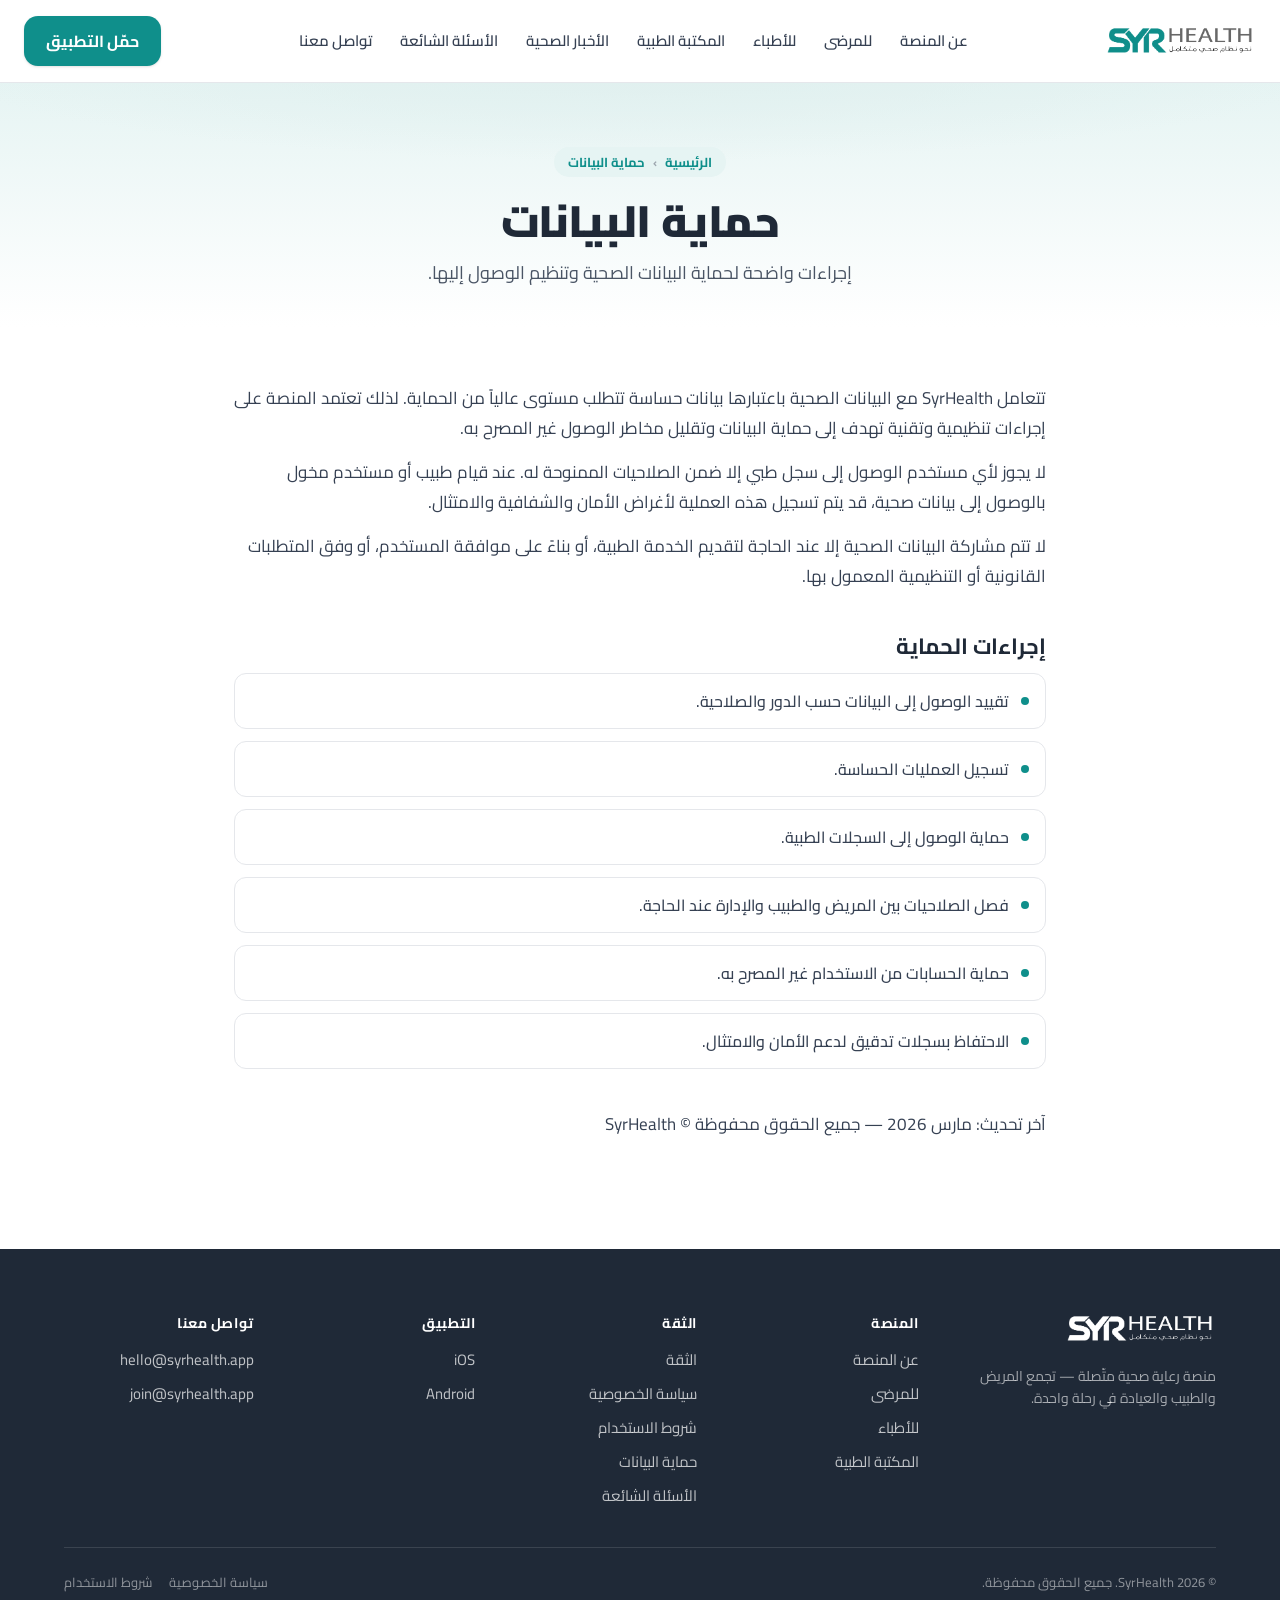
<file: data-protection.html>
<!doctype html>
<html lang="ar" dir="rtl">
<head>
<meta charset="utf-8">
<meta name="viewport" content="width=device-width, initial-scale=1">
<title>حماية البيانات — SyrHealth</title>
<meta name="description" content="إجراءات واضحة لحماية البيانات الصحية وتنظيم الوصول إليها داخل SyrHealth.">
<link rel="stylesheet" href="legal.css">
</head>
<body>

<header class="nav">
  <div class="nav-inner">
    <a href="index.html#top" class="nav-logo" aria-label="SyrHealth"><img src="assets/syr-health-logo.png" alt="SYR HEALTH"></a>
        <nav class="nav-links">
      <a href="index.html#about"   data-lang="en">Platform</a>         <a href="index.html#about"   data-lang="ar">عن المنصة</a>
      <a href="index.html#patients" data-lang="en">For patients</a>   <a href="index.html#patients" data-lang="ar">للمرضى</a>
      <a href="index.html#doctors"  data-lang="en">For doctors</a>    <a href="index.html#doctors"  data-lang="ar">للأطباء</a>
      <a href="index.html#library"  data-lang="en">Medical library</a><a href="index.html#library"  data-lang="ar">المكتبة الطبية</a>
      <a href="news.html"           data-lang="en">Health news</a>    <a href="news.html"           data-lang="ar">الأخبار الصحية</a>
      <a href="index.html#faq"      data-lang="en">FAQ</a>            <a href="index.html#faq"      data-lang="ar">الأسئلة الشائعة</a>
      <a href="contact.html"        data-lang="en">Contact us</a>     <a href="contact.html"        data-lang="ar">تواصل معنا</a>
    </nav>
    <div class="nav-cta">
      <a href="index.html#download" class="btn primary">حمّل التطبيق</a>
    </div>
  </div>
</header>

<section class="legal-hero">
  <div class="container">
    <span class="breadcrumb">
      <a href="index.html">الرئيسية</a>
      <span class="sep">›</span>
      <span>حماية البيانات</span>
    </span>
    <h1>حماية البيانات</h1>
    <p>إجراءات واضحة لحماية البيانات الصحية وتنظيم الوصول إليها.</p>
  </div>
</section>

<section class="legal-body">
  <div class="container">
    <section>
      <p>تتعامل SyrHealth مع البيانات الصحية باعتبارها بيانات حساسة تتطلب مستوى عالياً من الحماية. لذلك تعتمد المنصة على إجراءات تنظيمية وتقنية تهدف إلى حماية البيانات وتقليل مخاطر الوصول غير المصرح به.</p>
      <p>لا يجوز لأي مستخدم الوصول إلى سجل طبي إلا ضمن الصلاحيات الممنوحة له. عند قيام طبيب أو مستخدم مخول بالوصول إلى بيانات صحية، قد يتم تسجيل هذه العملية لأغراض الأمان والشفافية والامتثال.</p>
      <p>لا تتم مشاركة البيانات الصحية إلا عند الحاجة لتقديم الخدمة الطبية، أو بناءً على موافقة المستخدم، أو وفق المتطلبات القانونية أو التنظيمية المعمول بها.</p>
    </section>

    <section>
      <h2>إجراءات الحماية</h2>
      <ul class="legal-list">
        <li>تقييد الوصول إلى البيانات حسب الدور والصلاحية.</li>
        <li>تسجيل العمليات الحساسة.</li>
        <li>حماية الوصول إلى السجلات الطبية.</li>
        <li>فصل الصلاحيات بين المريض والطبيب والإدارة عند الحاجة.</li>
        <li>حماية الحسابات من الاستخدام غير المصرح به.</li>
        <li>الاحتفاظ بسجلات تدقيق لدعم الأمان والامتثال.</li>
      </ul>
    </section>

    <p class="last-updated">آخر تحديث: مارس 2026 — جميع الحقوق محفوظة © SyrHealth</p>
  </div>
</section>

<footer class="footer">
  <div class="container">
    <div class="footer-grid">
      <div class="footer-brand">
        <img src="assets/syr-health-logo.png" alt="SYR HEALTH">
        <p>منصة رعاية صحية متّصلة — تجمع المريض والطبيب والعيادة في رحلة واحدة.</p>
      </div>
      <div>
        <h4>المنصة</h4>
        <ul class="footer-links">
          <li><a href="index.html#about">عن المنصة</a></li>
          <li><a href="index.html#patients">للمرضى</a></li>
          <li><a href="index.html#doctors">للأطباء</a></li>
          <li><a href="index.html#library">المكتبة الطبية</a></li>
        </ul>
      </div>
      <div>
        <h4>الثقة</h4>
        <ul class="footer-links">
          <li><a href="index.html#trust">الثقة</a></li>
          <li><a href="privacy.html">سياسة الخصوصية</a></li>
          <li><a href="terms.html">شروط الاستخدام</a></li>
          <li><a href="data-protection.html">حماية البيانات</a></li>
          <li><a href="index.html#faq">الأسئلة الشائعة</a></li>
        </ul>
      </div>
      <div>
        <h4>التطبيق</h4>
        <ul class="footer-links">
          <li><a href="index.html#download">iOS</a></li>
          <li><a href="index.html#download">Android</a></li>
        </ul>
      </div>
      <div>
        <h4>تواصل معنا</h4>
        <ul class="footer-links">
          <li><a href="mailto:hello@syrhealth.app">hello@syrhealth.app</a></li>
          <li><a href="mailto:join@syrhealth.app">join@syrhealth.app</a></li>
        </ul>
      </div>
    </div>
    <div class="footer-bottom">
      <span>© <span id="year"></span> SyrHealth. جميع الحقوق محفوظة.</span>
      <span>
        <a href="privacy.html" style="color:inherit; text-decoration:none; margin-inline-end:14px;">سياسة الخصوصية</a>
        <a href="terms.html" style="color:inherit; text-decoration:none;">شروط الاستخدام</a>
      </span>
    </div>
  </div>
</footer>

<script>document.getElementById("year").textContent = new Date().getFullYear();</script>
</body>
</html>
</file>
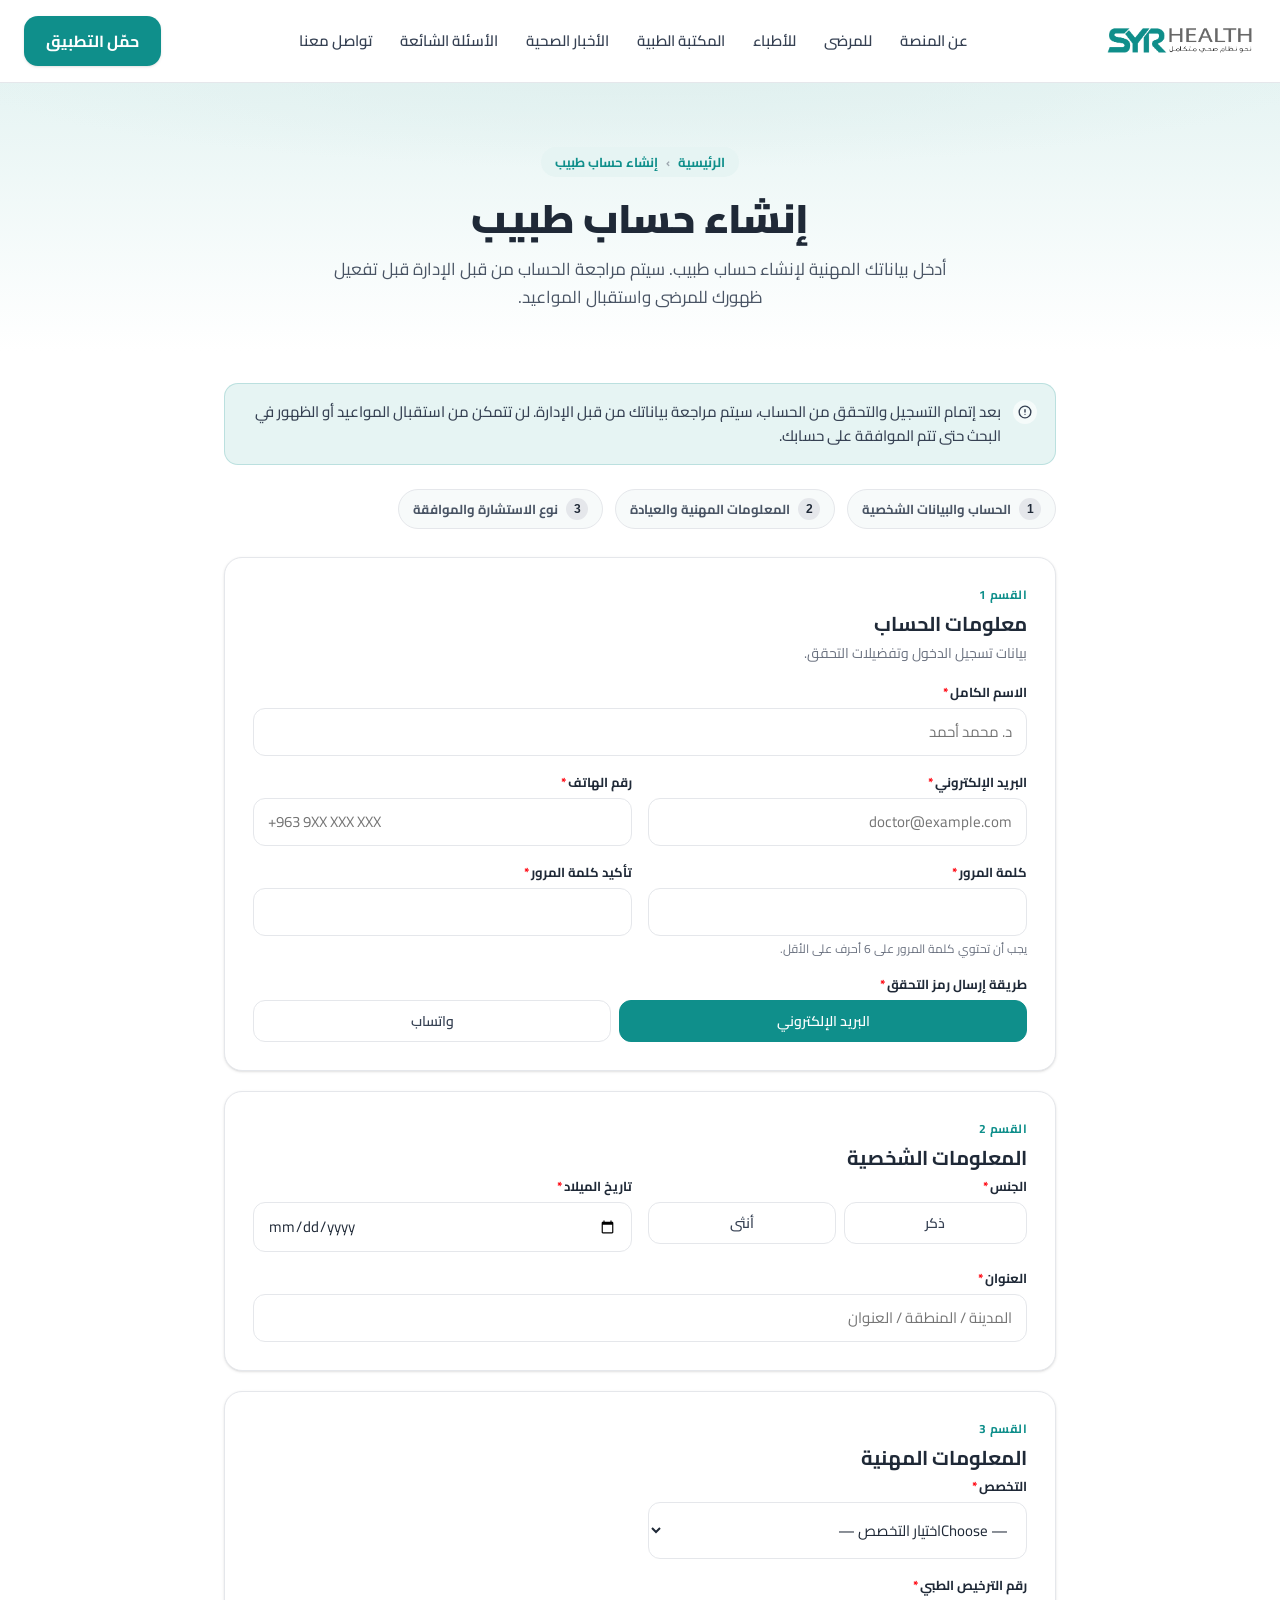
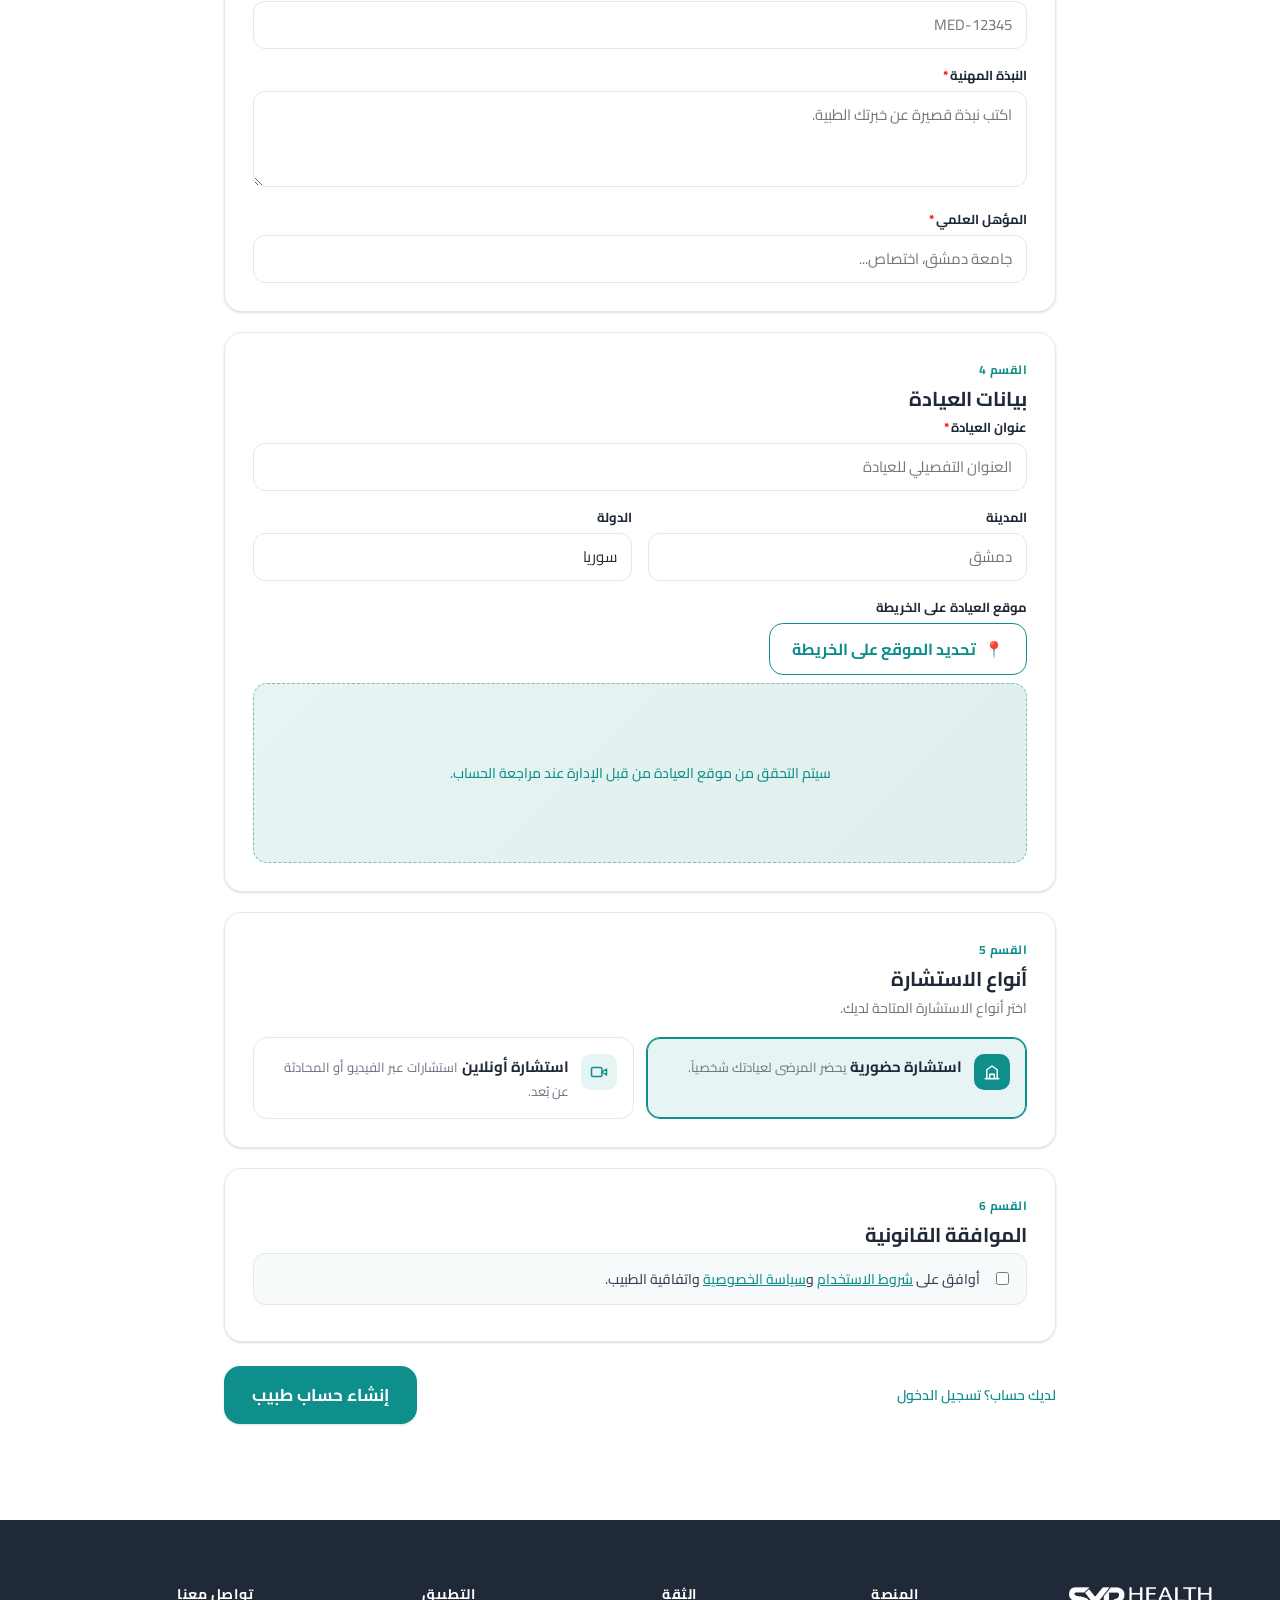
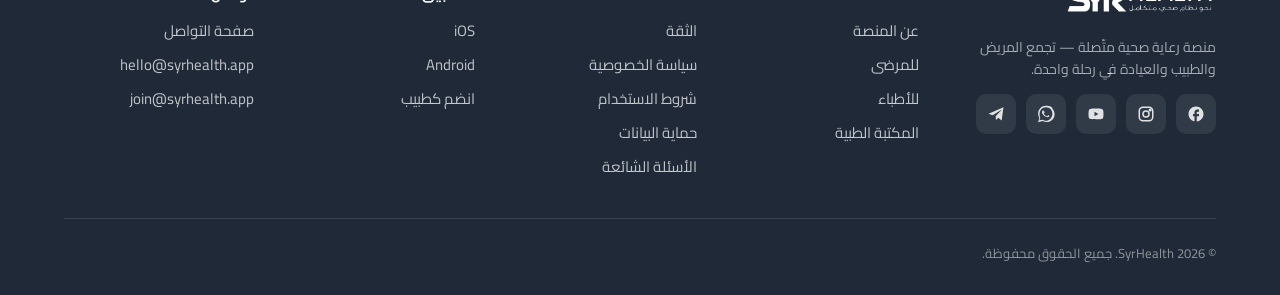
<file: doctor-signup.html>
<!doctype html>
<html lang="ar" dir="rtl">
<head>
<meta charset="utf-8">
<meta name="viewport" content="width=device-width, initial-scale=1">
<title>إنشاء حساب طبيب — SyrHealth</title>
<meta name="description" content="انضم إلى منصة SyrHealth كطبيب. أدخل بياناتك المهنية لمراجعة حسابك وتفعيله.">
<link rel="stylesheet" href="forms.css">
</head>
<body>

<header class="nav">
  <div class="nav-inner">
    <a href="index.html#top" class="nav-logo" aria-label="SyrHealth"><img src="assets/syr-health-logo.png" alt="SYR HEALTH"></a>
        <nav class="nav-links">
      <a href="index.html#about"   data-lang="en">Platform</a>         <a href="index.html#about"   data-lang="ar">عن المنصة</a>
      <a href="index.html#patients" data-lang="en">For patients</a>   <a href="index.html#patients" data-lang="ar">للمرضى</a>
      <a href="index.html#doctors"  data-lang="en">For doctors</a>    <a href="index.html#doctors"  data-lang="ar">للأطباء</a>
      <a href="index.html#library"  data-lang="en">Medical library</a><a href="index.html#library"  data-lang="ar">المكتبة الطبية</a>
      <a href="news.html"           data-lang="en">Health news</a>    <a href="news.html"           data-lang="ar">الأخبار الصحية</a>
      <a href="index.html#faq"      data-lang="en">FAQ</a>            <a href="index.html#faq"      data-lang="ar">الأسئلة الشائعة</a>
      <a href="contact.html"        data-lang="en">Contact us</a>     <a href="contact.html"        data-lang="ar">تواصل معنا</a>
    </nav>
    <div class="nav-cta">
      <a href="download.html" class="btn primary"><span data-lang="en">Download app</span><span data-lang="ar">حمّل التطبيق</span></a>
    </div>
  </div>
</header>

<section class="form-hero">
  <div class="container">
    <span class="breadcrumb">
      <a href="index.html"><span data-lang="en">Home</span><span data-lang="ar">الرئيسية</span></a>
      <span class="sep">›</span>
      <span><span data-lang="en">Doctor signup</span><span data-lang="ar">إنشاء حساب طبيب</span></span>
    </span>
    <h1><span data-lang="en">Create a doctor account</span><span data-lang="ar">إنشاء حساب طبيب</span></h1>
    <p>
      <span data-lang="en">Enter your professional details to create a doctor account. The account will be reviewed by administration before you can be discovered by patients and receive appointments.</span>
      <span data-lang="ar">أدخل بياناتك المهنية لإنشاء حساب طبيب. سيتم مراجعة الحساب من قبل الإدارة قبل تفعيل ظهورك للمرضى واستقبال المواعيد.</span>
    </p>
  </div>
</section>

<section class="form-body">
  <div class="container">

    <div class="notice info">
      <span class="ic"><svg width="14" height="14" viewBox="0 0 24 24" fill="none" stroke="currentColor" stroke-width="2.4" stroke-linecap="round" stroke-linejoin="round"><circle cx="12" cy="12" r="10"/><path d="M12 8v4M12 16h.01"/></svg></span>
      <span>
        <span data-lang="en">After completing registration and verification, your information will be reviewed by administration. You will not be able to receive appointments or appear in search until your account is approved.</span>
        <span data-lang="ar">بعد إتمام التسجيل والتحقق من الحساب، سيتم مراجعة بياناتك من قبل الإدارة. لن تتمكن من استقبال المواعيد أو الظهور في البحث حتى تتم الموافقة على حسابك.</span>
      </span>
    </div>

    <div class="step-rail">
      <span class="step-pill"><span class="num">1</span><span data-lang="en">Account &amp; personal</span><span data-lang="ar">الحساب والبيانات الشخصية</span></span>
      <span class="step-pill"><span class="num">2</span><span data-lang="en">Professional &amp; clinic</span><span data-lang="ar">المعلومات المهنية والعيادة</span></span>
      <span class="step-pill"><span class="num">3</span><span data-lang="en">Consultation &amp; consent</span><span data-lang="ar">نوع الاستشارة والموافقة</span></span>
    </div>

    <form id="doctor-form" novalidate>

      <!-- ===== Section 1: Account ===== -->
      <div class="form-card">
        <div class="step-label"><span data-lang="en">Section 1</span><span data-lang="ar">القسم 1</span></div>
        <h2><span data-lang="en">Account information</span><span data-lang="ar">معلومات الحساب</span></h2>
        <p class="help"><span data-lang="en">Your login credentials and verification preferences.</span><span data-lang="ar">بيانات تسجيل الدخول وتفضيلات التحقق.</span></p>

        <div class="form-grid">
          <div class="f-field full">
            <label class="lbl"><span data-lang="en">Full name</span><span data-lang="ar">الاسم الكامل</span><span class="req">*</span></label>
            <input name="fullName" type="text" placeholder="د. محمد أحمد" required data-validate="required">
            <div class="err"><span data-lang="en">This field is required.</span><span data-lang="ar">هذا الحقل مطلوب.</span></div>
          </div>
          <div class="f-field">
            <label class="lbl"><span data-lang="en">Email</span><span data-lang="ar">البريد الإلكتروني</span><span class="req">*</span></label>
            <input name="email" type="email" placeholder="doctor@example.com" required data-validate="email">
            <div class="err"><span data-lang="en">Please enter a valid email.</span><span data-lang="ar">البريد الإلكتروني غير صحيح.</span></div>
          </div>
          <div class="f-field">
            <label class="lbl"><span data-lang="en">Phone</span><span data-lang="ar">رقم الهاتف</span><span class="req">*</span></label>
            <input name="phone" type="tel" placeholder="+963 9XX XXX XXX" required data-validate="phone">
            <div class="err"><span data-lang="en">Please enter a valid phone number.</span><span data-lang="ar">رقم الهاتف غير صحيح.</span></div>
          </div>
          <div class="f-field">
            <label class="lbl"><span data-lang="en">Password</span><span data-lang="ar">كلمة المرور</span><span class="req">*</span></label>
            <input name="password" type="password" required data-validate="password">
            <div class="hint"><span data-lang="en">At least 6 characters.</span><span data-lang="ar">يجب أن تحتوي كلمة المرور على 6 أحرف على الأقل.</span></div>
            <div class="err"><span data-lang="en">Password is too short.</span><span data-lang="ar">كلمة المرور قصيرة جداً.</span></div>
          </div>
          <div class="f-field">
            <label class="lbl"><span data-lang="en">Confirm password</span><span data-lang="ar">تأكيد كلمة المرور</span><span class="req">*</span></label>
            <input name="passwordConfirm" type="password" required data-validate="match" data-match="password">
            <div class="err"><span data-lang="en">Passwords do not match.</span><span data-lang="ar">كلمتا المرور غير متطابقتين.</span></div>
          </div>
          <div class="f-field full">
            <label class="lbl"><span data-lang="en">Verification channel</span><span data-lang="ar">طريقة إرسال رمز التحقق</span><span class="req">*</span></label>
            <div class="seg-radio">
              <input id="ch-email" type="radio" name="channel" value="email" checked>
              <label for="ch-email"><span data-lang="en">Email</span><span data-lang="ar">البريد الإلكتروني</span></label>
              <input id="ch-wa" type="radio" name="channel" value="whatsapp">
              <label for="ch-wa"><span data-lang="en">WhatsApp</span><span data-lang="ar">واتساب</span></label>
            </div>
          </div>
        </div>
      </div>

      <!-- ===== Section 2: Personal ===== -->
      <div class="form-card">
        <div class="step-label"><span data-lang="en">Section 2</span><span data-lang="ar">القسم 2</span></div>
        <h2><span data-lang="en">Personal information</span><span data-lang="ar">المعلومات الشخصية</span></h2>

        <div class="form-grid">
          <div class="f-field">
            <label class="lbl"><span data-lang="en">Gender</span><span data-lang="ar">الجنس</span><span class="req">*</span></label>
            <div class="seg-radio">
              <input id="g-m" type="radio" name="gender" value="Male" required>
              <label for="g-m"><span data-lang="en">Male</span><span data-lang="ar">ذكر</span></label>
              <input id="g-f" type="radio" name="gender" value="Female">
              <label for="g-f"><span data-lang="en">Female</span><span data-lang="ar">أنثى</span></label>
            </div>
            <div class="err"><span data-lang="en">This field is required.</span><span data-lang="ar">هذا الحقل مطلوب.</span></div>
          </div>
          <div class="f-field">
            <label class="lbl"><span data-lang="en">Date of birth</span><span data-lang="ar">تاريخ الميلاد</span><span class="req">*</span></label>
            <input name="dateOfBirth" type="date" required data-validate="required">
            <div class="err"><span data-lang="en">This field is required.</span><span data-lang="ar">هذا الحقل مطلوب.</span></div>
          </div>
          <div class="f-field full">
            <label class="lbl"><span data-lang="en">Address</span><span data-lang="ar">العنوان</span><span class="req">*</span></label>
            <input name="address" type="text" placeholder="المدينة / المنطقة / العنوان" required data-validate="required">
            <div class="err"><span data-lang="en">This field is required.</span><span data-lang="ar">هذا الحقل مطلوب.</span></div>
          </div>
        </div>
      </div>

      <!-- ===== Section 3: Professional ===== -->
      <div class="form-card">
        <div class="step-label"><span data-lang="en">Section 3</span><span data-lang="ar">القسم 3</span></div>
        <h2><span data-lang="en">Professional information</span><span data-lang="ar">المعلومات المهنية</span></h2>

        <div class="form-grid">
          <div class="f-field">
            <label class="lbl"><span data-lang="en">Specialization</span><span data-lang="ar">التخصص</span><span class="req">*</span></label>
            <select name="specializationKey" id="spec-select" required data-validate="required">
              <option value="">— <span data-lang="en">Choose</span>اختيار التخصص —</option>
              <option value="general">طب عام</option>
              <option value="cardiology">طب القلب</option>
              <option value="pediatrics">طب الأطفال</option>
              <option value="dermatology">الجلدية</option>
              <option value="orthopedics">العظمية</option>
              <option value="neurology">طب الأعصاب</option>
              <option value="ophthalmology">طب العيون</option>
              <option value="dentistry">طب الأسنان</option>
              <option value="psychiatry">الطب النفسي</option>
              <option value="ent">الأنف والأذن والحنجرة</option>
              <option value="urology">المسالك البولية</option>
              <option value="gynecology">طب النساء والتوليد</option>
              <option value="other">تخصص آخر</option>
            </select>
            <div class="err"><span data-lang="en">This field is required.</span><span data-lang="ar">هذا الحقل مطلوب.</span></div>
          </div>
          <div class="f-field" id="custom-spec-field" style="display:none;">
            <label class="lbl"><span data-lang="en">Write your specialization</span><span data-lang="ar">اكتب التخصص</span><span class="req">*</span></label>
            <input name="customSpecializationText" type="text" placeholder="اكتب التخصص">
          </div>
          <div class="f-field full">
            <label class="lbl"><span data-lang="en">Medical license number</span><span data-lang="ar">رقم الترخيص الطبي</span><span class="req">*</span></label>
            <input name="medicalLicenseNumber" type="text" placeholder="MED-12345" required data-validate="required">
            <div class="err"><span data-lang="en">Medical license number is required.</span><span data-lang="ar">رقم الترخيص الطبي مطلوب.</span></div>
          </div>
          <div class="f-field full">
            <label class="lbl"><span data-lang="en">Professional bio</span><span data-lang="ar">النبذة المهنية</span><span class="req">*</span></label>
            <textarea name="bio" placeholder="اكتب نبذة قصيرة عن خبرتك الطبية." required data-validate="required"></textarea>
            <div class="err"><span data-lang="en">This field is required.</span><span data-lang="ar">هذا الحقل مطلوب.</span></div>
          </div>
          <div class="f-field full">
            <label class="lbl"><span data-lang="en">Education / Degree</span><span data-lang="ar">المؤهل العلمي</span><span class="req">*</span></label>
            <input name="education" type="text" placeholder="جامعة دمشق، اختصاص..." required data-validate="required">
            <div class="err"><span data-lang="en">This field is required.</span><span data-lang="ar">هذا الحقل مطلوب.</span></div>
          </div>
        </div>
      </div>

      <!-- ===== Section 4: Clinic ===== -->
      <div class="form-card">
        <div class="step-label"><span data-lang="en">Section 4</span><span data-lang="ar">القسم 4</span></div>
        <h2><span data-lang="en">Clinic information</span><span data-lang="ar">بيانات العيادة</span></h2>

        <div class="form-grid">
          <div class="f-field full">
            <label class="lbl"><span data-lang="en">Clinic address</span><span data-lang="ar">عنوان العيادة</span><span class="req">*</span></label>
            <input name="clinicAddress" type="text" placeholder="العنوان التفصيلي للعيادة" required data-validate="required">
            <div class="err"><span data-lang="en">This field is required.</span><span data-lang="ar">هذا الحقل مطلوب.</span></div>
          </div>
          <div class="f-field">
            <label class="lbl"><span data-lang="en">City</span><span data-lang="ar">المدينة</span></label>
            <input name="locationCity" type="text" placeholder="دمشق">
          </div>
          <div class="f-field">
            <label class="lbl"><span data-lang="en">Country</span><span data-lang="ar">الدولة</span></label>
            <input name="locationCountry" type="text" placeholder="سوريا" value="سوريا">
          </div>
          <div class="f-field full">
            <label class="lbl"><span data-lang="en">Clinic location on the map</span><span data-lang="ar">موقع العيادة على الخريطة</span></label>
            <button type="button" class="btn outline" onclick="alert('سيتم فتح الخريطة لتحديد موقع العيادة.')">
              <span data-icon-pin>📍</span>
              <span data-lang="en">Pick location on map</span>
              <span data-lang="ar">تحديد الموقع على الخريطة</span>
            </button>
            <div class="map-placeholder">
              <span data-lang="en">Map will appear here. The clinic location will be verified by administration upon account review.</span>
              <span data-lang="ar">سيتم التحقق من موقع العيادة من قبل الإدارة عند مراجعة الحساب.</span>
            </div>
          </div>
        </div>
      </div>

      <!-- ===== Section 5: Consultation types ===== -->
      <div class="form-card">
        <div class="step-label"><span data-lang="en">Section 5</span><span data-lang="ar">القسم 5</span></div>
        <h2><span data-lang="en">Consultation types</span><span data-lang="ar">أنواع الاستشارة</span></h2>
        <p class="help"><span data-lang="en">Select all consultation types you offer.</span><span data-lang="ar">اختر أنواع الاستشارة المتاحة لديك.</span></p>

        <div class="pick-cards">
          <input id="ct-offline" type="checkbox" name="consultationTypes" value="offline" checked>
          <label for="ct-offline">
            <span class="ic-wrap"><svg width="18" height="18" viewBox="0 0 24 24" fill="none" stroke="currentColor" stroke-width="2" stroke-linecap="round" stroke-linejoin="round"><path d="M3 21h18M5 21V9l7-5 7 5v12M9 21v-6h6v6"/></svg></span>
            <span>
              <span class="lbl-title"><span data-lang="en">In-clinic consultation</span><span data-lang="ar">استشارة حضورية</span></span>
              <span class="lbl-sub"><span data-lang="en">Patients visit your clinic in person.</span><span data-lang="ar">يحضر المرضى لعيادتك شخصياً.</span></span>
            </span>
          </label>
          <input id="ct-online" type="checkbox" name="consultationTypes" value="online">
          <label for="ct-online">
            <span class="ic-wrap"><svg width="18" height="18" viewBox="0 0 24 24" fill="none" stroke="currentColor" stroke-width="2" stroke-linecap="round" stroke-linejoin="round"><rect x="2" y="6" width="14" height="12" rx="2"/><path d="m22 8-6 4 6 4Z"/></svg></span>
            <span>
              <span class="lbl-title"><span data-lang="en">Online consultation</span><span data-lang="ar">استشارة أونلاين</span></span>
              <span class="lbl-sub"><span data-lang="en">Video or chat consultations remotely.</span><span data-lang="ar">استشارات عبر الفيديو أو المحادثة عن بُعد.</span></span>
            </span>
          </label>
        </div>
      </div>

      <!-- ===== Section 6: Consent ===== -->
      <div class="form-card">
        <div class="step-label"><span data-lang="en">Section 6</span><span data-lang="ar">القسم 6</span></div>
        <h2><span data-lang="en">Legal consent</span><span data-lang="ar">الموافقة القانونية</span></h2>

        <div class="f-check">
          <input id="consent" type="checkbox" name="consent" required>
          <label for="consent">
            <span data-lang="en">I agree to the <a href="terms.html">terms of use</a>, <a href="privacy.html">privacy policy</a>, and the doctor agreement.</span>
            <span data-lang="ar">أوافق على <a href="terms.html">شروط الاستخدام</a> و<a href="privacy.html">سياسة الخصوصية</a> واتفاقية الطبيب.</span>
          </label>
        </div>
        <div class="f-field" data-consent-err style="margin-top: 8px;">
          <div class="err" style="display:none;"><span data-lang="en">You must agree to the terms before creating your account.</span><span data-lang="ar">يجب الموافقة على الشروط قبل إنشاء الحساب.</span></div>
        </div>
      </div>

      <div class="form-submit">
        <a class="secondary-link" href="#">
          <span data-lang="en">Already have an account? Sign in</span>
          <span data-lang="ar">لديك حساب؟ تسجيل الدخول</span>
        </a>
        <button id="submit-btn" type="submit" class="btn primary lg">
          <span data-lang="en" data-default-en>Create doctor account</span>
          <span data-lang="ar" data-default-ar>إنشاء حساب طبيب</span>
          <span data-loading style="display:none;">
            <span data-lang="en">Creating account...</span>
            <span data-lang="ar">جاري إنشاء الحساب...</span>
          </span>
        </button>
      </div>
    </form>

    <!-- Success state -->
    <div id="success" class="success-card" style="display:none; margin-top: 28px;">
      <div class="check-wrap">
        <svg width="24" height="24" viewBox="0 0 24 24" fill="none" stroke="currentColor" stroke-width="3" stroke-linecap="round" stroke-linejoin="round"><path d="M5 12l5 5L20 7"/></svg>
      </div>
      <h2><span data-lang="en">Account created</span><span data-lang="ar">تم إنشاء الحساب بنجاح</span></h2>
      <p>
        <span data-lang="en">A verification code has been sent to your chosen channel.</span>
        <span data-lang="ar">تم إرسال رمز التحقق إلى وسيلة التواصل المختارة.</span>
      </p>
      <a class="btn primary" href="#"><span data-lang="en">Verify account</span><span data-lang="ar">التحقق من الحساب</span></a>
      <p style="margin-top: 18px;">
        <span data-lang="en">After verification, your account will be pending administration approval. You will not be able to receive appointments or appear in search until your account is approved.</span>
        <span data-lang="ar">بعد التحقق، سيكون حسابك بانتظار مراجعة الإدارة. لن تتمكن من استقبال المواعيد أو الظهور في نتائج البحث حتى تتم الموافقة على حسابك.</span>
      </p>
    </div>
  </div>
</section>

<!-- Footer -->
<footer class="footer">
  <div class="container">
    <div class="footer-grid">
      <div class="footer-brand">
        <img src="assets/syr-health-logo.png" alt="SYR HEALTH">
        <p>
          <span data-lang="en">A connected healthcare platform — patient, doctor, and clinic in one journey.</span>
          <span data-lang="ar">منصة رعاية صحية متّصلة — تجمع المريض والطبيب والعيادة في رحلة واحدة.</span>
        </p>
        <div class="social-row" style="margin-top: 14px;">
          <a href="#" aria-label="Facebook"><svg width="18" height="18" viewBox="0 0 24 24" fill="currentColor"><path d="M22 12c0-5.52-4.48-10-10-10S2 6.48 2 12c0 4.84 3.44 8.87 8 9.8V15H8v-3h2V9.5C10 7.57 11.57 6 13.5 6H16v3h-2c-.55 0-1 .45-1 1v2h3v3h-3v6.95c5.05-.5 9-4.76 9-9.95z"/></svg></a>
          <a href="#" aria-label="Instagram"><svg width="18" height="18" viewBox="0 0 24 24" fill="none" stroke="currentColor" stroke-width="2"><rect x="3" y="3" width="18" height="18" rx="5"/><circle cx="12" cy="12" r="4"/><circle cx="17.5" cy="6.5" r="1" fill="currentColor"/></svg></a>
          <a href="#" aria-label="YouTube"><svg width="18" height="18" viewBox="0 0 24 24" fill="currentColor"><path d="M21.6 7.2c-.2-1-1-1.7-1.9-2C18 4.8 12 4.8 12 4.8s-6 0-7.7.4c-.9.3-1.7 1-1.9 2C2 8.9 2 12 2 12s0 3.1.4 4.8c.2 1 1 1.7 1.9 2 1.7.4 7.7.4 7.7.4s6 0 7.7-.4c.9-.3 1.7-1 1.9-2 .4-1.7.4-4.8.4-4.8s0-3.1-.4-4.8zM10 15V9l5.2 3L10 15z"/></svg></a>
          <a href="#" aria-label="WhatsApp"><svg width="18" height="18" viewBox="0 0 24 24" fill="currentColor"><path d="M20.5 3.5A10.4 10.4 0 0012 1C6.2 1 1.5 5.7 1.5 11.5c0 2 .5 4 1.6 5.7L1.5 23l6-1.6c1.7.9 3.6 1.4 5.5 1.4 5.8 0 10.5-4.7 10.5-10.5 0-2.8-1.1-5.4-3-7.3zM12 21c-1.7 0-3.3-.4-4.7-1.3l-.3-.2-3.6.9 1-3.5-.2-.4A8.5 8.5 0 013.5 11.5C3.5 6.8 7.3 3 12 3s8.5 3.8 8.5 8.5S16.7 21 12 21zm4.7-6.4c-.3-.1-1.5-.7-1.7-.8-.2-.1-.4-.1-.6.1-.2.3-.6.8-.8 1-.1.2-.3.2-.5.1-.3-.1-1.2-.4-2.3-1.4-.8-.7-1.4-1.7-1.6-2-.2-.3 0-.4.1-.6l.4-.4c.1-.1.2-.3.3-.4 0-.2 0-.3 0-.4 0-.1-.6-1.5-.8-2-.2-.5-.4-.4-.6-.4h-.5c-.1 0-.4 0-.6.3-.2.3-.8.8-.8 2 0 1.2.9 2.4 1 2.5.1.2 1.7 2.6 4.1 3.6 1.4.6 2 .7 2.7.6.4-.1 1.5-.6 1.7-1.2.2-.6.2-1.1.1-1.2-.1-.1-.2-.2-.5-.3z"/></svg></a>
          <a href="#" aria-label="Telegram"><svg width="18" height="18" viewBox="0 0 24 24" fill="currentColor"><path d="M22 3 2 11.5l5.5 2L20 6l-8.5 9 .5 5 3-3 4.5 3.5L22 3z"/></svg></a>
        </div>
      </div>
      <div>
        <h4><span data-lang="en">Platform</span><span data-lang="ar">المنصة</span></h4>
        <ul class="footer-links">
          <li><a href="index.html#about"><span data-lang="en">About</span><span data-lang="ar">عن المنصة</span></a></li>
          <li><a href="index.html#patients"><span data-lang="en">For patients</span><span data-lang="ar">للمرضى</span></a></li>
          <li><a href="index.html#doctors"><span data-lang="en">For doctors</span><span data-lang="ar">للأطباء</span></a></li>
          <li><a href="index.html#library"><span data-lang="en">Medical library</span><span data-lang="ar">المكتبة الطبية</span></a></li>
        </ul>
      </div>
      <div>
        <h4><span data-lang="en">Trust</span><span data-lang="ar">الثقة</span></h4>
        <ul class="footer-links">
          <li><a href="index.html#trust"><span data-lang="en">Trust</span><span data-lang="ar">الثقة</span></a></li>
          <li><a href="privacy.html"><span data-lang="en">Privacy policy</span><span data-lang="ar">سياسة الخصوصية</span></a></li>
          <li><a href="terms.html"><span data-lang="en">Terms of use</span><span data-lang="ar">شروط الاستخدام</span></a></li>
          <li><a href="data-protection.html"><span data-lang="en">Data protection</span><span data-lang="ar">حماية البيانات</span></a></li>
          <li><a href="index.html#faq"><span data-lang="en">FAQ</span><span data-lang="ar">الأسئلة الشائعة</span></a></li>
        </ul>
      </div>
      <div>
        <h4><span data-lang="en">Get the app</span><span data-lang="ar">التطبيق</span></h4>
        <ul class="footer-links">
          <li><a href="download.html">iOS</a></li>
          <li><a href="download.html">Android</a></li>
          <li><a href="doctor-signup.html"><span data-lang="en">Join as doctor</span><span data-lang="ar">انضم كطبيب</span></a></li>
        </ul>
      </div>
      <div>
        <h4><span data-lang="en">Contact</span><span data-lang="ar">تواصل معنا</span></h4>
        <ul class="footer-links">
          <li><a href="contact.html"><span data-lang="en">Contact us</span><span data-lang="ar">صفحة التواصل</span></a></li>
          <li><a href="mailto:hello@syrhealth.app">hello@syrhealth.app</a></li>
          <li><a href="mailto:join@syrhealth.app">join@syrhealth.app</a></li>
        </ul>
      </div>
    </div>
    <div class="footer-bottom">
      <span>© <span id="year"></span> SyrHealth. <span data-lang="en">All rights reserved.</span><span data-lang="ar">جميع الحقوق محفوظة.</span></span>
    </div>
  </div>
</footer>

<script>
  // Language toggle persistence
  const saved = localStorage.getItem("syr_lang") || "ar";
  document.documentElement.setAttribute("dir", saved === "ar" ? "rtl" : "ltr");
  document.documentElement.setAttribute("lang", saved);
  document.getElementById("year").textContent = new Date().getFullYear();

  // Custom specialty toggle
  document.getElementById("spec-select").addEventListener("change", (e) => {
    const customField = document.getElementById("custom-spec-field");
    customField.style.display = e.target.value === "other" ? "block" : "none";
  });

  // Form validation
  const form = document.getElementById("doctor-form");
  function validateField(field) {
    const type = field.dataset.validate;
    const val = (field.value || "").trim();
    const wrap = field.closest(".f-field");
    if (!wrap) return true;
    wrap.classList.remove("invalid");
    let valid = true;
    if (type === "required" && !val) valid = false;
    if (type === "email" && val && !/^[^\s@]+@[^\s@]+\.[^\s@]+$/.test(val)) valid = false;
    if (type === "phone" && val && val.replace(/\D/g, "").length < 8) valid = false;
    if (type === "password" && val.length < 6) valid = false;
    if (type === "match") {
      const target = form.querySelector(`[name="${field.dataset.match}"]`);
      if (target && val !== target.value) valid = false;
    }
    if (!valid) wrap.classList.add("invalid");
    return valid;
  }
  form.addEventListener("submit", (e) => {
    e.preventDefault();
    let ok = true;
    form.querySelectorAll("[data-validate]").forEach((f) => {
      if (!validateField(f)) ok = false;
    });
    const consent = form.querySelector("[name='consent']");
    const consentErr = document.querySelector("[data-consent-err] .err");
    if (!consent.checked) { consentErr.style.display = "block"; ok = false; }
    else { consentErr.style.display = "none"; }
    if (!ok) return;
    // Show loading
    const btn = document.getElementById("submit-btn");
    btn.querySelector("[data-loading]").style.display = "inline";
    btn.querySelectorAll("[data-default-en], [data-default-ar]").forEach(s => s.style.display = "none");
    btn.disabled = true;
    setTimeout(() => {
      form.style.display = "none";
      document.getElementById("success").style.display = "block";
      window.scrollTo({ top: document.getElementById("success").offsetTop - 100, behavior: "smooth" });
    }, 800);
  });
  // Hide both AR + EN siblings depending on the page lang
  function applyLangHiding() {
    const isAr = document.documentElement.getAttribute("dir") === "rtl";
    document.querySelectorAll("[data-lang]").forEach(el => {
      el.style.display = (isAr && el.dataset.lang === "ar") || (!isAr && el.dataset.lang === "en") ? "" : "none";
    });
  }
  applyLangHiding();
</script>
</body>
</html>
</file>
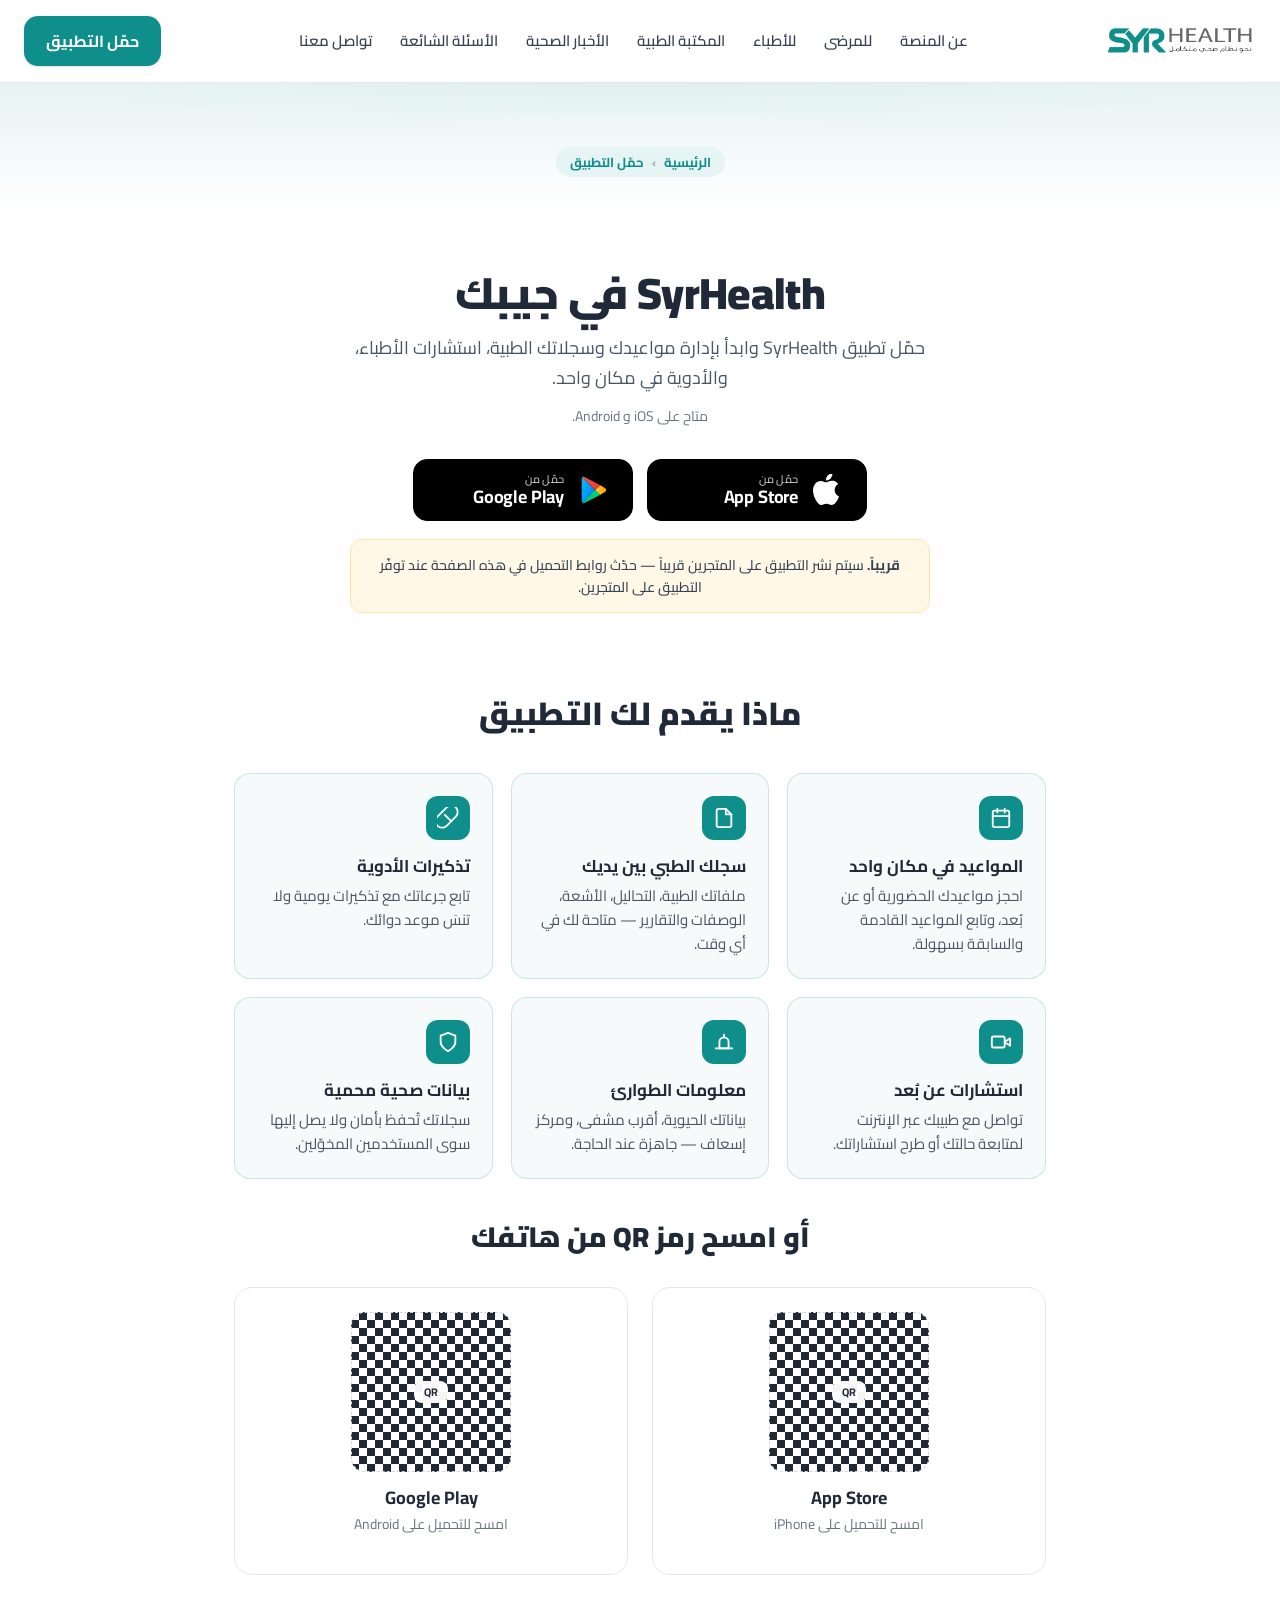
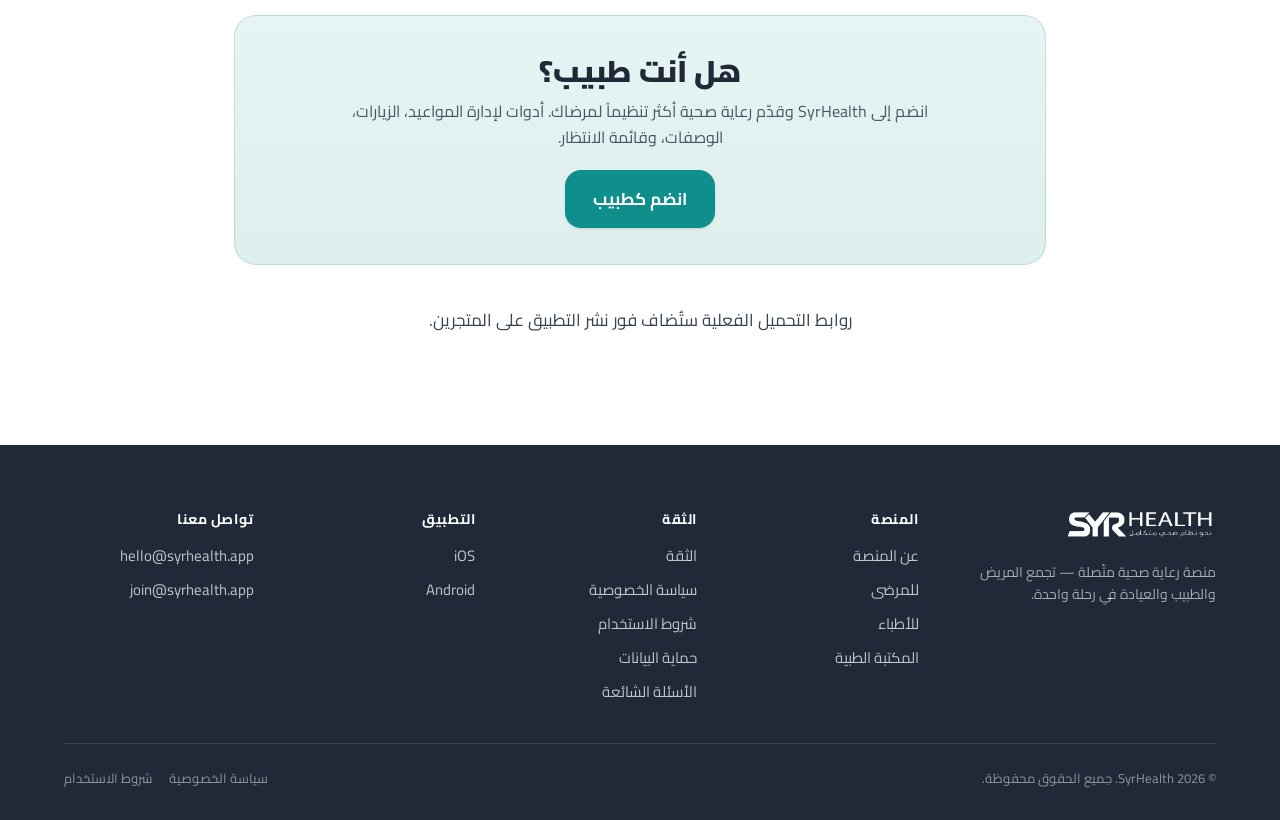
<file: download.html>
<!doctype html>
<html lang="ar" dir="rtl">
<head>
<meta charset="utf-8">
<meta name="viewport" content="width=device-width, initial-scale=1">
<title>حمّل التطبيق — SyrHealth</title>
<meta name="description" content="حمّل تطبيق SyrHealth على iOS و Android.">
<link rel="stylesheet" href="legal.css">
<style>
  /* ===== Store-badge buttons (custom rendition, App Store + Google Play look) ===== */
  .store-badges {
    display: flex; flex-wrap: wrap; gap: 14px;
    justify-content: center;
    margin-top: 28px;
  }
  .store-badge {
    display: inline-flex; align-items: center; gap: 14px;
    padding: 12px 22px;
    background: #000;
    color: #fff;
    border-radius: 14px;
    text-decoration: none;
    min-width: 220px;
    transition: transform var(--dur-fast), background var(--dur-base);
    border: 1px solid #000;
  }
  .store-badge:hover { background: #1F1F1F; transform: translateY(-2px); }
  .store-badge:active { transform: translateY(0); }
  .store-badge .glyph { flex: 0 0 32px; }
  .store-badge .glyph svg { display: block; }
  .store-badge .text { display: flex; flex-direction: column; line-height: 1.1; text-align: start; }
  .store-badge .small {
    font: 400 11px/14px var(--font-body);
    opacity: .85;
    letter-spacing: .02em;
  }
  .store-badge .big {
    font: 700 18px/22px var(--font-display);
    letter-spacing: -.01em;
  }

  /* QR + phone preview row */
  .download-hero-art {
    display: block;
    padding: 56px 0;
    text-align: center;
  }
  .download-hero-art .copy { text-align: center; }
  .download-hero-art .store-badges { justify-content: center; }
  .download-hero-art .copy h1 {
    margin: 0 0 14px;
    font: 900 44px/52px var(--font-display);
    color: var(--syr-ink);
    letter-spacing: -.015em;
    text-wrap: balance;
  }
  .download-hero-art .copy p {
    margin: 0 auto 8px;
    font: 400 18px/30px var(--font-body);
    color: var(--syr-ink-3);
    max-width: 580px;
  }

  /* QR section */
  .qr-section {
    display: grid;
    grid-template-columns: 1fr 1fr;
    gap: 24px;
    margin: 32px 0;
  }
  @media (max-width: 640px) { .qr-section { grid-template-columns: 1fr; } }
  .qr-card {
    background: #fff;
    border: 1px solid var(--syr-line);
    border-radius: 18px;
    padding: 24px;
    text-align: center;
  }
  .qr-card h3 {
    margin: 0 0 4px;
    font: 700 18px/24px var(--font-display);
    color: var(--syr-ink);
  }
  .qr-card .sub {
    margin: 0 0 16px;
    font: 400 14px/20px var(--font-body);
    color: var(--syr-ink-4);
  }
  .qr-placeholder {
    width: 160px; height: 160px;
    margin: 0 auto 14px;
    border-radius: 14px;
    border: 1px dashed var(--syr-line-2);
    background:
      repeating-conic-gradient(#1F2937 0% 25%, #fff 25% 50%) 50% / 16px 16px;
    display: flex; align-items: center; justify-content: center;
    color: #fff;
    font: 700 11px/14px var(--font-display);
  }
  .qr-placeholder span {
    background: rgba(255,255,255,.95);
    color: var(--syr-ink);
    padding: 4px 10px;
    border-radius: 8px;
  }

  /* Feature list */
  .download-features {
    display: grid;
    grid-template-columns: repeat(3, 1fr);
    gap: 18px;
    margin: 40px 0;
  }
  @media (max-width: 800px) { .download-features { grid-template-columns: 1fr; } }
  .dl-feat {
    background: var(--syr-surface-soft);
    border: 1px solid var(--syr-teal-20);
    border-radius: 16px;
    padding: 22px;
    text-align: start;
  }
  .dl-feat .ic {
    width: 44px; height: 44px;
    border-radius: 12px;
    background: var(--syr-teal);
    color: #fff;
    display: inline-flex; align-items: center; justify-content: center;
    margin-bottom: 14px;
  }
  .dl-feat h3 { margin: 0 0 6px; font: 700 17px/24px var(--font-display); color: var(--syr-ink); }
  .dl-feat p  { margin: 0; font: 400 15px/24px var(--font-body); color: var(--syr-ink-3); }

  /* Doctors band */
  .doctor-band {
    background: linear-gradient(180deg, var(--syr-surface-mint), #DFEFEE);
    border: 1px solid var(--syr-teal-20);
    border-radius: 22px;
    padding: 36px;
    margin: 40px 0;
    text-align: center;
  }
  .doctor-band h2 {
    margin: 0 0 8px;
    font: 900 30px/38px var(--font-display);
    color: var(--syr-ink);
  }
  .doctor-band p {
    margin: 0 0 20px;
    font: 400 16px/26px var(--font-body);
    color: var(--syr-ink-3);
    max-width: 580px; margin-left: auto; margin-right: auto;
  }
</style>
</head>
<body>

<header class="nav">
  <div class="nav-inner">
    <a href="index.html#top" class="nav-logo" aria-label="SyrHealth"><img src="assets/syr-health-logo.png" alt="SYR HEALTH"></a>
        <nav class="nav-links">
      <a href="index.html#about"   data-lang="en">Platform</a>         <a href="index.html#about"   data-lang="ar">عن المنصة</a>
      <a href="index.html#patients" data-lang="en">For patients</a>   <a href="index.html#patients" data-lang="ar">للمرضى</a>
      <a href="index.html#doctors"  data-lang="en">For doctors</a>    <a href="index.html#doctors"  data-lang="ar">للأطباء</a>
      <a href="index.html#library"  data-lang="en">Medical library</a><a href="index.html#library"  data-lang="ar">المكتبة الطبية</a>
      <a href="news.html"           data-lang="en">Health news</a>    <a href="news.html"           data-lang="ar">الأخبار الصحية</a>
      <a href="index.html#faq"      data-lang="en">FAQ</a>            <a href="index.html#faq"      data-lang="ar">الأسئلة الشائعة</a>
      <a href="contact.html"        data-lang="en">Contact us</a>     <a href="contact.html"        data-lang="ar">تواصل معنا</a>
    </nav>
    <div class="nav-cta">
      <a href="download.html" class="btn primary">حمّل التطبيق</a>
    </div>
  </div>
</header>

<section class="legal-hero" style="padding-bottom: 16px;">
  <div class="container">
    <span class="breadcrumb">
      <a href="index.html">الرئيسية</a>
      <span class="sep">›</span>
      <span>حمّل التطبيق</span>
    </span>
  </div>
</section>

<section style="padding: 0; background:#fff;">
  <div class="container download-hero-art">
    <div class="copy">
      <h1>SyrHealth في جيبك</h1>
      <p>حمّل تطبيق SyrHealth وابدأ بإدارة مواعيدك وسجلاتك الطبية، استشارات الأطباء، والأدوية في مكان واحد.</p>
      <p style="font-size: 14px; color: var(--syr-ink-4);">متاح على iOS و Android.</p>

      <div class="store-badges">
        <!-- App Store -->
        <a href="#" class="store-badge" aria-label="حمّل من App Store">
          <span class="glyph">
            <svg width="32" height="32" viewBox="0 0 24 24" fill="currentColor">
              <path d="M17.05 12.04c-.03-3.02 2.47-4.48 2.58-4.55-1.41-2.06-3.6-2.34-4.38-2.37-1.86-.19-3.63 1.1-4.58 1.1-.95 0-2.4-1.07-3.94-1.04-2.03.03-3.9 1.18-4.94 3-2.11 3.66-.54 9.06 1.51 12.03 1 1.46 2.2 3.1 3.77 3.04 1.51-.06 2.08-.98 3.91-.98 1.82 0 2.34.98 3.94.95 1.63-.03 2.66-1.49 3.66-2.96 1.16-1.7 1.63-3.35 1.66-3.43-.04-.02-3.18-1.22-3.21-4.84zm-3-8.86c.83-1 1.39-2.4 1.23-3.78-1.2.05-2.65.8-3.5 1.8-.77.88-1.44 2.3-1.26 3.66 1.34.1 2.7-.68 3.53-1.68z"/>
            </svg>
          </span>
          <span class="text">
            <span class="small">حمّل من</span>
            <span class="big">App Store</span>
          </span>
        </a>
        <!-- Google Play -->
        <a href="#" class="store-badge" aria-label="حمّل من Google Play">
          <span class="glyph">
            <svg width="32" height="32" viewBox="0 0 24 24">
              <defs>
                <linearGradient id="play-a" x1="0" y1="0" x2="1" y2="1">
                  <stop offset="0" stop-color="#00C2FF"/>
                  <stop offset="1" stop-color="#0072F8"/>
                </linearGradient>
                <linearGradient id="play-b" x1="0" y1="0" x2="1" y2="0">
                  <stop offset="0" stop-color="#FFD43A"/>
                  <stop offset="1" stop-color="#FF9F00"/>
                </linearGradient>
                <linearGradient id="play-c" x1="0" y1="0" x2="1" y2="1">
                  <stop offset="0" stop-color="#FF4D4D"/>
                  <stop offset="1" stop-color="#E83C2C"/>
                </linearGradient>
                <linearGradient id="play-d" x1="0" y1="1" x2="1" y2="0">
                  <stop offset="0" stop-color="#00BB6F"/>
                  <stop offset="1" stop-color="#00DE7A"/>
                </linearGradient>
              </defs>
              <!-- Blue (left wedge) -->
              <path d="M3.2 2.5 C 2.95 2.7, 2.8 3.05, 2.8 3.5 L 2.8 20.5 C 2.8 20.95, 2.95 21.3, 3.2 21.5 L 12.8 12 Z" fill="url(#play-a)"/>
              <!-- Yellow (right wedge) -->
              <path d="M16.8 8.4 L 12.8 12 L 16.8 15.6 L 20.4 13.4 C 21.4 12.8, 21.4 11.2, 20.4 10.6 Z" fill="url(#play-b)"/>
              <!-- Red (top wedge) -->
              <path d="M3.2 2.5 L 12.8 12 L 16.8 8.4 L 4.5 2.05 C 4 1.85, 3.55 2, 3.2 2.5 Z" fill="url(#play-c)"/>
              <!-- Green (bottom wedge) -->
              <path d="M3.2 21.5 C 3.55 22, 4 22.15, 4.5 21.95 L 16.8 15.6 L 12.8 12 Z" fill="url(#play-d)"/>
            </svg>
          </span>
          <span class="text">
            <span class="small">حمّل من</span>
            <span class="big">Google Play</span>
          </span>
        </a>
      </div>

      <div style="margin: 18px auto 0; padding: 14px 18px; background: #FFF8E6; border: 1px solid #FFE5A6; border-radius: 12px; font: 500 14px/22px var(--font-body); color: var(--syr-ink-2); max-width: 580px;">
        <strong>قريباً.</strong> سيتم نشر التطبيق على المتجرين قريباً — حدّث روابط التحميل في هذه الصفحة عند توفّر التطبيق على المتجرين.
      </div>
    </div>
  </div>
</section>

<section class="legal-body" style="padding-top: 24px;">
  <div class="container">

    <!-- Why download -->
    <h2 style="text-align:center; font: 900 32px/40px var(--font-display); color: var(--syr-ink); margin: 0 0 28px;">
      ماذا يقدم لك التطبيق
    </h2>
    <div class="download-features">
      <div class="dl-feat">
        <span class="ic">
          <svg width="22" height="22" viewBox="0 0 24 24" fill="none" stroke="currentColor" stroke-width="2" stroke-linecap="round" stroke-linejoin="round"><rect x="3" y="4" width="18" height="18" rx="2"/><path d="M16 2v4M8 2v4M3 10h18"/></svg>
        </span>
        <h3>المواعيد في مكان واحد</h3>
        <p>احجز مواعيدك الحضورية أو عن بُعد، وتابع المواعيد القادمة والسابقة بسهولة.</p>
      </div>
      <div class="dl-feat">
        <span class="ic">
          <svg width="22" height="22" viewBox="0 0 24 24" fill="none" stroke="currentColor" stroke-width="2" stroke-linecap="round" stroke-linejoin="round"><path d="M14 2H6a2 2 0 0 0-2 2v16a2 2 0 0 0 2 2h12a2 2 0 0 0 2-2V8Z"/><path d="M14 2v6h6"/></svg>
        </span>
        <h3>سجلك الطبي بين يديك</h3>
        <p>ملفاتك الطبية، التحاليل، الأشعة، الوصفات والتقارير — متاحة لك في أي وقت.</p>
      </div>
      <div class="dl-feat">
        <span class="ic">
          <svg width="22" height="22" viewBox="0 0 24 24" fill="none" stroke="currentColor" stroke-width="2" stroke-linecap="round" stroke-linejoin="round"><path d="M10.5 20.5a7.07 7.07 0 0 1-10-10l10-10a7.07 7.07 0 0 1 10 10Z"/><path d="m8.5 8.5 7 7"/></svg>
        </span>
        <h3>تذكيرات الأدوية</h3>
        <p>تابع جرعاتك مع تذكيرات يومية ولا تنسَ موعد دوائك.</p>
      </div>
      <div class="dl-feat">
        <span class="ic">
          <svg width="22" height="22" viewBox="0 0 24 24" fill="none" stroke="currentColor" stroke-width="2" stroke-linecap="round" stroke-linejoin="round"><rect x="2" y="6" width="14" height="12" rx="2"/><path d="m22 8-6 4 6 4Z"/></svg>
        </span>
        <h3>استشارات عن بُعد</h3>
        <p>تواصل مع طبيبك عبر الإنترنت لمتابعة حالتك أو طرح استشاراتك.</p>
      </div>
      <div class="dl-feat">
        <span class="ic">
          <svg width="22" height="22" viewBox="0 0 24 24" fill="none" stroke="currentColor" stroke-width="2" stroke-linecap="round" stroke-linejoin="round"><path d="M7 12a5 5 0 1 1 10 0v7H7Z"/><path d="M3 19h18M12 4v3"/></svg>
        </span>
        <h3>معلومات الطوارئ</h3>
        <p>بياناتك الحيوية، أقرب مشفى، ومركز إسعاف — جاهزة عند الحاجة.</p>
      </div>
      <div class="dl-feat">
        <span class="ic">
          <svg width="22" height="22" viewBox="0 0 24 24" fill="none" stroke="currentColor" stroke-width="2" stroke-linecap="round" stroke-linejoin="round"><path d="M12 22s8-4 8-10V5l-8-3-8 3v7c0 6 8 10 8 10Z"/></svg>
        </span>
        <h3>بيانات صحية محمية</h3>
        <p>سجلاتك تُحفظ بأمان ولا يصل إليها سوى المستخدمين المخوّلين.</p>
      </div>
    </div>

    <!-- QR codes -->
    <h2 style="text-align:center; font: 900 28px/36px var(--font-display); color: var(--syr-ink); margin: 32px 0 18px;">
      أو امسح رمز QR من هاتفك
    </h2>
    <div class="qr-section">
      <div class="qr-card">
        <div class="qr-placeholder" aria-hidden="true"><span>QR</span></div>
        <h3>App Store</h3>
        <p class="sub">امسح للتحميل على iPhone</p>
      </div>
      <div class="qr-card">
        <div class="qr-placeholder" aria-hidden="true"><span>QR</span></div>
        <h3>Google Play</h3>
        <p class="sub">امسح للتحميل على Android</p>
      </div>
    </div>

    <!-- Doctors band -->
    <div class="doctor-band">
      <h2>هل أنت طبيب؟</h2>
      <p>انضم إلى SyrHealth وقدّم رعاية صحية أكثر تنظيماً لمرضاك. أدوات لإدارة المواعيد، الزيارات، الوصفات، وقائمة الانتظار.</p>
      <a class="btn primary lg" href="mailto:join@syrhealth.app">
        انضم كطبيب
      </a>
    </div>

    <p class="last-updated" style="text-align:center;">روابط التحميل الفعلية ستُضاف فور نشر التطبيق على المتجرين.</p>
  </div>
</section>

<footer class="footer">
  <div class="container">
    <div class="footer-grid">
      <div class="footer-brand">
        <img src="assets/syr-health-logo.png" alt="SYR HEALTH">
        <p>منصة رعاية صحية متّصلة — تجمع المريض والطبيب والعيادة في رحلة واحدة.</p>
      </div>
      <div>
        <h4>المنصة</h4>
        <ul class="footer-links">
          <li><a href="index.html#about">عن المنصة</a></li>
          <li><a href="index.html#patients">للمرضى</a></li>
          <li><a href="index.html#doctors">للأطباء</a></li>
          <li><a href="index.html#library">المكتبة الطبية</a></li>
        </ul>
      </div>
      <div>
        <h4>الثقة</h4>
        <ul class="footer-links">
          <li><a href="index.html#trust">الثقة</a></li>
          <li><a href="privacy.html">سياسة الخصوصية</a></li>
          <li><a href="terms.html">شروط الاستخدام</a></li>
          <li><a href="data-protection.html">حماية البيانات</a></li>
          <li><a href="index.html#faq">الأسئلة الشائعة</a></li>
        </ul>
      </div>
      <div>
        <h4>التطبيق</h4>
        <ul class="footer-links">
          <li><a href="download.html">iOS</a></li>
          <li><a href="download.html">Android</a></li>
        </ul>
      </div>
      <div>
        <h4>تواصل معنا</h4>
        <ul class="footer-links">
          <li><a href="mailto:hello@syrhealth.app">hello@syrhealth.app</a></li>
          <li><a href="mailto:join@syrhealth.app">join@syrhealth.app</a></li>
        </ul>
      </div>
    </div>
    <div class="footer-bottom">
      <span>© <span id="year"></span> SyrHealth. جميع الحقوق محفوظة.</span>
      <span>
        <a href="privacy.html" style="color:inherit; text-decoration:none; margin-inline-end:14px;">سياسة الخصوصية</a>
        <a href="terms.html" style="color:inherit; text-decoration:none;">شروط الاستخدام</a>
      </span>
    </div>
  </div>
</footer>

<script>document.getElementById("year").textContent = new Date().getFullYear();</script>
</body>
</html>
</file>
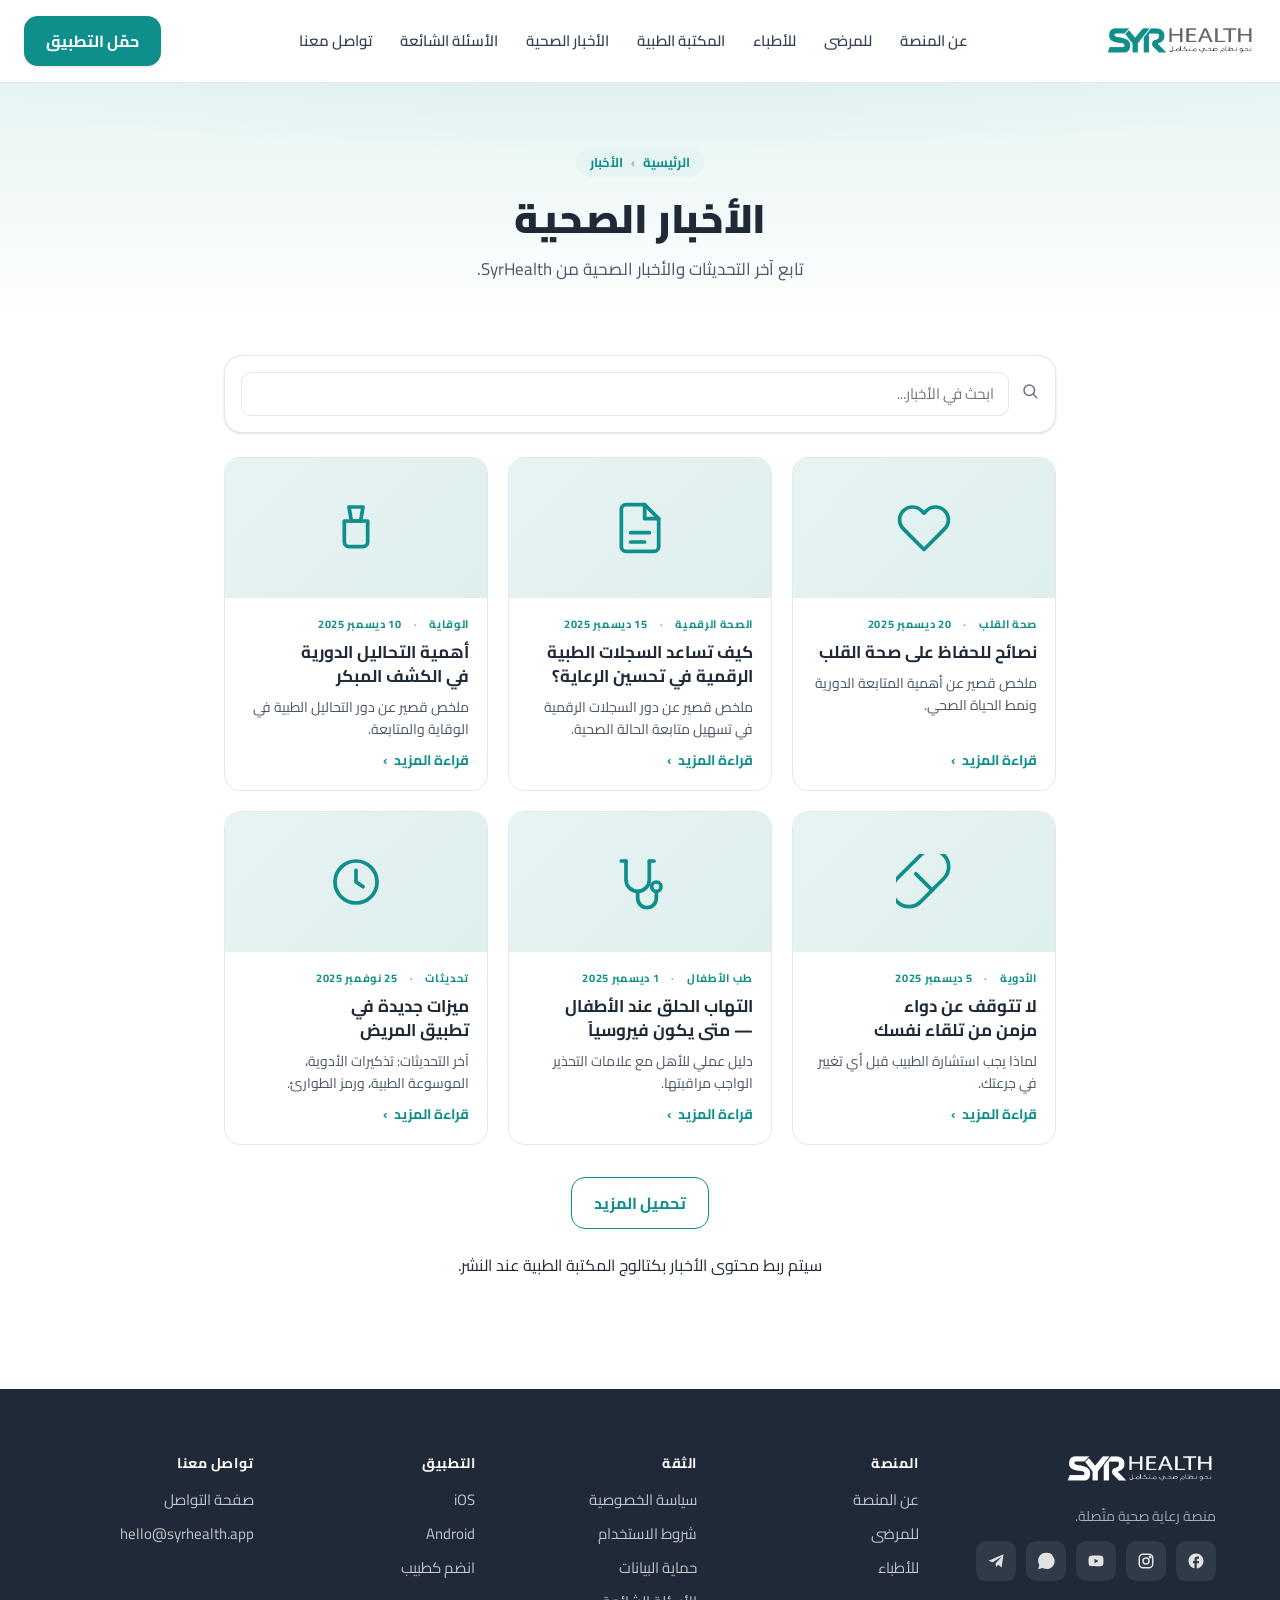
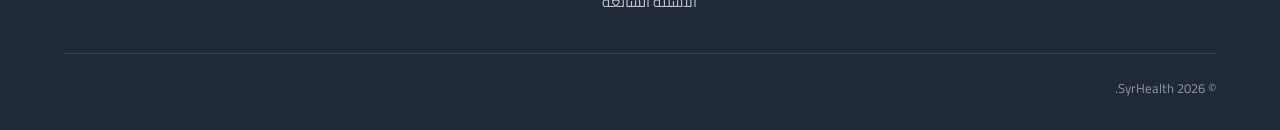
<file: news.html>
<!doctype html>
<html lang="ar" dir="rtl">
<head>
<meta charset="utf-8">
<meta name="viewport" content="width=device-width, initial-scale=1">
<title>الأخبار الصحية — SyrHealth</title>
<meta name="description" content="آخر الأخبار والتحديثات الصحية من SyrHealth.">
<link rel="stylesheet" href="forms.css">
</head>
<body>

<header class="nav">
  <div class="nav-inner">
    <a href="index.html#top" class="nav-logo" aria-label="SyrHealth"><img src="assets/syr-health-logo.png" alt="SYR HEALTH"></a>
        <nav class="nav-links">
      <a href="index.html#about"   data-lang="en">Platform</a>         <a href="index.html#about"   data-lang="ar">عن المنصة</a>
      <a href="index.html#patients" data-lang="en">For patients</a>   <a href="index.html#patients" data-lang="ar">للمرضى</a>
      <a href="index.html#doctors"  data-lang="en">For doctors</a>    <a href="index.html#doctors"  data-lang="ar">للأطباء</a>
      <a href="index.html#library"  data-lang="en">Medical library</a><a href="index.html#library"  data-lang="ar">المكتبة الطبية</a>
      <a href="news.html"           data-lang="en">Health news</a>    <a href="news.html"           data-lang="ar">الأخبار الصحية</a>
      <a href="index.html#faq"      data-lang="en">FAQ</a>            <a href="index.html#faq"      data-lang="ar">الأسئلة الشائعة</a>
      <a href="contact.html"        data-lang="en">Contact us</a>     <a href="contact.html"        data-lang="ar">تواصل معنا</a>
    </nav>
    <div class="nav-cta">
      <a href="download.html" class="btn primary"><span data-lang="en">Download app</span><span data-lang="ar">حمّل التطبيق</span></a>
    </div>
  </div>
</header>

<section class="form-hero">
  <div class="container">
    <span class="breadcrumb">
      <a href="index.html"><span data-lang="en">Home</span><span data-lang="ar">الرئيسية</span></a>
      <span class="sep">›</span>
      <span><span data-lang="en">News</span><span data-lang="ar">الأخبار</span></span>
    </span>
    <h1><span data-lang="en">Health news</span><span data-lang="ar">الأخبار الصحية</span></h1>
    <p>
      <span data-lang="en">Stay updated with the latest health news and updates from SyrHealth.</span>
      <span data-lang="ar">تابع آخر التحديثات والأخبار الصحية من SyrHealth.</span>
    </p>
  </div>
</section>

<section class="form-body">
  <div class="container">
    <!-- Search -->
    <div class="form-card" style="padding: 16px; display: flex; gap: 12px; align-items: center;">
      <span style="color: var(--syr-ink-4);"><svg width="18" height="18" viewBox="0 0 24 24" fill="none" stroke="currentColor" stroke-width="2" stroke-linecap="round"><circle cx="11" cy="11" r="7"/><path d="m21 21-4.3-4.3"/></svg></span>
      <input type="search" placeholder="ابحث في الأخبار..." style="flex:1; padding: 10px 14px; border: 1px solid var(--syr-line); border-radius: 10px; background: #fff; font: 400 15px/22px var(--font-body); color: var(--syr-ink); outline: none;">
    </div>

    <!-- News grid -->
    <div class="news-grid" style="margin-top: 24px;">
      <article class="news-card">
        <div class="img"><svg width="56" height="56" viewBox="0 0 24 24" fill="none" stroke="currentColor" stroke-width="1.6" stroke-linecap="round" stroke-linejoin="round"><path d="M20.84 4.61a5.5 5.5 0 0 0-7.78 0L12 5.67l-1.06-1.06a5.5 5.5 0 0 0-7.78 7.78l1.06 1.06L12 21.23l7.78-7.78 1.06-1.06a5.5 5.5 0 0 0 0-7.78Z"/></svg></div>
        <div class="body">
          <div class="meta"><span data-lang="en">CARDIOLOGY</span><span data-lang="ar">صحة القلب</span><span class="dot">·</span><span>20 ديسمبر 2025</span></div>
          <h3><span data-lang="en">Tips to keep your heart healthy</span><span data-lang="ar">نصائح للحفاظ على صحة القلب</span></h3>
          <p><span data-lang="en">A short summary on the importance of periodic follow-up and a healthy lifestyle.</span><span data-lang="ar">ملخص قصير عن أهمية المتابعة الدورية ونمط الحياة الصحي.</span></p>
          <a class="read-more" href="#"><span data-lang="en">Read more</span><span data-lang="ar">قراءة المزيد</span> ›</a>
        </div>
      </article>

      <article class="news-card">
        <div class="img"><svg width="56" height="56" viewBox="0 0 24 24" fill="none" stroke="currentColor" stroke-width="1.6" stroke-linecap="round" stroke-linejoin="round"><path d="M14 2H6a2 2 0 0 0-2 2v16a2 2 0 0 0 2 2h12a2 2 0 0 0 2-2V8Z"/><path d="M14 2v6h6"/><path d="M8 14h8M8 18h6"/></svg></div>
        <div class="body">
          <div class="meta"><span data-lang="en">DIGITAL HEALTH</span><span data-lang="ar">الصحة الرقمية</span><span class="dot">·</span><span>15 ديسمبر 2025</span></div>
          <h3><span data-lang="en">How digital medical records improve care</span><span data-lang="ar">كيف تساعد السجلات الطبية الرقمية في تحسين الرعاية؟</span></h3>
          <p><span data-lang="en">A short summary on the role of digital records in tracking your health.</span><span data-lang="ar">ملخص قصير عن دور السجلات الرقمية في تسهيل متابعة الحالة الصحية.</span></p>
          <a class="read-more" href="#"><span data-lang="en">Read more</span><span data-lang="ar">قراءة المزيد</span> ›</a>
        </div>
      </article>

      <article class="news-card">
        <div class="img"><svg width="56" height="56" viewBox="0 0 24 24" fill="none" stroke="currentColor" stroke-width="1.6" stroke-linecap="round" stroke-linejoin="round"><path d="M9 3h6l-1 6h-4Z"/><path d="M7 9h10v9a2 2 0 0 1-2 2H9a2 2 0 0 1-2-2Z"/></svg></div>
        <div class="body">
          <div class="meta"><span data-lang="en">PREVENTION</span><span data-lang="ar">الوقاية</span><span class="dot">·</span><span>10 ديسمبر 2025</span></div>
          <h3><span data-lang="en">The importance of periodic lab tests</span><span data-lang="ar">أهمية التحاليل الدورية في الكشف المبكر</span></h3>
          <p><span data-lang="en">A short summary on the role of medical tests in prevention and follow-up.</span><span data-lang="ar">ملخص قصير عن دور التحاليل الطبية في الوقاية والمتابعة.</span></p>
          <a class="read-more" href="#"><span data-lang="en">Read more</span><span data-lang="ar">قراءة المزيد</span> ›</a>
        </div>
      </article>

      <article class="news-card">
        <div class="img"><svg width="56" height="56" viewBox="0 0 24 24" fill="none" stroke="currentColor" stroke-width="1.6" stroke-linecap="round" stroke-linejoin="round"><path d="M10.5 20.5a7.07 7.07 0 0 1-10-10l10-10a7.07 7.07 0 0 1 10 10Z"/><path d="m8.5 8.5 7 7"/></svg></div>
        <div class="body">
          <div class="meta"><span data-lang="en">MEDICATIONS</span><span data-lang="ar">الأدوية</span><span class="dot">·</span><span>5 ديسمبر 2025</span></div>
          <h3><span data-lang="en">Don't stop chronic medication on your own</span><span data-lang="ar">لا تتوقف عن دواء مزمن من تلقاء نفسك</span></h3>
          <p><span data-lang="en">Why tapering and consulting your doctor matters before changes.</span><span data-lang="ar">لماذا يجب استشارة الطبيب قبل أي تغيير في جرعتك.</span></p>
          <a class="read-more" href="#"><span data-lang="en">Read more</span><span data-lang="ar">قراءة المزيد</span> ›</a>
        </div>
      </article>

      <article class="news-card">
        <div class="img"><svg width="56" height="56" viewBox="0 0 24 24" fill="none" stroke="currentColor" stroke-width="1.6" stroke-linecap="round" stroke-linejoin="round"><path d="M6 3v8a5 5 0 0 0 10 0V3"/><path d="M6 3H4M16 3h2"/><path d="M11 16v3a4 4 0 0 0 8 0v-2"/><circle cx="19" cy="14" r="2"/></svg></div>
        <div class="body">
          <div class="meta"><span data-lang="en">PEDIATRICS</span><span data-lang="ar">طب الأطفال</span><span class="dot">·</span><span>1 ديسمبر 2025</span></div>
          <h3><span data-lang="en">Sore throat in children — when it's viral</span><span data-lang="ar">التهاب الحلق عند الأطفال — متى يكون فيروسياً</span></h3>
          <p><span data-lang="en">A practical guide for parents, with red flags to watch.</span><span data-lang="ar">دليل عملي للأهل مع علامات التحذير الواجب مراقبتها.</span></p>
          <a class="read-more" href="#"><span data-lang="en">Read more</span><span data-lang="ar">قراءة المزيد</span> ›</a>
        </div>
      </article>

      <article class="news-card">
        <div class="img"><svg width="56" height="56" viewBox="0 0 24 24" fill="none" stroke="currentColor" stroke-width="1.6" stroke-linecap="round" stroke-linejoin="round"><circle cx="12" cy="12" r="9"/><path d="M12 7v5l3 2"/></svg></div>
        <div class="body">
          <div class="meta"><span data-lang="en">UPDATES</span><span data-lang="ar">تحديثات</span><span class="dot">·</span><span>25 نوفمبر 2025</span></div>
          <h3><span data-lang="en">New features in the patient app</span><span data-lang="ar">ميزات جديدة في تطبيق المريض</span></h3>
          <p><span data-lang="en">Latest updates: medication reminders, encyclopedia, and emergency QR.</span><span data-lang="ar">آخر التحديثات: تذكيرات الأدوية، الموسوعة الطبية، ورمز الطوارئ.</span></p>
          <a class="read-more" href="#"><span data-lang="en">Read more</span><span data-lang="ar">قراءة المزيد</span> ›</a>
        </div>
      </article>
    </div>

    <div style="text-align:center; margin-top: 32px;">
      <button class="btn outline" type="button" onclick="alert('سيتم تحميل المزيد عند توفر النشر');"><span data-lang="en">Load more</span><span data-lang="ar">تحميل المزيد</span></button>
    </div>

    <p class="last-updated" style="text-align:center; margin-top: 24px;">
      <span data-lang="en">News content will be linked to the medical library news catalog when published.</span>
      <span data-lang="ar">سيتم ربط محتوى الأخبار بكتالوج المكتبة الطبية عند النشر.</span>
    </p>
  </div>
</section>

<footer class="footer">
  <div class="container">
    <div class="footer-grid">
      <div class="footer-brand">
        <img src="assets/syr-health-logo.png" alt="SYR HEALTH">
        <p><span data-lang="en">A connected healthcare platform.</span><span data-lang="ar">منصة رعاية صحية متّصلة.</span></p>
        <div class="social-row" style="margin-top: 14px;">
          <a href="#" aria-label="Facebook"><svg width="18" height="18" viewBox="0 0 24 24" fill="currentColor"><path d="M22 12c0-5.52-4.48-10-10-10S2 6.48 2 12c0 4.84 3.44 8.87 8 9.8V15H8v-3h2V9.5C10 7.57 11.57 6 13.5 6H16v3h-2c-.55 0-1 .45-1 1v2h3v3h-3v6.95c5.05-.5 9-4.76 9-9.95z"/></svg></a>
          <a href="#" aria-label="Instagram"><svg width="18" height="18" viewBox="0 0 24 24" fill="none" stroke="currentColor" stroke-width="2"><rect x="3" y="3" width="18" height="18" rx="5"/><circle cx="12" cy="12" r="4"/><circle cx="17.5" cy="6.5" r="1" fill="currentColor"/></svg></a>
          <a href="#" aria-label="YouTube"><svg width="18" height="18" viewBox="0 0 24 24" fill="currentColor"><path d="M21.6 7.2c-.2-1-1-1.7-1.9-2C18 4.8 12 4.8 12 4.8s-6 0-7.7.4c-.9.3-1.7 1-1.9 2C2 8.9 2 12 2 12s0 3.1.4 4.8c.2 1 1 1.7 1.9 2 1.7.4 7.7.4 7.7.4s6 0 7.7-.4c.9-.3 1.7-1 1.9-2 .4-1.7.4-4.8.4-4.8s0-3.1-.4-4.8zM10 15V9l5.2 3L10 15z"/></svg></a>
          <a href="#" aria-label="WhatsApp"><svg width="18" height="18" viewBox="0 0 24 24" fill="currentColor"><path d="M20.5 3.5A10.4 10.4 0 0012 1C6.2 1 1.5 5.7 1.5 11.5c0 2 .5 4 1.6 5.7L1.5 23l6-1.6c1.7.9 3.6 1.4 5.5 1.4 5.8 0 10.5-4.7 10.5-10.5 0-2.8-1.1-5.4-3-7.3z"/></svg></a>
          <a href="#" aria-label="Telegram"><svg width="18" height="18" viewBox="0 0 24 24" fill="currentColor"><path d="M22 3 2 11.5l5.5 2L20 6l-8.5 9 .5 5 3-3 4.5 3.5L22 3z"/></svg></a>
        </div>
      </div>
      <div>
        <h4><span data-lang="en">Platform</span><span data-lang="ar">المنصة</span></h4>
        <ul class="footer-links">
          <li><a href="index.html#about"><span data-lang="en">About</span><span data-lang="ar">عن المنصة</span></a></li>
          <li><a href="index.html#patients"><span data-lang="en">For patients</span><span data-lang="ar">للمرضى</span></a></li>
          <li><a href="index.html#doctors"><span data-lang="en">For doctors</span><span data-lang="ar">للأطباء</span></a></li>
        </ul>
      </div>
      <div>
        <h4><span data-lang="en">Trust</span><span data-lang="ar">الثقة</span></h4>
        <ul class="footer-links">
          <li><a href="privacy.html"><span data-lang="en">Privacy</span><span data-lang="ar">سياسة الخصوصية</span></a></li>
          <li><a href="terms.html"><span data-lang="en">Terms</span><span data-lang="ar">شروط الاستخدام</span></a></li>
          <li><a href="data-protection.html"><span data-lang="en">Data</span><span data-lang="ar">حماية البيانات</span></a></li>
          <li><a href="index.html#faq"><span data-lang="en">FAQ</span><span data-lang="ar">الأسئلة الشائعة</span></a></li>
        </ul>
      </div>
      <div>
        <h4><span data-lang="en">Get the app</span><span data-lang="ar">التطبيق</span></h4>
        <ul class="footer-links">
          <li><a href="download.html">iOS</a></li>
          <li><a href="download.html">Android</a></li>
          <li><a href="doctor-signup.html"><span data-lang="en">Join as doctor</span><span data-lang="ar">انضم كطبيب</span></a></li>
        </ul>
      </div>
      <div>
        <h4><span data-lang="en">Contact</span><span data-lang="ar">تواصل معنا</span></h4>
        <ul class="footer-links">
          <li><a href="contact.html"><span data-lang="en">Contact page</span><span data-lang="ar">صفحة التواصل</span></a></li>
          <li><a href="mailto:hello@syrhealth.app">hello@syrhealth.app</a></li>
        </ul>
      </div>
    </div>
    <div class="footer-bottom">
      <span>© <span id="year"></span> SyrHealth.</span>
    </div>
  </div>
</footer>

<script>
  const saved = localStorage.getItem("syr_lang") || "ar";
  document.documentElement.setAttribute("dir", saved === "ar" ? "rtl" : "ltr");
  document.documentElement.setAttribute("lang", saved);
  document.getElementById("year").textContent = new Date().getFullYear();
  document.querySelectorAll("[data-lang]").forEach(el => {
    const isAr = saved === "ar";
    el.style.display = (isAr && el.dataset.lang === "ar") || (!isAr && el.dataset.lang === "en") ? "" : "none";
  });
</script>
</body>
</html>
</file>
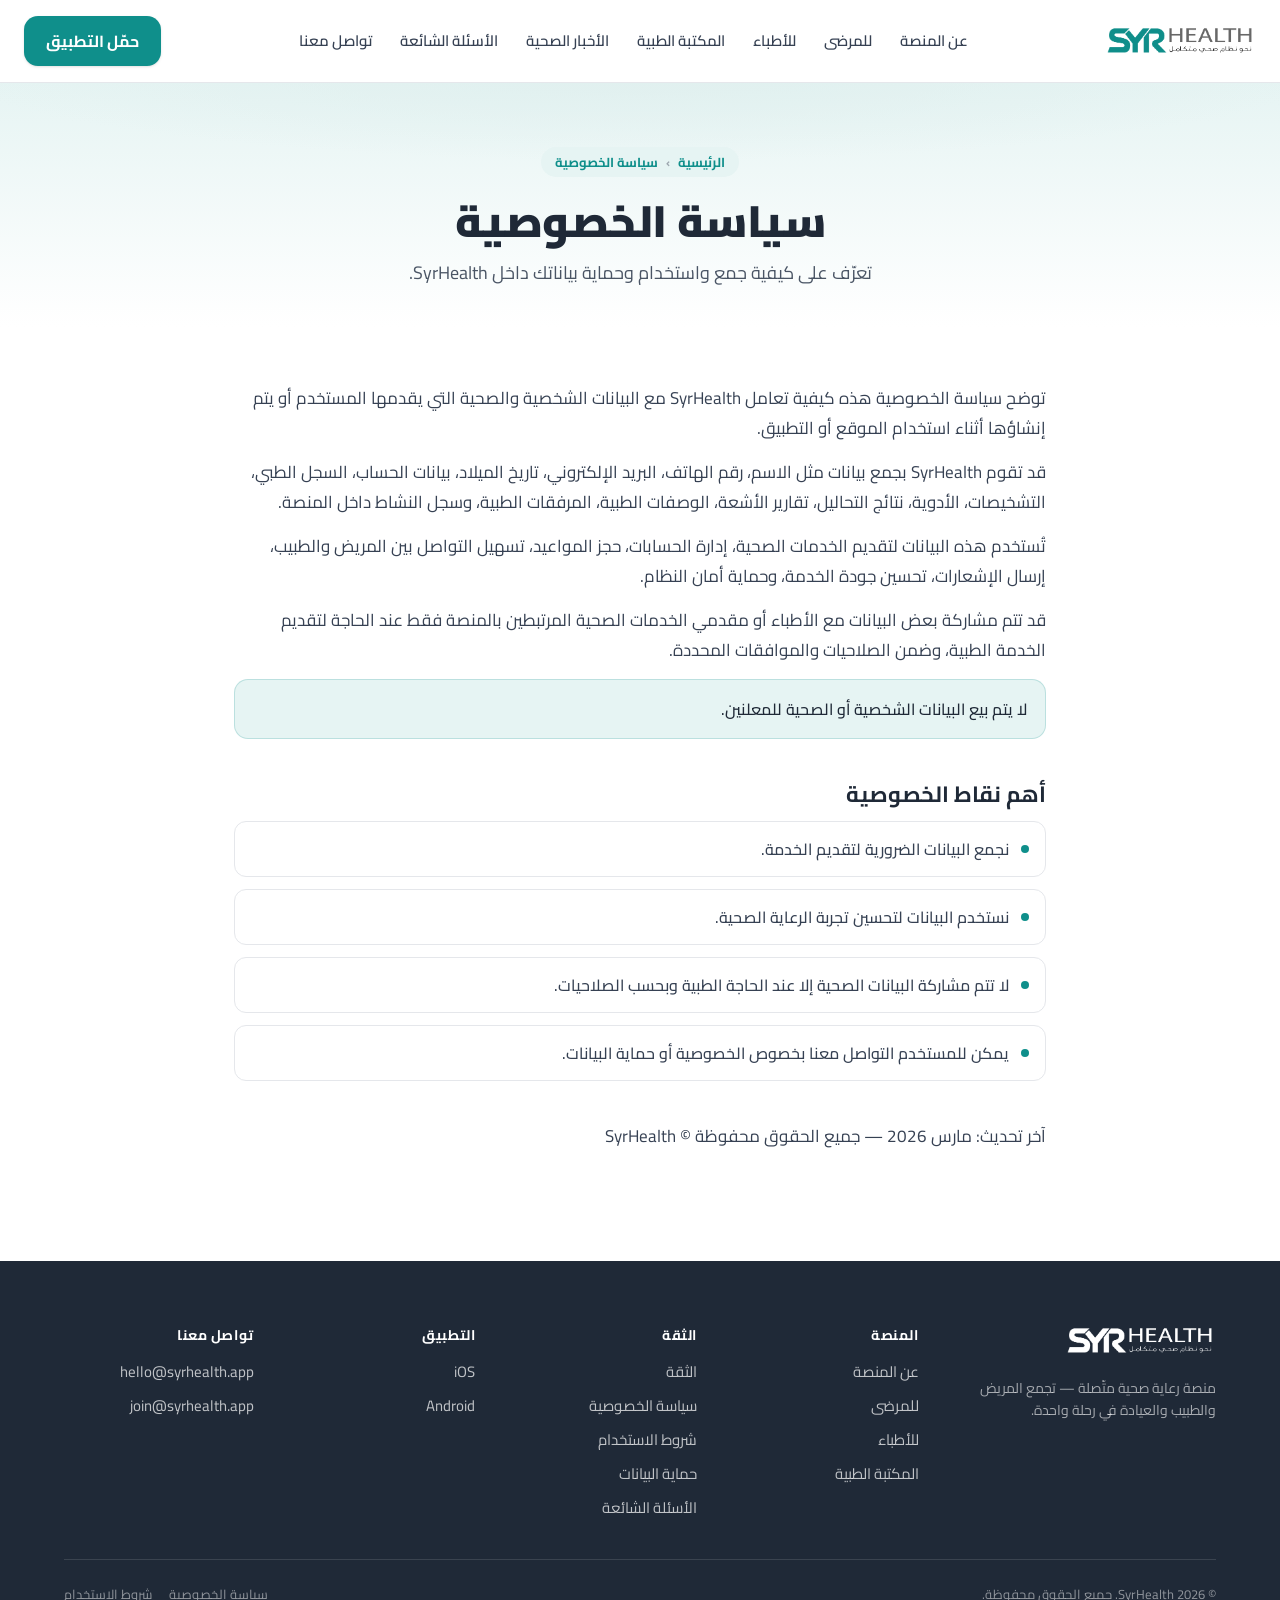
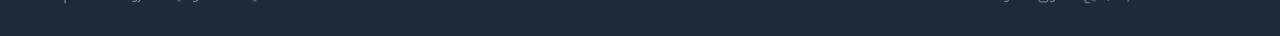
<file: privacy.html>
<!doctype html>
<html lang="ar" dir="rtl">
<head>
<meta charset="utf-8">
<meta name="viewport" content="width=device-width, initial-scale=1">
<title>سياسة الخصوصية — SyrHealth</title>
<meta name="description" content="كيفية جمع واستخدام وحماية بياناتك داخل منصة SyrHealth.">
<link rel="stylesheet" href="legal.css">
</head>
<body>

<!-- Header (shared shell) -->
<header class="nav" data-screen-label="00 Nav">
  <div class="nav-inner">
    <a href="index.html#top" class="nav-logo" aria-label="SyrHealth"><img src="assets/syr-health-logo.png" alt="SYR HEALTH"></a>
        <nav class="nav-links">
      <a href="index.html#about"   data-lang="en">Platform</a>         <a href="index.html#about"   data-lang="ar">عن المنصة</a>
      <a href="index.html#patients" data-lang="en">For patients</a>   <a href="index.html#patients" data-lang="ar">للمرضى</a>
      <a href="index.html#doctors"  data-lang="en">For doctors</a>    <a href="index.html#doctors"  data-lang="ar">للأطباء</a>
      <a href="index.html#library"  data-lang="en">Medical library</a><a href="index.html#library"  data-lang="ar">المكتبة الطبية</a>
      <a href="news.html"           data-lang="en">Health news</a>    <a href="news.html"           data-lang="ar">الأخبار الصحية</a>
      <a href="index.html#faq"      data-lang="en">FAQ</a>            <a href="index.html#faq"      data-lang="ar">الأسئلة الشائعة</a>
      <a href="contact.html"        data-lang="en">Contact us</a>     <a href="contact.html"        data-lang="ar">تواصل معنا</a>
    </nav>
    <div class="nav-cta">
      <a href="index.html#download" class="btn primary">حمّل التطبيق</a>
    </div>
  </div>
</header>

<section class="legal-hero">
  <div class="container">
    <span class="breadcrumb">
      <a href="index.html">الرئيسية</a>
      <span class="sep">›</span>
      <span>سياسة الخصوصية</span>
    </span>
    <h1>سياسة الخصوصية</h1>
    <p>تعرّف على كيفية جمع واستخدام وحماية بياناتك داخل SyrHealth.</p>
  </div>
</section>

<section class="legal-body">
  <div class="container">
    <section>
      <p>توضح سياسة الخصوصية هذه كيفية تعامل SyrHealth مع البيانات الشخصية والصحية التي يقدمها المستخدم أو يتم إنشاؤها أثناء استخدام الموقع أو التطبيق.</p>
      <p>قد تقوم SyrHealth بجمع بيانات مثل الاسم، رقم الهاتف، البريد الإلكتروني، تاريخ الميلاد، بيانات الحساب، السجل الطبي، التشخيصات، الأدوية، نتائج التحاليل، تقارير الأشعة، الوصفات الطبية، المرفقات الطبية، وسجل النشاط داخل المنصة.</p>
      <p>تُستخدم هذه البيانات لتقديم الخدمات الصحية، إدارة الحسابات، حجز المواعيد، تسهيل التواصل بين المريض والطبيب، إرسال الإشعارات، تحسين جودة الخدمة، وحماية أمان النظام.</p>
      <p>قد تتم مشاركة بعض البيانات مع الأطباء أو مقدمي الخدمات الصحية المرتبطين بالمنصة فقط عند الحاجة لتقديم الخدمة الطبية، وضمن الصلاحيات والموافقات المحددة.</p>
      <div class="note">لا يتم بيع البيانات الشخصية أو الصحية للمعلنين.</div>
    </section>

    <section>
      <h2>أهم نقاط الخصوصية</h2>
      <ul class="legal-list">
        <li>نجمع البيانات الضرورية لتقديم الخدمة.</li>
        <li>نستخدم البيانات لتحسين تجربة الرعاية الصحية.</li>
        <li>لا تتم مشاركة البيانات الصحية إلا عند الحاجة الطبية وبحسب الصلاحيات.</li>
        <li>يمكن للمستخدم التواصل معنا بخصوص الخصوصية أو حماية البيانات.</li>
      </ul>
    </section>

    <p class="last-updated">آخر تحديث: مارس 2026 — جميع الحقوق محفوظة © SyrHealth</p>
  </div>
</section>

<!-- Footer (shared) -->
<footer class="footer">
  <div class="container">
    <div class="footer-grid">
      <div class="footer-brand">
        <img src="assets/syr-health-logo.png" alt="SYR HEALTH">
        <p>منصة رعاية صحية متّصلة — تجمع المريض والطبيب والعيادة في رحلة واحدة.</p>
      </div>
      <div>
        <h4>المنصة</h4>
        <ul class="footer-links">
          <li><a href="index.html#about">عن المنصة</a></li>
          <li><a href="index.html#patients">للمرضى</a></li>
          <li><a href="index.html#doctors">للأطباء</a></li>
          <li><a href="index.html#library">المكتبة الطبية</a></li>
        </ul>
      </div>
      <div>
        <h4>الثقة</h4>
        <ul class="footer-links">
          <li><a href="index.html#trust">الثقة</a></li>
          <li><a href="privacy.html">سياسة الخصوصية</a></li>
          <li><a href="terms.html">شروط الاستخدام</a></li>
          <li><a href="data-protection.html">حماية البيانات</a></li>
          <li><a href="index.html#faq">الأسئلة الشائعة</a></li>
        </ul>
      </div>
      <div>
        <h4>التطبيق</h4>
        <ul class="footer-links">
          <li><a href="index.html#download">iOS</a></li>
          <li><a href="index.html#download">Android</a></li>
        </ul>
      </div>
      <div>
        <h4>تواصل معنا</h4>
        <ul class="footer-links">
          <li><a href="mailto:hello@syrhealth.app">hello@syrhealth.app</a></li>
          <li><a href="mailto:join@syrhealth.app">join@syrhealth.app</a></li>
        </ul>
      </div>
    </div>
    <div class="footer-bottom">
      <span>© <span id="year"></span> SyrHealth. جميع الحقوق محفوظة.</span>
      <span>
        <a href="privacy.html" style="color:inherit; text-decoration:none; margin-inline-end:14px;">سياسة الخصوصية</a>
        <a href="terms.html" style="color:inherit; text-decoration:none;">شروط الاستخدام</a>
      </span>
    </div>
  </div>
</footer>

<script>document.getElementById("year").textContent = new Date().getFullYear();</script>
</body>
</html>
</file>
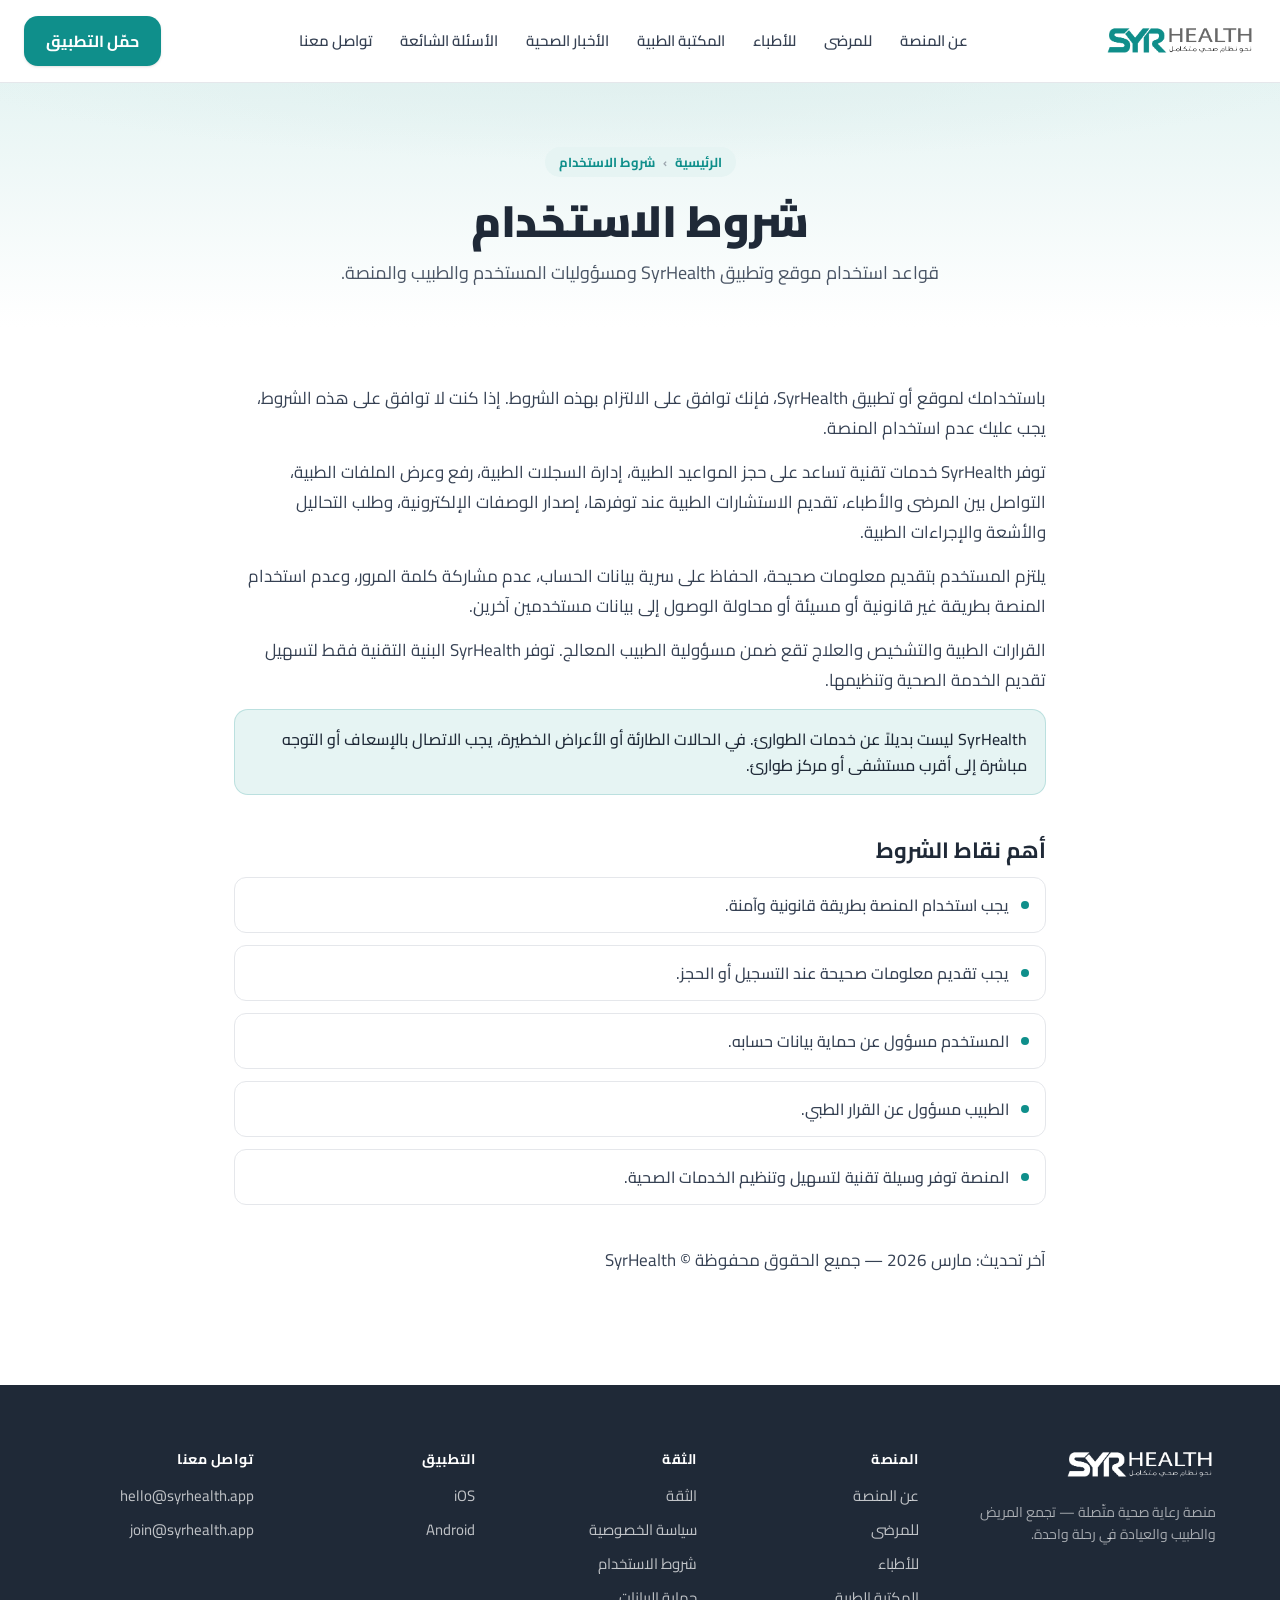
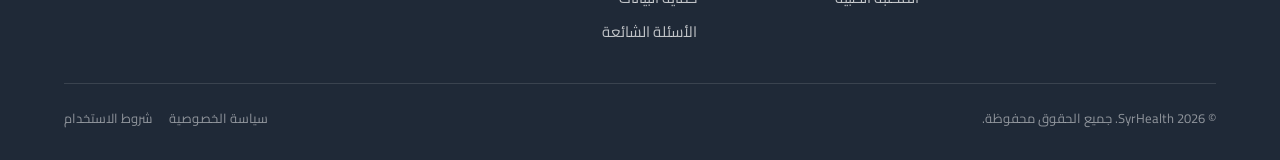
<file: terms.html>
<!doctype html>
<html lang="ar" dir="rtl">
<head>
<meta charset="utf-8">
<meta name="viewport" content="width=device-width, initial-scale=1">
<title>شروط الاستخدام — SyrHealth</title>
<meta name="description" content="قواعد استخدام موقع وتطبيق SyrHealth ومسؤوليات المستخدم والطبيب والمنصة.">
<link rel="stylesheet" href="legal.css">
</head>
<body>

<header class="nav">
  <div class="nav-inner">
    <a href="index.html#top" class="nav-logo" aria-label="SyrHealth"><img src="assets/syr-health-logo.png" alt="SYR HEALTH"></a>
        <nav class="nav-links">
      <a href="index.html#about"   data-lang="en">Platform</a>         <a href="index.html#about"   data-lang="ar">عن المنصة</a>
      <a href="index.html#patients" data-lang="en">For patients</a>   <a href="index.html#patients" data-lang="ar">للمرضى</a>
      <a href="index.html#doctors"  data-lang="en">For doctors</a>    <a href="index.html#doctors"  data-lang="ar">للأطباء</a>
      <a href="index.html#library"  data-lang="en">Medical library</a><a href="index.html#library"  data-lang="ar">المكتبة الطبية</a>
      <a href="news.html"           data-lang="en">Health news</a>    <a href="news.html"           data-lang="ar">الأخبار الصحية</a>
      <a href="index.html#faq"      data-lang="en">FAQ</a>            <a href="index.html#faq"      data-lang="ar">الأسئلة الشائعة</a>
      <a href="contact.html"        data-lang="en">Contact us</a>     <a href="contact.html"        data-lang="ar">تواصل معنا</a>
    </nav>
    <div class="nav-cta">
      <a href="index.html#download" class="btn primary">حمّل التطبيق</a>
    </div>
  </div>
</header>

<section class="legal-hero">
  <div class="container">
    <span class="breadcrumb">
      <a href="index.html">الرئيسية</a>
      <span class="sep">›</span>
      <span>شروط الاستخدام</span>
    </span>
    <h1>شروط الاستخدام</h1>
    <p>قواعد استخدام موقع وتطبيق SyrHealth ومسؤوليات المستخدم والطبيب والمنصة.</p>
  </div>
</section>

<section class="legal-body">
  <div class="container">
    <section>
      <p>باستخدامك لموقع أو تطبيق SyrHealth، فإنك توافق على الالتزام بهذه الشروط. إذا كنت لا توافق على هذه الشروط، يجب عليك عدم استخدام المنصة.</p>
      <p>توفر SyrHealth خدمات تقنية تساعد على حجز المواعيد الطبية، إدارة السجلات الطبية، رفع وعرض الملفات الطبية، التواصل بين المرضى والأطباء، تقديم الاستشارات الطبية عند توفرها، إصدار الوصفات الإلكترونية، وطلب التحاليل والأشعة والإجراءات الطبية.</p>
      <p>يلتزم المستخدم بتقديم معلومات صحيحة، الحفاظ على سرية بيانات الحساب، عدم مشاركة كلمة المرور، وعدم استخدام المنصة بطريقة غير قانونية أو مسيئة أو محاولة الوصول إلى بيانات مستخدمين آخرين.</p>
      <p>القرارات الطبية والتشخيص والعلاج تقع ضمن مسؤولية الطبيب المعالج. توفر SyrHealth البنية التقنية فقط لتسهيل تقديم الخدمة الصحية وتنظيمها.</p>
      <div class="note">SyrHealth ليست بديلاً عن خدمات الطوارئ. في الحالات الطارئة أو الأعراض الخطيرة، يجب الاتصال بالإسعاف أو التوجه مباشرة إلى أقرب مستشفى أو مركز طوارئ.</div>
    </section>

    <section>
      <h2>أهم نقاط الشروط</h2>
      <ul class="legal-list">
        <li>يجب استخدام المنصة بطريقة قانونية وآمنة.</li>
        <li>يجب تقديم معلومات صحيحة عند التسجيل أو الحجز.</li>
        <li>المستخدم مسؤول عن حماية بيانات حسابه.</li>
        <li>الطبيب مسؤول عن القرار الطبي.</li>
        <li>المنصة توفر وسيلة تقنية لتسهيل وتنظيم الخدمات الصحية.</li>
      </ul>
    </section>

    <p class="last-updated">آخر تحديث: مارس 2026 — جميع الحقوق محفوظة © SyrHealth</p>
  </div>
</section>

<footer class="footer">
  <div class="container">
    <div class="footer-grid">
      <div class="footer-brand">
        <img src="assets/syr-health-logo.png" alt="SYR HEALTH">
        <p>منصة رعاية صحية متّصلة — تجمع المريض والطبيب والعيادة في رحلة واحدة.</p>
      </div>
      <div>
        <h4>المنصة</h4>
        <ul class="footer-links">
          <li><a href="index.html#about">عن المنصة</a></li>
          <li><a href="index.html#patients">للمرضى</a></li>
          <li><a href="index.html#doctors">للأطباء</a></li>
          <li><a href="index.html#library">المكتبة الطبية</a></li>
        </ul>
      </div>
      <div>
        <h4>الثقة</h4>
        <ul class="footer-links">
          <li><a href="index.html#trust">الثقة</a></li>
          <li><a href="privacy.html">سياسة الخصوصية</a></li>
          <li><a href="terms.html">شروط الاستخدام</a></li>
          <li><a href="data-protection.html">حماية البيانات</a></li>
          <li><a href="index.html#faq">الأسئلة الشائعة</a></li>
        </ul>
      </div>
      <div>
        <h4>التطبيق</h4>
        <ul class="footer-links">
          <li><a href="index.html#download">iOS</a></li>
          <li><a href="index.html#download">Android</a></li>
        </ul>
      </div>
      <div>
        <h4>تواصل معنا</h4>
        <ul class="footer-links">
          <li><a href="mailto:hello@syrhealth.app">hello@syrhealth.app</a></li>
          <li><a href="mailto:join@syrhealth.app">join@syrhealth.app</a></li>
        </ul>
      </div>
    </div>
    <div class="footer-bottom">
      <span>© <span id="year"></span> SyrHealth. جميع الحقوق محفوظة.</span>
      <span>
        <a href="privacy.html" style="color:inherit; text-decoration:none; margin-inline-end:14px;">سياسة الخصوصية</a>
        <a href="terms.html" style="color:inherit; text-decoration:none;">شروط الاستخدام</a>
      </span>
    </div>
  </div>
</footer>

<script>document.getElementById("year").textContent = new Date().getFullYear();</script>
</body>
</html>
</file>
<file: styles.css>
/* SyrHealth — public marketing site. Token-driven. */
@import url("colors_and_type.css");

* { box-sizing: border-box; -webkit-tap-highlight-color: transparent; }
html, body { margin: 0; padding: 0; }
html { scroll-behavior: smooth; }
body {
  font-family: var(--font-body);
  color: var(--syr-ink);
  background: #fff;
  line-height: 1.5;
}

/* ============================================================
 * Layout primitives
 * ============================================================ */
.container { max-width: 1200px; margin: 0 auto; padding: 0 24px; }
.section   { padding: 96px 0; }
.section.tight  { padding: 72px 0; }
.section.muted  { background: var(--syr-surface-soft); }
.section.mint   { background: var(--syr-surface-mint); }
.eyebrow {
  display: inline-block;
  padding: 6px 14px;
  border-radius: 9999px;
  background: var(--syr-surface-mint);
  color: var(--syr-teal);
  font: 700 13px/18px var(--font-display);
  margin-bottom: 16px;
}
.section-head { max-width: 720px; margin: 0 auto 56px; text-align: center; }
.section-head h2 { margin: 0 0 12px; font: 900 40px/48px var(--font-display); color: var(--syr-ink); letter-spacing: -.01em; text-wrap: balance; }
.section-head p  { margin: 0; font: 400 18px/28px var(--font-body); color: var(--syr-ink-3); text-wrap: pretty; max-width: 600px; margin-left: auto; margin-right: auto; }

/* ============================================================
 * Buttons
 * ============================================================ */
.btn {
  display: inline-flex; align-items: center; justify-content: center; gap: 8px;
  border: 0; cursor: pointer;
  font: 700 16px/22px var(--font-display);
  padding: 14px 22px;
  border-radius: 14px;
  text-decoration: none;
  white-space: nowrap;
  transition: transform var(--dur-fast), background var(--dur-base), box-shadow var(--dur-base);
}
.btn:active { transform: scale(.97); }
.btn.primary { background: var(--syr-teal); color: #fff; box-shadow: var(--shadow-sm); }
.btn.primary:hover { background: var(--syr-teal-hover); box-shadow: var(--shadow-md); }
.btn.outline { background: #fff; color: var(--syr-teal); border: 1px solid var(--syr-teal); }
.btn.outline:hover { background: var(--syr-surface-mint); }
.btn.text { background: transparent; color: var(--syr-teal); padding: 8px 4px; }
.btn.lg { padding: 18px 28px; font-size: 17px; border-radius: 16px; }

/* ============================================================
 * Header / nav
 * ============================================================ */
.nav {
  position: sticky; top: 0; z-index: 50;
  background: rgba(255,255,255,.85);
  backdrop-filter: blur(12px); -webkit-backdrop-filter: blur(12px);
  border-bottom: 1px solid var(--syr-line);
}
.nav-inner {
  display: flex; align-items: center; justify-content: space-between;
  padding: 16px 24px; max-width: 1280px; margin: 0 auto;
  gap: 24px;
}
.nav-logo img { height: 32px; display: block; }
.nav-links {
  display: flex; align-items: center; gap: 28px;
  font: 600 15px/20px var(--font-display);
}
.nav-links a { color: var(--syr-ink-2); text-decoration: none; }
.nav-links a:hover { color: var(--syr-teal); }
.nav-cta { display: flex; align-items: center; gap: 12px; }
.lang-toggle {
  display: inline-flex; align-items: center; gap: 6px;
  background: var(--syr-surface-mint); color: var(--syr-teal);
  padding: 8px 14px; border-radius: 9999px;
  font: 700 14px/18px var(--font-display); border: 0; cursor: pointer;
}
.lang-toggle:hover { background: var(--syr-surface-tab); }

@media (max-width: 880px) {
  .nav-links { display: none; }
  .nav-cta .btn:not(.primary) { display: none; }
  .nav-inner { padding: 12px 16px; gap: 12px; }
  .nav-logo img { height: 28px; }
  .lang-toggle { padding: 6px 10px; font-size: 13px; }
}

/* Mobile hamburger menu */
.nav-burger {
  display: none;
  width: 36px; height: 36px;
  border: 1px solid var(--syr-line);
  background: #fff;
  border-radius: 10px;
  align-items: center; justify-content: center;
  cursor: pointer;
  color: var(--syr-ink);
}
@media (max-width: 880px) {
  .nav-burger { display: inline-flex; }
}
.mobile-nav {
  display: none;
  position: fixed;
  inset: 0;
  z-index: 100;
  background: rgba(0,0,0,.32);
  backdrop-filter: blur(4px);
}
.mobile-nav.open { display: block; }
.mobile-nav-panel {
  position: absolute;
  top: 0; right: 0;
  width: min(86vw, 320px);
  height: 100%;
  background: #fff;
  padding: 20px;
  box-shadow: -8px 0 32px rgba(0,0,0,.18);
  display: flex; flex-direction: column; gap: 8px;
  overflow-y: auto;
}
html[dir="ltr"] .mobile-nav-panel { right: auto; left: 0; box-shadow: 8px 0 32px rgba(0,0,0,.18); }
.mobile-nav-panel .close {
  align-self: flex-end;
  border: 0; background: transparent;
  width: 36px; height: 36px;
  font: 700 24px/1 sans-serif; color: var(--syr-ink-3);
  cursor: pointer;
}
.mobile-nav-panel a {
  display: block;
  padding: 14px 12px;
  border-radius: 10px;
  font: 600 16px/22px var(--font-display);
  color: var(--syr-ink);
  text-decoration: none;
}
.mobile-nav-panel a:hover { background: var(--syr-surface-mint); color: var(--syr-teal); }
.mobile-nav-panel .divider { height: 1px; background: var(--syr-line); margin: 8px 0; }

/* ============================================================
 * Hero — centered single-column with layered background
 * ============================================================ */
.hero {
  position: relative;
  padding: 120px 0 108px;
  overflow: hidden;
  background:
    radial-gradient(80% 60% at 50% -10%, #DFEFEE 0%, transparent 70%),
    linear-gradient(180deg, var(--syr-surface-mint) 0%, #fff 100%);
}
.hero-bg {
  position: absolute; inset: 0;
  pointer-events: none;
  z-index: 0;
}
.hero-blob {
  position: absolute;
  border-radius: 50%;
  filter: blur(90px);
  pointer-events: none;
}
.hero-blob.blob-1 {
  width: 640px; height: 640px;
  top: -240px; right: -220px;
  background: var(--syr-blob-1);
  opacity: .65;
}
.hero-blob.blob-2 {
  width: 540px; height: 540px;
  bottom: -260px; left: -180px;
  background: var(--syr-blob-2);
  opacity: .55;
}
.hero-blob.blob-3 {
  width: 320px; height: 320px;
  top: 30%; left: 50%;
  transform: translate(-50%, -50%);
  background: var(--syr-mint);
  opacity: .18;
}
.hero-pulse {
  position: absolute;
  bottom: 80px;
  left: 0; right: 0;
  width: 100%;
  height: 200px;
  color: var(--syr-teal);
  opacity: .10;
  pointer-events: none;
}
.hero-cross {
  position: absolute;
  width: 56px; height: 56px;
  color: var(--syr-teal);
  opacity: .14;
  filter: blur(.5px);
}
.hero-cross:first-of-type {
  top: 140px;
  left: 8%;
  transform: rotate(-12deg);
}
.hero-cross.hero-cross-2 {
  top: 220px;
  right: 8%;
  width: 40px; height: 40px;
  transform: rotate(20deg);
  opacity: .10;
}
@media (max-width: 700px) {
  .hero-cross { display: none; }
  .hero-pulse { bottom: 30px; opacity: .08; }
}

.hero-center {
  position: relative;
  z-index: 1;
  max-width: 820px;
  margin: 0 auto;
  text-align: center;
  display: flex;
  flex-direction: column;
  align-items: center;
  gap: 20px;
}
.hero-logo {
  height: 64px;
  display: block;
  filter: drop-shadow(0 4px 8px rgba(15, 143, 139, .12));
  margin-bottom: 4px;
}
.hero-center .eyebrow { margin-bottom: 0; }
.hero-center h1 {
  margin: 0;
  font: 900 60px/68px var(--font-display);
  color: var(--syr-ink);
  letter-spacing: -.02em;
  text-wrap: balance;
}
.hero-center h1 .accent { color: var(--syr-teal); }
.hero-center p {
  margin: 0;
  font: 400 19px/30px var(--font-body);
  color: var(--syr-ink-3);
  max-width: 660px;
  text-wrap: pretty;
}
.hero-center .hero-ctas {
  display: flex;
  flex-wrap: wrap;
  gap: 12px;
  justify-content: center;
  margin-top: 8px;
}
.hero-center .hero-stats {
  display: flex;
  gap: 48px;
  margin-top: 28px;
  padding-top: 28px;
  border-top: 1px solid var(--syr-teal-20);
  flex-wrap: wrap;
  justify-content: center;
}
.hero-center .hero-stats > div {
  flex: 0 0 auto;
  min-width: 140px;
  max-width: 200px;
}
.hero-center .stat-num {
  font: 900 32px/36px var(--font-num);
  color: var(--syr-teal);
}
.hero-center .stat-lbl {
  font: 400 13px/18px var(--font-body);
  color: var(--syr-ink-4);
  margin-top: 4px;
}
@media (max-width: 880px) {
  .hero { padding: 80px 0 72px; }
  .hero-center h1 { font-size: 40px; line-height: 48px; }
  .hero-center p { font-size: 17px; line-height: 28px; }
  .hero-logo { height: 48px; }
  .hero-center .hero-stats { gap: 24px; }
  .section { padding: 64px 0; }
  .section.tight { padding: 48px 0; }
  .section-head h2 { font-size: 30px; line-height: 38px; }
  .section-head p { font-size: 16px; line-height: 26px; }
  .showcase .copy h2 { font-size: 32px; line-height: 40px; }
}
@media (max-width: 480px) {
  .container { padding: 0 16px; }
  .hero { padding: 48px 0 48px; }
  .hero-center { gap: 14px; }
  .hero-center h1 { font-size: 28px; line-height: 36px; letter-spacing: -.01em; }
  .hero-center p { font-size: 16px; line-height: 26px; }
  .hero-logo { height: 40px; }
  .hero-center .hero-stats { padding-top: 20px; margin-top: 16px; gap: 14px; }
  .hero-center .stat-num { font-size: 22px; line-height: 26px; }
  .hero-center .stat-lbl { font-size: 12px; line-height: 16px; }
  .hero-center .hero-ctas { width: 100%; }
  .hero-center .hero-ctas .btn { flex: 1 1 100%; min-width: 0; }
  .section { padding: 48px 0; }
  .section-head h2 { font-size: 24px; line-height: 32px; }
  .section-head p { font-size: 15px; line-height: 24px; }
  .section-head { margin-bottom: 32px; }
  .showcase .copy h2 { font-size: 26px; line-height: 34px; }
  .showcase .copy p { font-size: 16px; line-height: 26px; }
  .feature-card, .trust-card { padding: 18px; }
  .feature-card h3 { font-size: 16px; line-height: 22px; }
  .feature-card p { font-size: 14px; line-height: 20px; }
  .bullet-list li { font-size: 15px; line-height: 22px; }
  .step { padding: 14px 16px; }
  .step::before { flex-basis: 30px; width: 30px; height: 30px; font-size: 14px; }
  .cta-band { padding: 36px 20px; }
  .cta-band h2 { font-size: 24px; line-height: 32px; }
  .cta-band p { font-size: 16px; line-height: 26px; }
  .faq-item summary { font-size: 15px; line-height: 22px; padding: 14px 0; }
  .footer { padding: 48px 0 24px; }
  .footer-grid { gap: 24px; margin-bottom: 28px; }
  .footer h4 { font-size: 13px; }
  .footer-links a { font-size: 14px; }
  .nav-burger { width: 32px; height: 32px; }
  .mobile-nav-panel { width: 92vw; padding: 16px; }
}

/* ============================================================
 * Cards grid (offers, trust)
 * ============================================================ */
.cards-grid {
  display: grid;
  grid-template-columns: repeat(3, 1fr);
  gap: 18px;
}
.trust-grid { grid-template-columns: repeat(2, 1fr); }
@media (max-width: 880px) { .cards-grid { grid-template-columns: repeat(2, 1fr); } }
@media (max-width: 560px) { .cards-grid { grid-template-columns: 1fr; } }

.feature-card {
  background: #fff;
  border: 1px solid var(--syr-line);
  border-radius: 18px;
  padding: 24px;
  transition: transform var(--dur-base), box-shadow var(--dur-base), border-color var(--dur-base);
}
.feature-card:hover {
  transform: translateY(-2px);
  border-color: var(--syr-teal-20);
  box-shadow: var(--shadow-md);
}
.feature-card .ic {
  width: 44px; height: 44px;
  border-radius: 12px;
  background: var(--syr-surface-mint);
  color: var(--syr-teal);
  display: inline-flex; align-items: center; justify-content: center;
  margin-bottom: 16px;
}
.feature-card h3 { margin: 0 0 8px; font: 700 18px/26px var(--font-display); color: var(--syr-ink); }
.feature-card p  { margin: 0; font: 400 15px/22px var(--font-body); color: var(--syr-ink-3); }

/* Trust cards — slight variant on tinted background */
.trust-card {
  background: #fff;
  border: 1px solid var(--syr-teal-20);
  border-radius: 16px;
  padding: 22px;
  display: flex; gap: 14px; align-items: flex-start;
}
.trust-card .ic {
  flex: 0 0 40px; width: 40px; height: 40px;
  border-radius: 12px;
  background: var(--syr-teal); color: #fff;
  display: inline-flex; align-items: center; justify-content: center;
}
.trust-card h3 { margin: 0 0 4px; font: 700 16px/22px var(--font-display); color: var(--syr-ink); }
.trust-card p  { margin: 0; font: 400 14px/20px var(--font-body); color: var(--syr-ink-3); }

/* ============================================================
 * Showcase \u2014 flat screens (no phone frame), big sections
 * ============================================================ */
.showcase {
  position: relative;
  overflow: hidden;
}
.showcase .container { position: relative; z-index: 2; }
.showcase .copy h2 {
  margin: 0 0 16px;
  font: 900 44px/52px var(--font-display);
  color: var(--syr-ink);
  letter-spacing: -.015em;
  text-wrap: balance;
}
.showcase .copy p {
  margin: 0 0 28px;
  font: 400 18px/30px var(--font-body);
  color: var(--syr-ink-3);
  max-width: 540px;
  text-wrap: pretty;
}
.showcase-grid {
  display: block;
  max-width: 720px;
  margin: 0 auto;
  text-align: center;
}
.showcase-grid .copy { text-align: center; }
.showcase-grid .copy p { margin-left: auto; margin-right: auto; }
.showcase-grid .copy .bullet-list { text-align: start; max-width: 560px; margin-left: auto; margin-right: auto; }
.showcase-grid .copy .btn { display: inline-flex; margin: 0 auto; }
@media (max-width: 980px) {
  .showcase .copy h2 { font-size: 32px; line-height: 40px; }
}

.screen-stack {
  position: relative;
  min-height: 540px;
  display: flex;
  align-items: center;
  justify-content: center;
}
.screen-card {
  background: #fff;
  border: 1px solid var(--syr-line);
  border-radius: 22px;
  overflow: hidden;
  box-shadow:
    0 30px 60px rgba(15, 143, 139, .12),
    0 6px 12px rgba(0, 0, 0, .06);
  position: relative;
  display: block;
}
.screen-card img { display: block; width: 100%; height: auto; }
.screen-stack .screen-a {
  position: absolute;
  width: 56%;
  max-width: 320px;
  top: 0;
  inset-inline-end: 0;
  transform: rotate(2deg);
  z-index: 2;
}
.screen-stack .screen-b {
  position: absolute;
  width: 56%;
  max-width: 320px;
  bottom: 0;
  inset-inline-start: 0;
  transform: rotate(-3deg);
  z-index: 1;
}
@media (max-width: 980px) {
  .screen-stack { min-height: 480px; }
}
@media (max-width: 560px) {
  .screen-stack { min-height: 380px; }
  .screen-stack .screen-a, .screen-stack .screen-b { width: 72%; }
}

/* Strip of small screen thumbnails with captions */
.screen-strip {
  display: grid;
  grid-template-columns: repeat(4, minmax(0, 1fr));
  gap: 16px;
  margin-top: 56px;
}
@media (max-width: 880px) { .screen-strip { grid-template-columns: repeat(2, 1fr); gap: 14px; margin-top: 40px; } }
@media (max-width: 480px) { .screen-strip { grid-template-columns: repeat(2, 1fr); gap: 10px; margin-top: 32px; } }
.screen-thumb {
  display: flex;
  flex-direction: column;
  gap: 10px;
}
.screen-thumb .img-wrap {
  background: var(--syr-surface-soft);
  border: 1px solid var(--syr-line);
  border-radius: 14px;
  overflow: hidden;
  aspect-ratio: 9 / 16;
  max-height: 380px;
  box-shadow: var(--shadow-sm);
}
@media (max-width: 480px) { .screen-thumb .img-wrap { max-height: 260px; } }
.screen-thumb .img-wrap img {
  width: 100%;
  height: 100%;
  object-fit: cover;
  object-position: top center;
  display: block;
}
.screen-thumb .lbl {
  font: 700 14px/20px var(--font-display);
  color: var(--syr-ink);
}
.screen-thumb .desc {
  font: 400 13px/18px var(--font-body);
  color: var(--syr-ink-4);
}
.two-col {
  display: grid; grid-template-columns: 1fr 1fr; gap: 48px; align-items: center;
}
@media (max-width: 880px) { .two-col { grid-template-columns: 1fr; gap: 40px; } }

.two-col.swap > :first-child { order: 2; }
@media (max-width: 880px) { .two-col.swap > :first-child { order: 0; } }

.two-col .copy h2 { margin: 0 0 16px; font: 900 36px/44px var(--font-display); color: var(--syr-ink); letter-spacing: -.01em; }
.two-col .copy p  { margin: 0 0 24px; font: 400 17px/28px var(--font-body); color: var(--syr-ink-3); max-width: 480px; }
.bullet-list { list-style: none; padding: 0; margin: 0 0 28px; display: grid; gap: 12px; }
.bullet-list li {
  display: flex; align-items: flex-start; gap: 12px;
  font: 500 16px/24px var(--font-body); color: var(--syr-ink-2);
}
.bullet-list li .check {
  flex: 0 0 24px; width: 24px; height: 24px; border-radius: 50%;
  background: var(--syr-teal); color: #fff;
  display: inline-flex; align-items: center; justify-content: center;
  margin-top: 2px;
}

/* ============================================================
 * How it works — numbered steps
 * ============================================================ */
.steps-wrap {
  display: grid; grid-template-columns: 1fr 1fr; gap: 40px;
}
@media (max-width: 880px) { .steps-wrap { grid-template-columns: 1fr; } }
.steps-col h3 {
  margin: 0 0 24px;
  font: 700 22px/28px var(--font-display); color: var(--syr-ink);
  display: inline-flex; align-items: center; gap: 12px;
  padding: 10px 16px 10px 10px; border-radius: 9999px;
  background: var(--syr-surface-mint); color: var(--syr-teal);
}
.steps-col h3 .badge {
  width: 28px; height: 28px; border-radius: 50%;
  background: var(--syr-teal); color: #fff;
  display: inline-flex; align-items: center; justify-content: center;
}
.steps {
  display: grid; gap: 16px; counter-reset: step;
}
.step {
  background: #fff; border: 1px solid var(--syr-line);
  border-radius: 14px; padding: 18px 20px;
  display: flex; gap: 16px; align-items: flex-start;
  counter-increment: step;
}
.step::before {
  content: counter(step);
  flex: 0 0 36px; width: 36px; height: 36px; border-radius: 50%;
  background: var(--syr-teal); color: #fff;
  display: inline-flex; align-items: center; justify-content: center;
  font: 700 16px/16px var(--font-num);
}
.step h4 { margin: 0 0 4px; font: 700 16px/22px var(--font-display); color: var(--syr-ink); }
.step p  { margin: 0; font: 400 14px/20px var(--font-body); color: var(--syr-ink-3); }

/* ============================================================
 * App preview — device mockups
 * ============================================================ */
.preview-row {
  display: grid; grid-template-columns: repeat(3, 1fr); gap: 24px;
  align-items: end;
}
.preview-row-5 {
  display: grid;
  grid-template-columns: repeat(4, minmax(0, 1fr)) minmax(0, 1.4fr);
  gap: 20px;
  align-items: end;
}
.preview-row-5 .preview-cell .phone { width: 100%; max-width: 200px; height: auto; aspect-ratio: 200 / 432; margin: 0 auto; }
.preview-row-5 .preview-cell .phone .screen { position: absolute; inset: 8px; border-radius: 26px; overflow: hidden; }
.preview-row-5 .preview-cell .phone .island { top: 14px; width: 64px; height: 18px; }
.preview-row-5 .preview-cell .phone .home-bar { bottom: 10px; width: 72px; height: 3px; }
.preview-row-5 .preview-cell-wide .browser { width: 100%; max-width: 100%; height: auto; aspect-ratio: 420 / 320; }
@media (max-width: 1100px) {
  .preview-row-5 { grid-template-columns: repeat(2, 1fr); }
  .preview-row-5 .preview-cell-wide { grid-column: span 2; }
}
@media (max-width: 640px) {
  .preview-row-5 { grid-template-columns: 1fr; }
  .preview-row-5 .preview-cell-wide { grid-column: span 1; }
}
@media (max-width: 1000px) { .preview-row { grid-template-columns: 1fr 1fr; } }
@media (max-width: 700px) { .preview-row { grid-template-columns: 1fr; } }
.preview-cell { display: flex; flex-direction: column; align-items: center; gap: 16px; }
.preview-cell .cap {
  text-align: center;
}
.preview-cell .cap h3 {
  margin: 0 0 4px; font: 700 18px/24px var(--font-display); color: var(--syr-ink);
}
.preview-cell .cap p {
  margin: 0; font: 400 14px/20px var(--font-body); color: var(--syr-ink-4);
}

/* iPhone-ish device frame */
.phone {
  width: 260px; height: 540px;
  border-radius: 36px;
  background: #111; padding: 8px;
  box-shadow:
    0 0 0 1px #000, inset 0 0 0 2px #2a2a2a,
    0 30px 60px rgba(15,143,139,.18),
    0 8px 16px rgba(0,0,0,.08);
  position: relative;
}
.phone .island {
  position: absolute; top: 18px; left: 50%; transform: translateX(-50%);
  width: 78px; height: 22px; border-radius: 12px; background: #000; z-index: 5;
}
.phone .home-bar {
  position: absolute; bottom: 14px; left: 50%; transform: translateX(-50%);
  width: 86px; height: 4px; border-radius: 2px; background: rgba(255,255,255,.5); z-index: 5;
}
.phone .screen {
  width: 100%; height: 100%;
  border-radius: 28px; overflow: hidden; position: relative;
  background: var(--syr-surface-soft);
  font-family: var(--font-body);
  direction: rtl;
}

/* Browser frame for "doctor web preview" */
.browser {
  width: 100%; max-width: 420px; height: 320px;
  border-radius: 14px; overflow: hidden;
  background: #fff; border: 1px solid #ddd;
  box-shadow: 0 20px 40px rgba(15,143,139,.14), 0 4px 12px rgba(0,0,0,.06);
}
.browser .chrome {
  height: 28px; background: #F1F3F5; border-bottom: 1px solid #DDE2E5;
  display: flex; align-items: center; padding: 0 10px; gap: 6px;
}
.browser .chrome .dot { width: 10px; height: 10px; border-radius: 50%; }
.browser .body { padding: 0; position: relative; height: calc(100% - 28px); overflow: hidden; }

/* ============================================================
 * FAQ accordion
 * ============================================================ */
.faq { max-width: 820px; margin: 0 auto; display: grid; gap: 12px; }
.faq-item {
  background: #fff; border: 1px solid var(--syr-line);
  border-radius: 14px; padding: 4px 20px;
  transition: border-color var(--dur-base);
}
.faq-item[open] { border-color: var(--syr-teal-20); box-shadow: var(--shadow-sm); }
.faq-item summary {
  list-style: none; cursor: pointer;
  padding: 18px 0;
  font: 700 17px/24px var(--font-display); color: var(--syr-ink);
  display: flex; align-items: center; justify-content: space-between; gap: 16px;
}
.faq-item summary::-webkit-details-marker { display: none; }
.faq-item summary::after {
  content: ""; width: 12px; height: 12px;
  border-right: 2px solid var(--syr-teal); border-bottom: 2px solid var(--syr-teal);
  transform: rotate(45deg); transition: transform var(--dur-base);
  margin-bottom: 4px;
}
.faq-item[open] summary::after { transform: rotate(225deg); margin-bottom: -4px; }
.faq-item p {
  margin: 0; padding: 0 0 18px; font: 400 15px/24px var(--font-body); color: var(--syr-ink-3);
}

/* ============================================================
 * Library / medical content
 * ============================================================ */
.library {
  display: grid; grid-template-columns: 1.2fr 1fr; gap: 56px; align-items: center;
}
@media (max-width: 960px) { .library { grid-template-columns: 1fr; gap: 32px; } }
.library .copy h2 { margin: 0 0 16px; font: 900 36px/44px var(--font-display); }
.library .copy p { font: 400 17px/28px var(--font-body); color: var(--syr-ink-3); }
.disclaimer {
  margin-top: 20px; padding: 14px 18px; border-radius: 12px;
  background: #FFF8E6; border: 1px solid #FFE5A6;
  font: 400 14px/20px var(--font-body); color: var(--syr-ink-2);
}
.article-stack {
  display: grid; gap: 12px;
  background: linear-gradient(180deg, var(--syr-surface-mint), #DFEFEE);
  padding: 24px; border-radius: 18px; border: 1px solid var(--syr-teal-20);
}
.article-card {
  background: #fff; border-radius: 12px; padding: 16px;
  display: flex; gap: 14px; align-items: flex-start;
  border: 1px solid var(--syr-line);
}
.article-card .ic {
  flex: 0 0 40px; width: 40px; height: 40px; border-radius: 10px;
  background: var(--syr-surface-mint); color: var(--syr-teal);
  display: inline-flex; align-items: center; justify-content: center;
}
.article-card .meta { font: 700 12px/16px var(--font-num); color: var(--syr-teal); margin-bottom: 4px; letter-spacing: .04em; text-transform: uppercase; }
.article-card h4 { margin: 0 0 4px; font: 700 16px/22px var(--font-display); color: var(--syr-ink); }
.article-card p  { margin: 0; font: 400 13px/19px var(--font-body); color: var(--syr-ink-4); }

/* ============================================================
 * CTA band
 * ============================================================ */
.cta-band {
  background:
    radial-gradient(60% 90% at 0% 0%, rgba(255,255,255,.18) 0%, transparent 60%),
    radial-gradient(50% 80% at 100% 100%, rgba(22,197,192,.35) 0%, transparent 70%),
    var(--syr-teal);
  color: #fff; border-radius: 24px; padding: 64px 48px;
  text-align: center;
  position: relative; overflow: hidden;
}
.cta-band h2 {
  margin: 0 0 16px;
  font: 900 40px/48px var(--font-display);
  color: #fff;
  letter-spacing: -.01em;
  text-wrap: balance;
}
.cta-band p {
  margin: 0 0 28px;
  font: 400 18px/28px var(--font-body);
  color: rgba(255,255,255,.92);
  max-width: 620px; margin-left: auto; margin-right: auto;
}
.cta-band .btn.primary { background: #fff; color: var(--syr-teal); }
.cta-band .btn.primary:hover { background: var(--syr-surface-mint); }
.cta-band .btn.outline { background: transparent; color: #fff; border-color: rgba(255,255,255,.6); }
.cta-band .btn.outline:hover { background: rgba(255,255,255,.12); }
@media (max-width: 700px) {
  .cta-band { padding: 48px 24px; }
  .cta-band h2 { font-size: 28px; line-height: 34px; }
}

/* ============================================================
 * Footer
 * ============================================================ */
.footer {
  background: var(--syr-ink);
  color: rgba(255,255,255,.7);
  padding: 64px 0 32px;
}
.footer .container { max-width: 1200px; }
.footer-grid {
  display: grid;
  grid-template-columns: 1.4fr repeat(4, 1fr);
  gap: 32px;
  margin-bottom: 40px;
}
@media (max-width: 880px) {
  .footer-grid { grid-template-columns: 1fr 1fr; }
}
@media (max-width: 560px) {
  .footer-grid { grid-template-columns: 1fr; }
}
.footer h4 { color: #fff; margin: 0 0 14px; font: 700 14px/20px var(--font-display); letter-spacing: .04em; text-transform: uppercase; }
.footer-links { list-style: none; padding: 0; margin: 0; display: grid; gap: 10px; }
.footer-links a { color: rgba(255,255,255,.72); text-decoration: none; font: 400 15px/22px var(--font-body); }
.footer-links a:hover { color: #fff; }
.footer-brand img {
  height: 32px; filter: brightness(0) invert(1);
  margin-bottom: 14px;
}
.footer-brand p { margin: 0; font: 400 14px/22px var(--font-body); color: rgba(255,255,255,.6); max-width: 280px; }
.footer-bottom {
  display: flex; justify-content: space-between; align-items: center;
  padding-top: 24px; border-top: 1px solid rgba(255,255,255,.12);
  font: 400 13px/20px var(--font-body); color: rgba(255,255,255,.5);
  flex-wrap: wrap; gap: 12px;
}

/* ============================================================
 * RTL handling — keep grids correct, swap a few directional values
 * ============================================================ */
html[dir="rtl"] body { font-family: var(--font-display); }
html[dir="ltr"] {
  --font-body: "Cairo", "Inter", -apple-system, BlinkMacSystemFont, "Segoe UI", sans-serif;
  --font-display: "Cairo", "Inter", -apple-system, BlinkMacSystemFont, "Segoe UI", sans-serif;
}
html[dir="ltr"] .hero-inner { direction: ltr; }
html[dir="rtl"] .section-head h2, html[dir="rtl"] .two-col .copy h2,
html[dir="rtl"] .library .copy h2 { letter-spacing: 0; }

/* Number sequencing for steps in RTL keeps Western digits */
.step::before { font-family: var(--font-num); }

/* Hide AR or EN depending on lang */
html[dir="ltr"] [data-lang="ar"] { display: none !important; }
html[dir="rtl"] [data-lang="en"] { display: none !important; }

/* ============================================================
 * News grid + cards
 * ============================================================ */
.news-grid {
  display: grid;
  grid-template-columns: repeat(3, 1fr);
  gap: 20px;
}
@media (max-width: 880px) { .news-grid { grid-template-columns: repeat(2, 1fr); } }
@media (max-width: 560px) { .news-grid { grid-template-columns: 1fr; } }

.news-card {
  background: #fff;
  border: 1px solid var(--syr-line);
  border-radius: 18px;
  overflow: hidden;
  display: flex;
  flex-direction: column;
  transition: transform var(--dur-base), box-shadow var(--dur-base), border-color var(--dur-base);
}
.news-card:hover {
  transform: translateY(-3px);
  box-shadow: var(--shadow-md);
  border-color: var(--syr-teal-20);
}
.news-card .img {
  background: linear-gradient(135deg, var(--syr-surface-mint) 0%, #DFEFEE 100%);
  height: 140px;
  display: flex;
  align-items: center;
  justify-content: center;
  color: var(--syr-teal);
  flex-shrink: 0;
}
@media (max-width: 560px) { .news-card .img { height: 120px; } }
.news-card .body {
  padding: 20px;
  display: flex;
  flex-direction: column;
  flex: 1;
  gap: 8px;
}
.news-card .meta {
  font: 700 12px/16px var(--font-num);
  color: var(--syr-teal);
  letter-spacing: .04em;
  text-transform: uppercase;
  display: flex;
  align-items: center;
  gap: 6px;
  flex-wrap: wrap;
}
.news-card .meta .dot { color: var(--syr-ink-5); }
.news-card h3 {
  margin: 0;
  font: 700 17px/24px var(--font-display);
  color: var(--syr-ink);
  text-wrap: balance;
}
.news-card p {
  margin: 0;
  font: 400 14px/22px var(--font-body);
  color: var(--syr-ink-3);
  flex: 1;
}
.news-card .read-more {
  display: inline-flex;
  align-items: center;
  gap: 4px;
  font: 700 14px/20px var(--font-display);
  color: var(--syr-teal);
  text-decoration: none;
  margin-top: 4px;
  padding: 2px 0;
}
.news-card .read-more:hover { text-decoration: underline; }

/* ============================================================
 * Social row (footer + contact)
 * ============================================================ */
.social-row {
  display: flex;
  align-items: center;
  gap: 8px;
  flex-wrap: wrap;
  margin-top: 12px;
}
.social-row a {
  display: inline-flex;
  align-items: center;
  justify-content: center;
  width: 36px;
  height: 36px;
  border-radius: 10px;
  background: rgba(255,255,255,.10);
  color: rgba(255,255,255,.75);
  text-decoration: none;
  transition: background var(--dur-base), color var(--dur-base);
}
.social-row a:hover {
  background: var(--syr-teal);
  color: #fff;
}

/* ============================================================
 * Mobile improvements
 * ============================================================ */

/* Bigger tap targets for all interactive elements on touch */
@media (max-width: 700px) {
  .btn { min-height: 48px; padding: 14px 20px; }
  .btn.lg { min-height: 52px; padding: 16px 24px; }

  /* CTA band — stack buttons full-width */
  .cta-band { border-radius: 16px; padding: 40px 20px; }
  .cta-band > div { display: flex; flex-direction: column; gap: 12px; }
  .cta-band .btn { width: 100%; }

  /* Steps — tighter on small screens */
  .steps-wrap { gap: 28px; }
  .steps-col h3 { font-size: 16px; }

  /* Library — stack nicely */
  .library { gap: 24px; }
  .article-stack { padding: 16px; gap: 10px; }
  .article-card { padding: 14px; gap: 10px; }
  .article-card h4 { font-size: 15px; line-height: 20px; }

  /* Footer social row — larger tap targets */
  .social-row a { width: 42px; height: 42px; }

  /* Trust cards — single column on mobile */
  .trust-grid { grid-template-columns: 1fr !important; }

  /* Screen strip desc — hide on very small to reduce clutter */
  .screen-thumb .desc { display: none; }

  /* FAQ items — larger touch area */
  .faq-item summary { padding: 20px 0; }

  /* Footer bottom — stack */
  .footer-bottom { flex-direction: column; align-items: flex-start; gap: 8px; }
}

@media (max-width: 480px) {
  /* Hero stats — 1 column */
  .hero-center .hero-stats { flex-direction: column; align-items: center; gap: 16px; padding-top: 20px; }
  .hero-center .hero-stats > div { min-width: 0; width: 100%; text-align: center; }

  /* Showcase bullets — readable on small screens */
  .bullet-list li { font-size: 14px; gap: 10px; }
  .bullet-list li .check { flex-basis: 22px; width: 22px; height: 22px; }

  /* Section headings */
  .section-head { text-align: center; }

  /* Form hero */
  .form-hero { padding: 40px 0 28px; }
  .form-hero h1 { font-size: 26px; line-height: 34px; }

  /* Step numbers */
  .step { flex-direction: row; }

  /* News cards on mobile — show image smaller */
  .news-card .img { height: 100px; }
  .news-card .body { padding: 16px; }
  .news-card h3 { font-size: 16px; line-height: 22px; }
}
</file>
<file: forms.css>
/* Shared form styles for SyrHealth forms (doctor signup, contact, etc).
   Inherits design tokens from styles.css. */
@import url("styles.css");

/* ============================================================
 * Form chrome
 * ============================================================ */
.form-hero {
  background:
    radial-gradient(80% 60% at 50% -10%, #DFEFEE 0%, transparent 70%),
    linear-gradient(180deg, var(--syr-surface-mint) 0%, #fff 100%);
  padding: 64px 0 40px;
  text-align: center;
}
.form-hero .container { max-width: 880px; }
.form-hero h1 {
  margin: 0 0 12px;
  font: 900 40px/48px var(--font-display);
  color: var(--syr-ink);
  letter-spacing: -.01em;
  text-wrap: balance;
}
.form-hero p {
  margin: 0 auto;
  font: 400 17px/28px var(--font-body);
  color: var(--syr-ink-3);
  max-width: 640px;
}
.form-hero .breadcrumb {
  display: inline-flex; align-items: center; gap: 8px;
  margin-bottom: 18px;
  font: 700 13px/18px var(--font-display); color: var(--syr-teal);
  background: var(--syr-surface-mint);
  padding: 6px 14px; border-radius: 9999px;
}
.form-hero .breadcrumb a { color: inherit; text-decoration: none; }
.form-hero .breadcrumb a:hover { text-decoration: underline; }
.form-hero .breadcrumb .sep { color: var(--syr-ink-4); opacity: .6; }

.form-body {
  padding: 32px 0 96px;
  background: #fff;
}
.form-body .container { max-width: 880px; }

/* Notice banners */
.notice {
  margin: 0 0 24px;
  padding: 16px 18px;
  border-radius: 14px;
  font: 500 15px/24px var(--font-body);
  color: var(--syr-ink-2);
  display: flex; gap: 12px; align-items: flex-start;
}
.notice.warn  { background: #FFF8E6; border: 1px solid #FFE5A6; }
.notice.info  { background: var(--syr-surface-mint); border: 1px solid var(--syr-teal-20); }
.notice.danger{ background: #FFEDEE; border: 1px solid #FFB4B8; color: var(--syr-ink); }
.notice .ic   {
  flex: 0 0 24px; width: 24px; height: 24px; border-radius: 50%;
  display: inline-flex; align-items: center; justify-content: center;
  background: rgba(255,255,255,.6);
}

/* Form card */
.form-card {
  background: #fff;
  border: 1px solid var(--syr-line);
  border-radius: 18px;
  padding: 28px;
  margin-bottom: 20px;
  box-shadow: var(--shadow-sm);
}
.form-card h2 {
  margin: 0 0 4px;
  font: 700 20px/28px var(--font-display);
  color: var(--syr-ink);
}
.form-card .step-label {
  font: 700 12px/18px var(--font-display);
  color: var(--syr-teal);
  letter-spacing: .04em;
  text-transform: uppercase;
  margin-bottom: 6px;
}
.form-card p.help {
  margin: 0 0 18px;
  font: 400 14px/22px var(--font-body);
  color: var(--syr-ink-4);
}

.form-grid {
  display: grid;
  grid-template-columns: 1fr 1fr;
  gap: 16px;
}
.form-grid .full { grid-column: 1 / -1; }
@media (max-width: 700px) { .form-grid { grid-template-columns: 1fr; } }

/* Fields */
.f-field { display: block; }
.f-field .lbl {
  display: block;
  font: 700 13px/20px var(--font-display);
  color: var(--syr-ink);
  margin-bottom: 6px;
}
.f-field .lbl .req { color: var(--syr-danger); margin-inline-start: 2px; }
.f-field .input,
.f-field input[type="text"],
.f-field input[type="email"],
.f-field input[type="tel"],
.f-field input[type="password"],
.f-field input[type="date"],
.f-field select,
.f-field textarea {
  width: 100%;
  padding: 12px 14px;
  border-radius: 12px;
  border: 1px solid var(--syr-line);
  background: #fff;
  font: 400 15px/22px var(--font-body);
  color: var(--syr-ink);
  outline: none;
  transition: border-color var(--dur-base), box-shadow var(--dur-base);
}
.f-field textarea { min-height: 96px; resize: vertical; font-family: var(--font-body); }
.f-field input:focus,
.f-field select:focus,
.f-field textarea:focus {
  border-color: var(--syr-teal);
  box-shadow: 0 0 0 3px var(--syr-teal-ring);
}
.f-field .hint {
  font: 400 12px/18px var(--font-body);
  color: var(--syr-ink-4);
  margin-top: 4px;
}
.f-field .err {
  display: none;
  font: 500 12px/18px var(--font-body);
  color: var(--syr-danger);
  margin-top: 4px;
}
.f-field.invalid input,
.f-field.invalid select,
.f-field.invalid textarea {
  border-color: var(--syr-danger);
  box-shadow: 0 0 0 3px rgba(255, 0, 12, .12);
}
.f-field.invalid .err { display: block; }

/* Segmented radio (channel, gender, consultation type) */
.seg-radio {
  display: flex; flex-wrap: wrap; gap: 8px;
}
.seg-radio input { position: absolute; opacity: 0; pointer-events: none; }
.seg-radio label {
  flex: 1 1 auto;
  min-width: 140px;
  padding: 10px 16px;
  border-radius: 12px;
  border: 1px solid var(--syr-line);
  background: #fff;
  font: 600 14px/20px var(--font-display);
  color: var(--syr-ink-2);
  cursor: pointer;
  text-align: center;
  transition: all var(--dur-base);
}
.seg-radio label:hover { border-color: var(--syr-teal-50); }
.seg-radio input:checked + label {
  background: var(--syr-teal);
  color: #fff;
  border-color: var(--syr-teal);
}
.seg-radio input:focus-visible + label {
  box-shadow: 0 0 0 3px var(--syr-teal-ring);
}

/* Pick cards (consultation types) */
.pick-cards {
  display: grid;
  grid-template-columns: 1fr 1fr;
  gap: 12px;
}
@media (max-width: 600px) { .pick-cards { grid-template-columns: 1fr; } }
.pick-cards input { position: absolute; opacity: 0; pointer-events: none; }
.pick-cards label {
  display: flex; gap: 12px; align-items: flex-start;
  padding: 16px;
  border-radius: 14px;
  border: 1px solid var(--syr-line);
  background: #fff;
  cursor: pointer;
  transition: all var(--dur-base);
}
.pick-cards label:hover { border-color: var(--syr-teal-50); }
.pick-cards input:checked + label {
  border-color: var(--syr-teal);
  background: var(--syr-surface-mint);
  box-shadow: 0 0 0 1px var(--syr-teal) inset;
}
.pick-cards .ic-wrap {
  flex: 0 0 36px; width: 36px; height: 36px;
  border-radius: 10px; background: var(--syr-surface-mint);
  color: var(--syr-teal);
  display: inline-flex; align-items: center; justify-content: center;
}
.pick-cards input:checked + label .ic-wrap {
  background: var(--syr-teal); color: #fff;
}
.pick-cards .lbl-title {
  font: 700 15px/22px var(--font-display);
  color: var(--syr-ink);
}
.pick-cards .lbl-sub {
  font: 400 13px/20px var(--font-body);
  color: var(--syr-ink-4);
  margin-top: 2px;
}

/* Checkbox row */
.f-check {
  display: flex; gap: 12px; align-items: flex-start;
  padding: 14px;
  border-radius: 12px;
  border: 1px solid var(--syr-line);
  background: var(--syr-surface-soft);
}
.f-check input { margin-top: 4px; accent-color: var(--syr-teal); }
.f-check label,
.f-check .text {
  font: 500 14px/22px var(--font-body);
  color: var(--syr-ink-2);
  cursor: pointer;
}
.f-check a { color: var(--syr-teal); text-decoration: underline; }

/* Map placeholder */
.map-placeholder {
  margin-top: 8px;
  height: 180px;
  border-radius: 14px;
  background:
    linear-gradient(135deg, var(--syr-surface-mint) 0%, #E0EEED 100%);
  border: 1px dashed var(--syr-teal-50);
  display: flex; align-items: center; justify-content: center;
  color: var(--syr-teal);
  font: 500 14px/20px var(--font-body);
  text-align: center;
  padding: 12px;
}

/* Step indicator */
.step-rail {
  display: flex; align-items: center; gap: 12px;
  margin: 0 0 28px;
  flex-wrap: wrap;
}
.step-pill {
  display: inline-flex; align-items: center; gap: 8px;
  padding: 8px 14px;
  border-radius: 9999px;
  background: var(--syr-surface-soft);
  color: var(--syr-ink-3);
  font: 700 13px/18px var(--font-display);
  border: 1px solid var(--syr-line);
}
.step-pill .num {
  width: 22px; height: 22px;
  border-radius: 50%;
  background: var(--syr-line);
  color: var(--syr-ink);
  display: inline-flex; align-items: center; justify-content: center;
  font: 700 12px/22px var(--font-num);
}

/* Submit row */
.form-submit {
  margin-top: 24px;
  display: flex; flex-wrap: wrap; gap: 12px;
  justify-content: space-between; align-items: center;
}
.form-submit .right { display: inline-flex; gap: 12px; }
.form-submit .secondary-link {
  font: 600 14px/22px var(--font-display);
  color: var(--syr-teal);
  text-decoration: none;
}
.form-submit .secondary-link:hover { text-decoration: underline; }

/* Success state */
.success-card {
  background: var(--syr-surface-mint);
  border: 1px solid var(--syr-teal-20);
  border-radius: 18px;
  padding: 32px;
  text-align: center;
}
.success-card .check-wrap {
  margin: 0 auto 14px;
  width: 56px; height: 56px;
  border-radius: 50%;
  background: var(--syr-teal);
  color: #fff;
  display: inline-flex; align-items: center; justify-content: center;
}
.success-card h2 {
  margin: 0 0 8px;
  font: 700 22px/30px var(--font-display);
  color: var(--syr-ink);
}
.success-card p {
  margin: 0 0 14px;
  font: 400 15px/24px var(--font-body);
  color: var(--syr-ink-3);
}

/* ============================================================
 * Contact-page extras
 * ============================================================ */
.contact-grid {
  display: grid;
  grid-template-columns: 1fr 1fr 1fr 1fr;
  gap: 16px;
  margin-bottom: 28px;
}
@media (max-width: 960px) { .contact-grid { grid-template-columns: 1fr 1fr; } }
@media (max-width: 560px) { .contact-grid { grid-template-columns: 1fr; } }
.contact-card {
  background: #fff;
  border: 1px solid var(--syr-line);
  border-radius: 16px;
  padding: 22px;
}
.contact-card .ic {
  width: 40px; height: 40px;
  border-radius: 10px;
  background: var(--syr-surface-mint);
  color: var(--syr-teal);
  display: inline-flex; align-items: center; justify-content: center;
  margin-bottom: 12px;
}
.contact-card h3 {
  margin: 0 0 6px;
  font: 700 16px/22px var(--font-display);
  color: var(--syr-ink);
}
.contact-card p {
  margin: 0 0 10px;
  font: 400 14px/22px var(--font-body);
  color: var(--syr-ink-3);
}
.contact-card a {
  font: 700 14px/20px var(--font-display);
  color: var(--syr-teal);
  text-decoration: none;
}
.contact-card a:hover { text-decoration: underline; }

/* ============================================================
 * Social icons
 * ============================================================ */
.social-row {
  display: flex; gap: 10px; flex-wrap: wrap;
}
.social-row a {
  width: 40px; height: 40px;
  border-radius: 10px;
  background: var(--syr-surface-mint);
  color: var(--syr-teal);
  display: inline-flex; align-items: center; justify-content: center;
  text-decoration: none;
  transition: all var(--dur-base);
}
.social-row a:hover {
  background: var(--syr-teal); color: #fff;
  transform: translateY(-2px);
}
.footer .social-row a {
  background: rgba(255,255,255,.08);
  color: rgba(255,255,255,.85);
}
.footer .social-row a:hover {
  background: var(--syr-teal); color: #fff;
}

/* ============================================================
 * News
 * ============================================================ */
.news-grid {
  display: grid;
  grid-template-columns: repeat(3, 1fr);
  gap: 20px;
}
@media (max-width: 900px) { .news-grid { grid-template-columns: 1fr 1fr; } }
@media (max-width: 600px) { .news-grid { grid-template-columns: 1fr; } }
.news-card {
  background: #fff;
  border: 1px solid var(--syr-line);
  border-radius: 16px;
  overflow: hidden;
  display: flex; flex-direction: column;
  transition: all var(--dur-base);
}
.news-card:hover {
  border-color: var(--syr-teal-20);
  box-shadow: var(--shadow-md);
  transform: translateY(-2px);
}
.news-card .img {
  background: linear-gradient(135deg, var(--syr-surface-mint), #DFEFEE);
  aspect-ratio: 16/9;
  display: flex; align-items: center; justify-content: center;
  color: var(--syr-teal);
}
.news-card .body { padding: 18px; display: flex; flex-direction: column; gap: 8px; flex: 1; }
.news-card .meta {
  font: 700 11px/16px var(--font-display);
  color: var(--syr-teal);
  letter-spacing: .06em;
  text-transform: uppercase;
}
.news-card .meta .dot { color: var(--syr-ink-5); margin: 0 6px; }
.news-card h3 {
  margin: 0;
  font: 700 17px/24px var(--font-display);
  color: var(--syr-ink);
  text-wrap: balance;
}
.news-card p {
  margin: 0;
  font: 400 14px/22px var(--font-body);
  color: var(--syr-ink-3);
  flex: 1;
}
.news-card .read-more {
  margin-top: auto;
  align-self: flex-start;
  font: 700 14px/20px var(--font-display);
  color: var(--syr-teal);
  text-decoration: none;
  display: inline-flex; align-items: center; gap: 6px;
}
.news-card .read-more:hover { gap: 10px; }
</file>
<file: legal.css>
/* Shared chrome + content style for SyrHealth legal pages.
   Inherits all design tokens from styles.css. */
@import url("styles.css");

.legal-hero {
  background:
    radial-gradient(80% 60% at 50% -10%, #DFEFEE 0%, transparent 70%),
    linear-gradient(180deg, var(--syr-surface-mint) 0%, #fff 100%);
  padding: 64px 0 40px;
  text-align: center;
}
.legal-hero .container { max-width: 880px; }
.legal-hero h1 {
  margin: 0 0 12px;
  font: 900 44px/52px var(--font-display);
  color: var(--syr-ink);
  letter-spacing: -.01em;
  text-wrap: balance;
}
.legal-hero p {
  margin: 0 auto;
  font: 400 18px/28px var(--font-body);
  color: var(--syr-ink-3);
  max-width: 640px;
}
.legal-hero .breadcrumb {
  display: inline-flex; align-items: center; gap: 8px;
  margin-bottom: 18px;
  font: 700 13px/18px var(--font-display); color: var(--syr-teal);
  background: var(--syr-surface-mint);
  padding: 6px 14px; border-radius: 9999px;
}
.legal-hero .breadcrumb a { color: inherit; text-decoration: none; }
.legal-hero .breadcrumb a:hover { text-decoration: underline; }
.legal-hero .breadcrumb .sep { color: var(--syr-ink-4); opacity: .6; }

.legal-body {
  padding: 56px 0 96px;
  background: #fff;
}
.legal-body .container { max-width: 860px; }
.legal-body section { margin-bottom: 40px; }
.legal-body h2 {
  margin: 0 0 12px;
  font: 700 22px/30px var(--font-display);
  color: var(--syr-ink);
}
.legal-body p {
  margin: 0 0 14px;
  font: 400 17px/30px var(--font-body);
  color: var(--syr-ink-2);
  text-wrap: pretty;
}
.legal-body .note {
  margin: 0 0 28px;
  padding: 16px 18px;
  border-radius: 14px;
  background: var(--syr-surface-mint);
  border: 1px solid var(--syr-teal-20);
  font: 500 16px/26px var(--font-body);
  color: var(--syr-ink);
}
.legal-body ul.legal-list {
  list-style: none;
  padding: 0;
  margin: 0 0 28px;
  display: grid;
  gap: 12px;
}
.legal-body ul.legal-list li {
  display: flex; align-items: flex-start; gap: 12px;
  padding: 14px 16px;
  background: #fff;
  border: 1px solid var(--syr-line);
  border-radius: 12px;
  font: 500 16px/26px var(--font-body);
  color: var(--syr-ink-2);
}
.legal-body ul.legal-list li::before {
  content: "";
  flex: 0 0 8px; width: 8px; height: 8px;
  border-radius: 50%;
  background: var(--syr-teal);
  margin-top: 9px;
}

.legal-cards {
  display: grid;
  grid-template-columns: repeat(2, 1fr);
  gap: 16px;
  margin-bottom: 32px;
}
@media (max-width: 700px) { .legal-cards { grid-template-columns: 1fr; } }
.legal-card {
  background: #fff;
  border: 1px solid var(--syr-line);
  border-radius: 16px;
  padding: 22px;
}
.legal-card h3 {
  margin: 0 0 8px;
  font: 700 17px/24px var(--font-display);
  color: var(--syr-ink);
}
.legal-card p {
  margin: 0;
  font: 400 15px/24px var(--font-body);
  color: var(--syr-ink-3);
}

.last-updated {
  font: 400 13px/20px var(--font-body);
  color: var(--syr-ink-4);
  margin-top: 8px;
}
</file>
